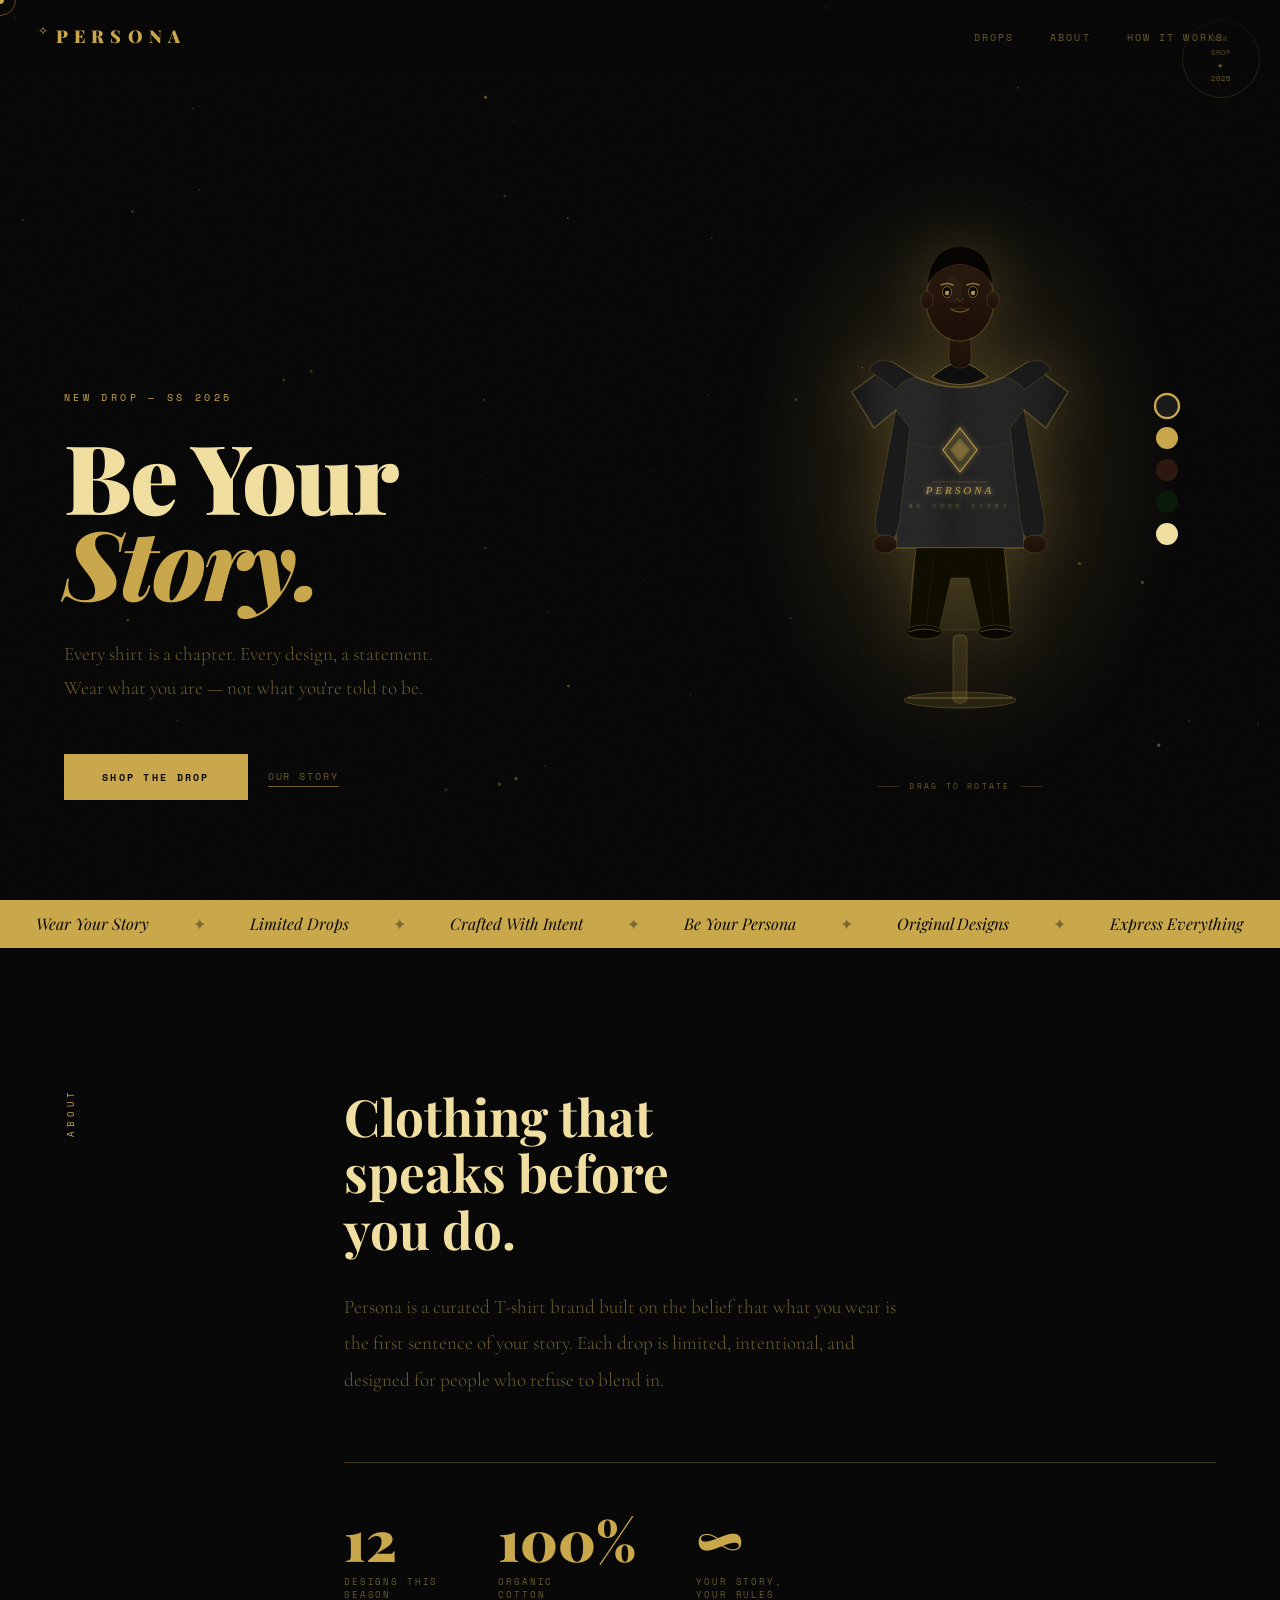
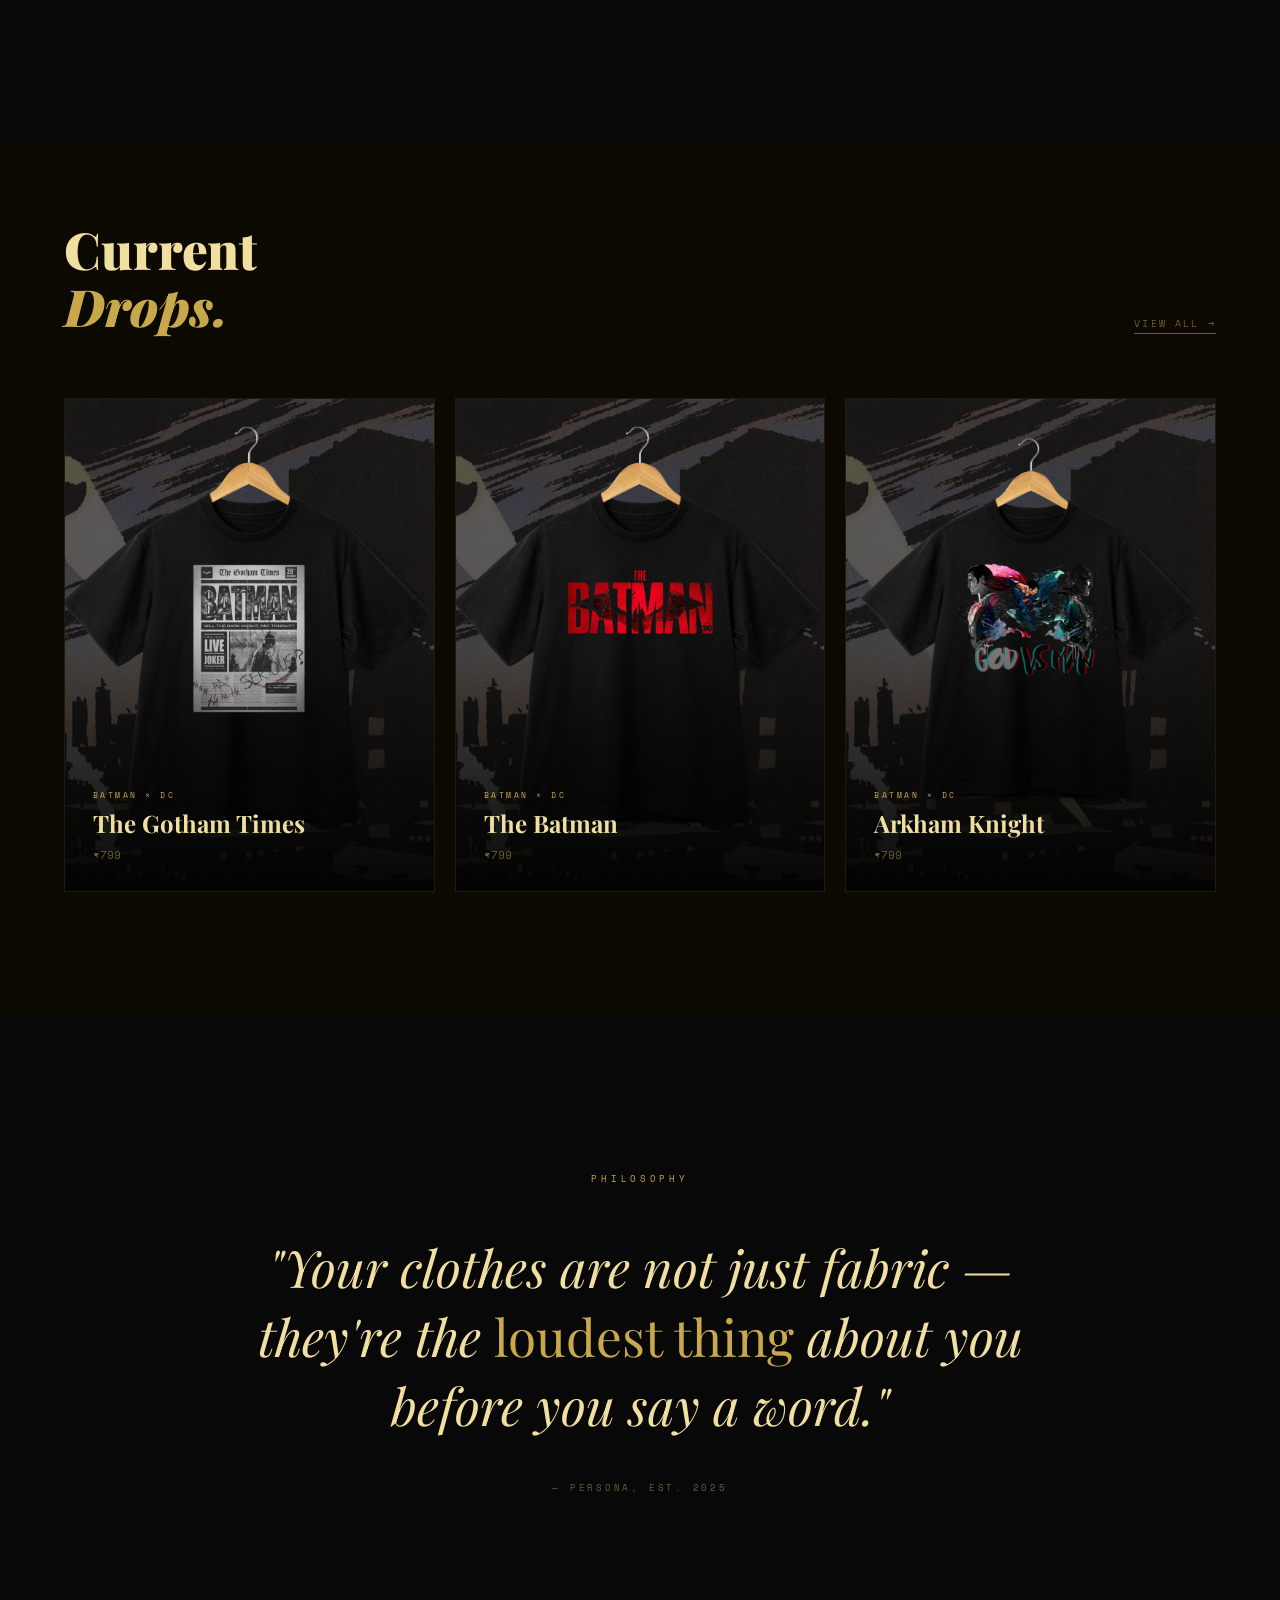
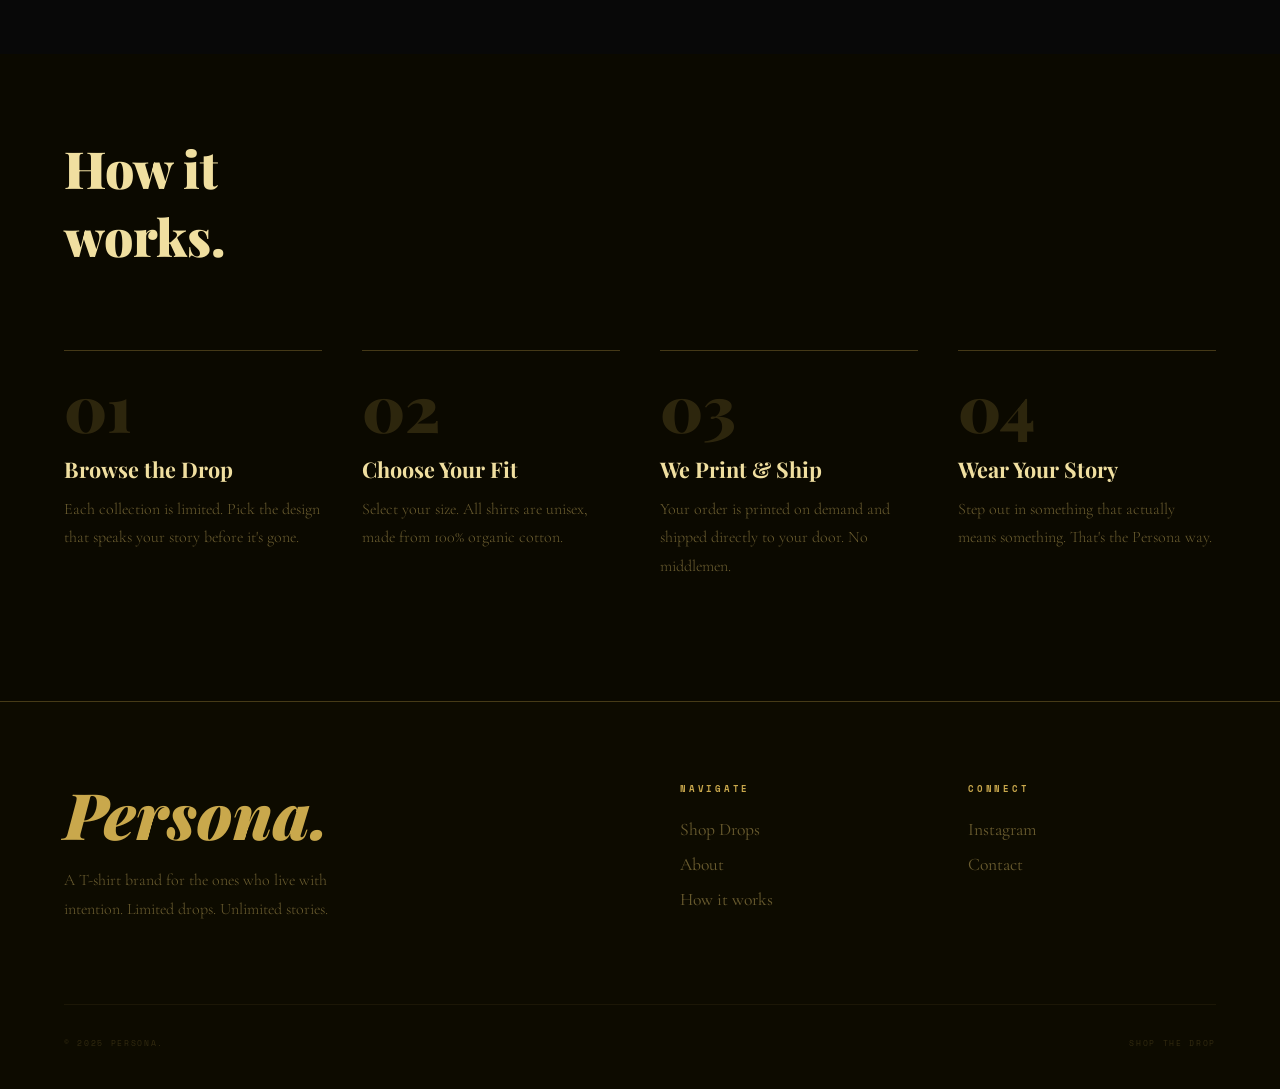
<file: index (1).html>
<!DOCTYPE html>
<html lang="en">
<head>
  <meta charset="UTF-8" />
  <meta name="viewport" content="width=device-width, initial-scale=1.0"/>
  <title>PERSONA — Wear Your Story</title>
  <link href="https://fonts.googleapis.com/css2?family=Playfair+Display:ital,wght@0,400;0,700;0,900;1,400&family=Cormorant+Garamond:wght@300;400;600&family=Space+Mono:wght@400;700&display=swap" rel="stylesheet"/>
  <style>
    *, *::before, *::after { margin: 0; padding: 0; box-sizing: border-box; }
    :root {
      --black: #080808;
      --deep: #0d0b00;
      --gold: #c9a84c;
      --gold-light: #e8c96a;
      --gold-dim: rgba(201,168,76,0.3);
      --gold-faint: rgba(201,168,76,0.08);
      --muted: #6b5d2f;
      --cream: #f0dfa0;
    }
    html { scroll-behavior: smooth; }
    body {
      background: var(--black);
      color: var(--cream);
      font-family: 'Cormorant Garamond', serif;
      overflow-x: hidden;
      cursor: none;
    }
    #cursor-dot {
      width: 8px; height: 8px;
      background: var(--gold);
      border-radius: 50%;
      position: fixed;
      pointer-events: none;
      z-index: 9999;
      transform: translate(-50%,-50%);
      transition: width .2s, height .2s;
    }
    #cursor-ring {
      width: 32px; height: 32px;
      border: 1.5px solid var(--gold);
      border-radius: 50%;
      position: fixed;
      pointer-events: none;
      z-index: 9998;
      transform: translate(-50%,-50%);
      opacity: 0.45;
      transition: width .3s, height .3s, opacity .3s;
    }
    body.hovering #cursor-dot { width: 14px; height: 14px; background: var(--gold-light); }
    body.hovering #cursor-ring { width: 52px; height: 52px; opacity: 0.2; }

    .trail-particle {
      position: fixed;
      pointer-events: none;
      z-index: 9990;
      transform: translate(-50%,-50%);
      animation: trailFade 0.7s ease forwards;
      line-height: 1;
    }
    @keyframes trailFade {
      0%   { opacity:.8; transform:translate(-50%,-50%) scale(1); }
      100% { opacity:0;  transform:translate(-50%,-50%) scale(0.2) translateY(-18px); }
    }
    .cursor-follower {
      position: fixed;
      pointer-events: none;
      z-index: 9985;
      transform: translate(-50%,-50%);
      animation: floatEmoji 3s ease-in-out infinite;
      color: var(--gold);
      line-height: 1;
    }
    @keyframes floatEmoji {
      0%,100% { transform:translate(-50%,-50%) rotate(-12deg) scale(1); }
      50%      { transform:translate(-50%,-50%) rotate(12deg) scale(1.2); }
    }
    body::after {
      content:'';
      position:fixed; inset:0;
      background-image:url("data:image/svg+xml,%3Csvg viewBox='0 0 256 256' xmlns='http://www.w3.org/2000/svg'%3E%3Cfilter id='n'%3E%3CfeTurbulence type='fractalNoise' baseFrequency='0.85' numOctaves='4' stitchTiles='stitch'/%3E%3C/filter%3E%3Crect width='100%25' height='100%25' filter='url(%23n)' opacity='0.04'/%3E%3C/svg%3E");
      pointer-events:none; z-index:200; opacity:.35;
    }
    nav {
      position:fixed; top:0; left:0; right:0; z-index:500;
      padding:24px 56px;
      display:flex; justify-content:space-between; align-items:center;
      background:linear-gradient(to bottom,rgba(8,8,8,.95),transparent);
    }
    .nav-logo {
      font-family:'Playfair Display',serif;
      font-size:1.1rem; font-weight:900;
      letter-spacing:.35em; text-transform:uppercase;
      color:var(--gold); text-decoration:none;
    }
    .nav-links { display:flex; gap:36px; list-style:none; }
    .nav-links a {
      font-family:'Space Mono',monospace;
      font-size:.6rem; letter-spacing:.22em; text-transform:uppercase;
      color:var(--muted); text-decoration:none; transition:color .2s;
    }
    .nav-links a:hover { color:var(--gold); }

    .hero {
      min-height:100vh;
      display:grid; grid-template-columns:1fr 1fr;
      position:relative; overflow:hidden;
    }
    .hero-bg { position:absolute; inset:0; z-index:0; overflow:hidden; }
    .hero-bg canvas { position:absolute; inset:0; }
    .hero-left {
      display:flex; flex-direction:column; justify-content:flex-end;
      padding:140px 64px 100px; position:relative; z-index:2;
    }
    .hero-eyebrow {
      font-family:'Space Mono',monospace;
      font-size:.6rem; letter-spacing:.35em; text-transform:uppercase;
      color:var(--gold); margin-bottom:28px;
      opacity:0; animation:fadeUp .8s .3s forwards;
    }
    .hero-title {
      font-family:'Playfair Display',serif;
      font-size:clamp(3.5rem,7.5vw,9rem); font-weight:900;
      line-height:.9; letter-spacing:-.02em; color:var(--cream);
      opacity:0; animation:fadeUp .9s .5s forwards;
    }
    .hero-title em { font-style:italic; color:var(--gold); display:block; }
    .hero-sub {
      font-size:1.2rem; font-weight:300; color:var(--muted);
      margin-top:32px; max-width:380px; line-height:1.8;
      opacity:0; animation:fadeUp .9s .7s forwards;
    }
    .hero-cta {
      margin-top:48px; display:flex; gap:20px; align-items:center;
      opacity:0; animation:fadeUp .9s .9s forwards;
    }
    .btn-primary {
      background:var(--gold); color:var(--black);
      padding:15px 38px;
      font-family:'Space Mono',monospace;
      font-size:.65rem; letter-spacing:.22em; text-transform:uppercase;
      text-decoration:none; font-weight:700;
      transition:background .3s, transform .2s, box-shadow .3s;
    }
    .btn-primary:hover { background:var(--gold-light); transform:translateY(-3px); box-shadow:0 12px 40px rgba(201,168,76,.35); }
    .btn-ghost {
      font-family:'Space Mono',monospace;
      font-size:.65rem; letter-spacing:.18em; text-transform:uppercase;
      color:var(--muted); text-decoration:none;
      border-bottom:1px solid var(--muted); padding-bottom:2px;
      transition:color .2s, border-color .2s;
    }
    .btn-ghost:hover { color:var(--gold); border-color:var(--gold); }

    .hero-right {
      position:relative; display:flex; align-items:center; justify-content:center;
      z-index:2; padding:100px 40px 60px;
    }
    .mannequin-wrapper {
      position:relative; width:340px; height:540px;
      display:flex; align-items:center; justify-content:center;
    }
    .mannequin-glow {
      position:absolute; inset:-60px;
      background:radial-gradient(ellipse at center,rgba(201,168,76,.18) 0%,transparent 70%);
      pointer-events:none;
    }
    .mannequin-hint {
      position:absolute; bottom:-52px; left:50%;
      transform:translateX(-50%);
      font-family:'Space Mono',monospace;
      font-size:.5rem; letter-spacing:.28em; text-transform:uppercase;
      color:var(--muted); white-space:nowrap;
      display:flex; align-items:center; gap:10px;
    }
    .mannequin-hint::before,.mannequin-hint::after {
      content:''; width:22px; height:1px; background:var(--muted); opacity:.4;
    }
    #mannequin-3d {
      width:100%; height:100%;
      display:flex; align-items:center; justify-content:center;
      cursor:grab; user-select:none;
    }
    #mannequin-3d:active { cursor:grabbing; }
    #mannequin-svg {
      width:280px; height:480px;
      filter:drop-shadow(0 0 30px rgba(201,168,76,.22));
      transition:filter .3s;
    }
    #mannequin-3d:hover #mannequin-svg { filter:drop-shadow(0 0 55px rgba(201,168,76,.5)); }
    .shirt-colors {
      position:absolute; right:-48px; top:50%;
      transform:translateY(-50%);
      display:flex; flex-direction:column; gap:10px;
    }
    .shirt-swatch {
      width:22px; height:22px; border-radius:50%;
      border:2px solid transparent;
      cursor:none; transition:border-color .2s, transform .2s;
    }
    .shirt-swatch.active { border-color:var(--gold); transform:scale(1.2); }
    .shirt-swatch:hover { transform:scale(1.15); }
    .design-badge {
      position:absolute; top:20px; right:20px;
      width:78px; height:78px;
      border:1px solid var(--gold-dim); border-radius:50%;
      display:flex; align-items:center; justify-content:center;
      flex-direction:column; text-align:center;
      animation:spin 22s linear infinite; opacity:.55;
    }
    .design-badge span {
      font-family:'Space Mono',monospace;
      font-size:.42rem; letter-spacing:.15em; text-transform:uppercase;
      color:var(--gold); line-height:2;
    }
    @keyframes spin { from{transform:rotate(0)} to{transform:rotate(360deg)} }

    .marquee-wrap { background:var(--gold); padding:13px 0; overflow:hidden; white-space:nowrap; }
    .marquee-track { display:inline-flex; animation:marquee 20s linear infinite; }
    .marquee-track span { font-family:'Playfair Display',serif; font-size:1rem; font-style:italic; color:var(--black); padding:0 36px; }
    .marquee-track .dot { font-style:normal; opacity:.4; padding:0 8px; }
    @keyframes marquee { from{transform:translateX(0)} to{transform:translateX(-50%)} }

    .about {
      padding:140px 64px; max-width:1400px; margin:0 auto;
      display:grid; grid-template-columns:200px 1fr; gap:80px; align-items:start;
    }
    .section-label {
      font-family:'Space Mono',monospace; font-size:.58rem;
      letter-spacing:.4em; text-transform:uppercase; color:var(--gold);
      writing-mode:vertical-rl; transform:rotate(180deg);
    }
    .about-content h2 {
      font-family:'Playfair Display',serif;
      font-size:clamp(2.5rem,4vw,4.5rem); font-weight:700;
      line-height:1.1; margin-bottom:32px; color:var(--cream);
    }
    .about-content p { font-size:1.2rem; font-weight:300; line-height:1.9; color:var(--muted); max-width:580px; }
    .about-stats {
      display:flex; gap:60px; margin-top:64px; padding-top:48px;
      border-top:1px solid var(--gold-dim);
    }
    .stat-num { font-family:'Playfair Display',serif; font-size:3.5rem; font-weight:900; color:var(--gold); line-height:1; }
    .stat-label { font-family:'Space Mono',monospace; font-size:.58rem; letter-spacing:.2em; text-transform:uppercase; color:var(--muted); margin-top:8px; }

    .drops { padding:80px 64px 120px; background:#0b0900; }
    .drops-header {
      display:flex; justify-content:space-between; align-items:flex-end;
      margin-bottom:64px; max-width:1400px; margin-left:auto; margin-right:auto;
    }
    .drops-header h2 { font-family:'Playfair Display',serif; font-size:clamp(2rem,4vw,4rem); font-weight:900; color:var(--cream); line-height:1.1; }
    .drops-header h2 em { font-style:italic; color:var(--gold); }
    .drops-header a {
      font-family:'Space Mono',monospace; font-size:.62rem; letter-spacing:.22em; text-transform:uppercase;
      color:var(--muted); text-decoration:none; border-bottom:1px solid var(--muted);
      padding-bottom:2px; white-space:nowrap; transition:color .2s, border-color .2s;
    }
    .drops-header a:hover { color:var(--gold); border-color:var(--gold); }
    .drops-grid { display:grid; grid-template-columns:repeat(3,1fr); gap:20px; max-width:1400px; margin:0 auto; }
    .drop-card {
      position:relative; aspect-ratio:3/4; overflow:hidden;
      background:#0d0a00; border:1px solid rgba(201,168,76,.1); transition:border-color .3s;
    }
    .drop-card:hover { border-color:rgba(201,168,76,.4); }
    .drop-card-bg { position:absolute; inset:0; display:flex; align-items:center; justify-content:center; transition:transform .6s cubic-bezier(.25,.46,.45,.94); }
    .drop-card:hover .drop-card-bg { transform:scale(1.06); }
    .drop-overlay { position:absolute; inset:0; background:linear-gradient(to top,rgba(0,0,0,.9) 0%,transparent 55%); }
    .drop-info { position:absolute; bottom:0; left:0; right:0; padding:28px; }
    .drop-tag { font-family:'Space Mono',monospace; font-size:.52rem; letter-spacing:.3em; text-transform:uppercase; color:var(--gold); margin-bottom:8px; }
    .drop-name { font-family:'Playfair Display',serif; font-size:1.5rem; font-weight:700; color:var(--cream); line-height:1.2; }
    .drop-price { font-family:'Space Mono',monospace; font-size:.7rem; color:var(--muted); margin-top:8px; }

    .philosophy { padding:160px 64px; text-align:center; max-width:900px; margin:0 auto; }
    .philosophy .section-label { writing-mode:horizontal-tb; transform:none; display:block; margin:0 auto 48px; }
    .philosophy blockquote { font-family:'Playfair Display',serif; font-size:clamp(2rem,4vw,3.5rem); font-weight:400; font-style:italic; line-height:1.35; color:var(--cream); }
    .philosophy blockquote em { font-style:normal; color:var(--gold); }
    .philosophy cite { display:block; margin-top:40px; font-family:'Space Mono',monospace; font-size:.58rem; letter-spacing:.3em; text-transform:uppercase; color:var(--muted); font-style:normal; }

    .how { padding:80px 64px 120px; background:#0b0900; }
    .how-header { max-width:1400px; margin:0 auto 80px; }
    .how-header h2 { font-family:'Playfair Display',serif; font-size:clamp(2rem,4vw,4rem); font-weight:900; color:var(--cream); }
    .how-steps { display:grid; grid-template-columns:repeat(4,1fr); gap:40px; max-width:1400px; margin:0 auto; }
    .step { padding-top:24px; border-top:1px solid var(--gold-dim); }
    .step-num { font-family:'Playfair Display',serif; font-size:4rem; font-weight:900; color:var(--gold); opacity:.18; line-height:1; margin-bottom:16px; }
    .step-title { font-family:'Playfair Display',serif; font-size:1.35rem; font-weight:700; margin-bottom:12px; color:var(--cream); }
    .step-desc { font-size:1rem; font-weight:300; color:var(--muted); line-height:1.8; }

    footer { background:var(--deep); padding:80px 64px 40px; border-top:1px solid var(--gold-dim); }
    .footer-top { display:grid; grid-template-columns:1fr 1fr; gap:80px; max-width:1400px; margin:0 auto; padding-bottom:80px; border-bottom:1px solid rgba(201,168,76,.08); }
    .footer-brand h3 { font-family:'Playfair Display',serif; font-size:clamp(2.5rem,5vw,5rem); font-weight:900; font-style:italic; color:var(--gold); line-height:1; }
    .footer-brand p { font-size:1rem; font-weight:300; color:var(--muted); margin-top:20px; max-width:320px; line-height:1.8; }
    .footer-links h4 { font-family:'Space Mono',monospace; font-size:.58rem; letter-spacing:.3em; text-transform:uppercase; color:var(--gold); margin-bottom:24px; }
    .footer-links ul { list-style:none; }
    .footer-links li { margin-bottom:14px; }
    .footer-links a { font-family:'Cormorant Garamond',serif; font-size:1.1rem; color:var(--muted); text-decoration:none; transition:color .2s; }
    .footer-links a:hover { color:var(--gold); }
    .footer-bottom { max-width:1400px; margin:0 auto; padding-top:32px; display:flex; justify-content:space-between; align-items:center; }
    .footer-bottom p { font-family:'Space Mono',monospace; font-size:.52rem; letter-spacing:.2em; color:rgba(201,168,76,.2); text-transform:uppercase; }
    .footer-bottom a { color:rgba(201,168,76,.2); text-decoration:none; transition:color .2s; }
    .footer-bottom a:hover { color:var(--gold); }

    @keyframes fadeUp { from{opacity:0;transform:translateY(30px)} to{opacity:1;transform:translateY(0)} }

    @media(max-width:900px){
      .hero{grid-template-columns:1fr;min-height:auto}
      .hero-left{padding:120px 32px 40px}
      .hero-right{padding:40px 32px 80px}
      nav{padding:20px 32px}
      .nav-links{display:none}
      .about{grid-template-columns:1fr;padding:80px 32px;gap:24px}
      .section-label{writing-mode:horizontal-tb;transform:none;margin-bottom:12px}
      .drops{padding:60px 32px 80px}
      .drops-header{flex-direction:column;align-items:flex-start;gap:20px}
      .drops-grid{grid-template-columns:1fr 1fr}
      .how{padding:60px 32px 80px}
      .how-steps{grid-template-columns:1fr 1fr}
      .philosophy{padding:80px 32px}
      footer{padding:60px 32px 32px}
      .footer-top{grid-template-columns:1fr;gap:48px}
      .about-stats{gap:32px}
      .shirt-colors{right:-35px}
    }
    @media(max-width:600px){
      .drops-grid{grid-template-columns:1fr}
      .how-steps{grid-template-columns:1fr}
    }
  </style>
</head>
<body>

<div id="cursor-dot"></div>
<div id="cursor-ring"></div>
<div class="cursor-follower" id="f1" style="font-size:1rem">✦</div>
<div class="cursor-follower" id="f2" style="font-size:.85rem">★</div>
<div class="cursor-follower" id="f3" style="font-size:1.1rem">◆</div>
<div class="cursor-follower" id="f4" style="font-size:.75rem">✧</div>

<nav>
  <a href="#" class="nav-logo">Persona</a>
  <ul class="nav-links">
    <li><a href="shop.html">Drops</a></li>
    <li><a href="#about">About</a></li>
    <li><a href="#how">How it works</a></li>
  </ul>
</nav>

<section class="hero" id="home">
  <div class="hero-bg"><canvas id="particleCanvas"></canvas></div>
  <div class="hero-left">
    <p class="hero-eyebrow">New Drop — SS 2025</p>
    <h1 class="hero-title">Be Your<br/><em>Story.</em></h1>
    <p class="hero-sub">Every shirt is a chapter. Every design, a statement. Wear what you are — not what you're told to be.</p>
    <div class="hero-cta">
      <a href="shop.html" class="btn-primary">Shop the Drop</a>
      <a href="#about" class="btn-ghost">Our story</a>
    </div>
  </div>

  <div class="hero-right">
    <div class="design-badge"><span>NEW<br/>DROP<br/>★<br/>2025</span></div>
    <div class="mannequin-wrapper">
      <div class="mannequin-glow"></div>
      <div class="shirt-colors" id="shirtColors">
        <div class="shirt-swatch active" style="background:#1a1a1a" data-color="#1a1a1a"></div>
        <div class="shirt-swatch" style="background:#c9a84c" data-color="#c9a84c"></div>
        <div class="shirt-swatch" style="background:#2c1810" data-color="#2c1810"></div>
        <div class="shirt-swatch" style="background:#0a1a0a" data-color="#0a1a0a"></div>
        <div class="shirt-swatch" style="background:#f0dfa0" data-color="#f0dfa0"></div>
      </div>
      <div id="mannequin-3d">
        <svg id="mannequin-svg" viewBox="0 0 280 480" fill="none" xmlns="http://www.w3.org/2000/svg">
          <defs>
            <linearGradient id="bodyShade" x1="0" y1="0" x2="1" y2="0">
              <stop offset="0%" stop-color="rgba(0,0,0,0.35)"/>
              <stop offset="45%" stop-color="rgba(255,255,255,0.04)"/>
              <stop offset="100%" stop-color="rgba(0,0,0,0.28)"/>
            </linearGradient>
            <linearGradient id="skinGrad" x1="0" y1="0" x2="0" y2="1">
              <stop offset="0%" stop-color="#2a1a0e"/>
              <stop offset="100%" stop-color="#1a0e06"/>
            </linearGradient>
            <filter id="glow2">
              <feGaussianBlur stdDeviation="2.5" result="b"/>
              <feMerge><feMergeNode in="b"/><feMergeNode in="SourceGraphic"/></feMerge>
            </filter>
          </defs>

          <!-- Stand -->
          <ellipse cx="140" cy="470" rx="56" ry="8" fill="rgba(201,168,76,.12)" stroke="rgba(201,168,76,.25)" stroke-width="1"/>
          <rect x="133" y="405" width="14" height="68" rx="5" fill="rgba(201,168,76,.15)" stroke="rgba(201,168,76,.25)" stroke-width="1"/>
          <line x1="88" y1="468" x2="192" y2="468" stroke="rgba(201,168,76,.25)" stroke-width="2"/>

          <!-- Hips -->
          <path d="M96 320 Q89 360 91 400 L189 400 Q191 360 184 320 Z" fill="rgba(201,168,76,.05)" stroke="rgba(201,168,76,.18)" stroke-width="1"/>

          <!-- SHIRT body -->
          <path id="shirt-body"
            d="M72 132 L32 162 L54 198 L76 180 L76 318 L204 318 L204 180 L226 198 L248 162 L208 132 L184 147 Q140 168 96 147 Z"
            fill="#1a1a1a" stroke="rgba(201,168,76,.32)" stroke-width="1.5"/>
          <!-- Shade overlay -->
          <path d="M72 132 L32 162 L54 198 L76 180 L76 318 L204 318 L204 180 L226 198 L248 162 L208 132 L184 147 Q140 168 96 147 Z"
            fill="url(#bodyShade)" opacity=".65"/>

          <!-- Shirt seam -->
          <line x1="140" y1="168" x2="140" y2="316" stroke="rgba(201,168,76,.1)" stroke-width="1" stroke-dasharray="4,7"/>
          <path d="M76 210 Q140 228 204 210" stroke="rgba(201,168,76,.08)" stroke-width="1" fill="none"/>

          <!-- PERSONA print design -->
          <g id="shirt-design" filter="url(#glow2)">
            <polygon points="140,198 157,220 140,242 123,220" stroke="rgba(201,168,76,.85)" stroke-width="1.2" fill="rgba(201,168,76,.07)"/>
            <polygon points="140,208 150,220 140,232 130,220" fill="rgba(201,168,76,.28)"/>
            <line x1="112" y1="252" x2="168" y2="252" stroke="rgba(201,168,76,.28)" stroke-width=".8"/>
            <text x="140" y="264" text-anchor="middle" font-family="serif" font-size="11" font-style="italic" fill="rgba(201,168,76,.9)" letter-spacing="3">PERSONA</text>
            <text x="140" y="278" text-anchor="middle" font-family="monospace" font-size="5.5" fill="rgba(201,168,76,.38)" letter-spacing="4.5">BE YOUR STORY</text>
          </g>

          <!-- Collar -->
          <path d="M112 147 Q140 162 168 147 Q155 135 140 132 Q125 135 112 147 Z"
            fill="#0d0d0d" stroke="rgba(201,168,76,.4)" stroke-width="1.2"/>
          <!-- Shoulder seams -->
          <path d="M72 132 Q56 126 49 140 L76 160 Q81 150 96 147 Z" fill="#1a1a1a" stroke="rgba(201,168,76,.18)" stroke-width="1"/>
          <path d="M208 132 Q224 126 231 140 L204 160 Q199 150 184 147 Z" fill="#1a1a1a" stroke="rgba(201,168,76,.18)" stroke-width="1"/>

          <!-- Neck -->
          <rect x="129" y="92" width="22" height="46" rx="9" fill="url(#skinGrad)" stroke="rgba(201,168,76,.18)" stroke-width="1"/>

          <!-- Head -->
          <ellipse cx="140" cy="70" rx="34" ry="41" fill="url(#skinGrad)" stroke="rgba(201,168,76,.22)" stroke-width="1.5"/>
          <ellipse cx="133" cy="60" rx="9" ry="13" fill="rgba(255,255,255,0.035)"/>
          <!-- Eyes -->
          <ellipse cx="127" cy="62" rx="4.5" ry="5.5" fill="#060402" stroke="rgba(201,168,76,.5)" stroke-width="1"/>
          <ellipse cx="153" cy="62" rx="4.5" ry="5.5" fill="#060402" stroke="rgba(201,168,76,.5)" stroke-width="1"/>
          <circle cx="127" cy="63" r="2.2" fill="rgba(201,168,76,.85)"/>
          <circle cx="153" cy="63" r="2.2" fill="rgba(201,168,76,.85)"/>
          <circle cx="128.2" cy="61.8" r=".7" fill="rgba(255,255,255,.5)"/>
          <circle cx="154.2" cy="61.8" r=".7" fill="rgba(255,255,255,.5)"/>
          <!-- Eyebrows -->
          <path d="M121 55 Q127 52 133 55" stroke="rgba(201,168,76,.65)" stroke-width="1.5" fill="none" stroke-linecap="round"/>
          <path d="M147 55 Q153 52 159 55" stroke="rgba(201,168,76,.65)" stroke-width="1.5" fill="none" stroke-linecap="round"/>
          <!-- Nose -->
          <path d="M137 68 Q140 75 143 68" stroke="rgba(201,168,76,.28)" stroke-width="1" fill="none"/>
          <!-- Lips -->
          <path d="M131 79 Q140 85 149 79" stroke="rgba(201,168,76,.45)" stroke-width="1.3" fill="none" stroke-linecap="round"/>
          <path d="M133 79 Q140 77 147 79" stroke="rgba(201,168,76,.2)" stroke-width=".8" fill="none"/>
          <!-- Hair -->
          <path d="M107 56 Q110 18 140 16 Q170 18 173 56 Q163 36 140 34 Q117 36 107 56 Z"
            fill="#060402" stroke="rgba(201,168,76,.12)" stroke-width="1"/>
          <!-- Ears -->
          <ellipse cx="107" cy="70" rx="6" ry="9" fill="url(#skinGrad)" stroke="rgba(201,168,76,.18)" stroke-width="1"/>
          <ellipse cx="173" cy="70" rx="6" ry="9" fill="url(#skinGrad)" stroke="rgba(201,168,76,.18)" stroke-width="1"/>

          <!-- Arms -->
          <path d="M76 180 L56 285 Q53 300 60 306 L74 308 Q78 302 80 288 L90 198 Z"
            fill="#1a1a1a" stroke="rgba(201,168,76,.18)" stroke-width="1"/>
          <ellipse cx="65" cy="314" rx="12" ry="9" fill="url(#skinGrad)" stroke="rgba(201,168,76,.18)" stroke-width="1"/>
          <path d="M204 180 L224 285 Q227 300 220 306 L206 308 Q202 302 200 288 L190 198 Z"
            fill="#1a1a1a" stroke="rgba(201,168,76,.18)" stroke-width="1"/>
          <ellipse cx="215" cy="314" rx="12" ry="9" fill="url(#skinGrad)" stroke="rgba(201,168,76,.18)" stroke-width="1"/>

          <!-- Legs -->
          <path d="M96 318 L89 400 L119 400 L131 348 L149 348 L161 400 L191 400 L184 318 Z"
            fill="#100d00" stroke="rgba(201,168,76,.16)" stroke-width="1"/>
          <line x1="114" y1="328" x2="106" y2="396" stroke="rgba(201,168,76,.08)" stroke-width="1"/>
          <line x1="166" y1="328" x2="174" y2="396" stroke="rgba(201,168,76,.08)" stroke-width="1"/>

          <!-- Shoes -->
          <ellipse cx="104" cy="402" rx="18" ry="7" fill="#080600" stroke="rgba(201,168,76,.22)" stroke-width="1"/>
          <ellipse cx="176" cy="402" rx="18" ry="7" fill="#080600" stroke="rgba(201,168,76,.22)" stroke-width="1"/>
          <path d="M88 402 Q104 396 120 402" stroke="rgba(201,168,76,.38)" stroke-width="1" fill="none"/>
          <path d="M160 402 Q176 396 192 402" stroke="rgba(201,168,76,.38)" stroke-width="1" fill="none"/>
        </svg>
      </div>
      <div class="mannequin-hint">drag to rotate</div>
    </div>
  </div>
</section>

<div class="marquee-wrap">
  <div class="marquee-track">
    <span>Wear Your Story</span><span class="dot">✦</span>
    <span>Limited Drops</span><span class="dot">✦</span>
    <span>Crafted With Intent</span><span class="dot">✦</span>
    <span>Be Your Persona</span><span class="dot">✦</span>
    <span>Original Designs</span><span class="dot">✦</span>
    <span>Express Everything</span><span class="dot">✦</span>
    <span>Wear Your Story</span><span class="dot">✦</span>
    <span>Limited Drops</span><span class="dot">✦</span>
    <span>Crafted With Intent</span><span class="dot">✦</span>
    <span>Be Your Persona</span><span class="dot">✦</span>
    <span>Original Designs</span><span class="dot">✦</span>
    <span>Express Everything</span><span class="dot">✦</span>
  </div>
</div>

<section class="about" id="about">
  <div><div class="section-label">About</div></div>
  <div class="about-content">
    <h2>Clothing that<br/>speaks before<br/>you do.</h2>
    <p>Persona is a curated T-shirt brand built on the belief that what you wear is the first sentence of your story. Each drop is limited, intentional, and designed for people who refuse to blend in.</p>
    <div class="about-stats">
      <div><div class="stat-num">12</div><div class="stat-label">Designs this<br/>season</div></div>
      <div><div class="stat-num">100%</div><div class="stat-label">Organic<br/>cotton</div></div>
      <div><div class="stat-num">∞</div><div class="stat-label">Your story,<br/>your rules</div></div>
    </div>
  </div>
</section>

<section class="drops" id="drops">
  <div class="drops-header">
    <h2>Current<br/><em>Drops.</em></h2>
    <a href="shop.html">View All →</a>
  </div>
  <div class="drops-grid">
    <a class="drop-card" href="shop.html" style="text-decoration:none;display:block;">
      <div class="drop-card-bg">
        <img src="images/img_01.png" alt="The Gotham Times" style="width:100%;height:100%;object-fit:cover;"/>
      </div>
      <div class="drop-overlay"></div>
      <div class="drop-info"><p class="drop-tag">Batman × DC</p><h3 class="drop-name">The Gotham Times</h3><p class="drop-price">₹799</p></div>
    </a>
    <a class="drop-card" href="shop.html" style="text-decoration:none;display:block;">
      <div class="drop-card-bg">
        <img src="images/img_02.png" alt="The Batman" style="width:100%;height:100%;object-fit:cover;"/>
      </div>
      <div class="drop-overlay"></div>
      <div class="drop-info"><p class="drop-tag">Batman × DC</p><h3 class="drop-name">The Batman</h3><p class="drop-price">₹799</p></div>
    </a>
    <a class="drop-card" href="shop.html" style="text-decoration:none;display:block;">
      <div class="drop-card-bg">
        <img src="images/img_03.png" alt="Arkham Knight" style="width:100%;height:100%;object-fit:cover;"/>
      </div>
      <div class="drop-overlay"></div>
      <div class="drop-info"><p class="drop-tag">Batman × DC</p><h3 class="drop-name">Arkham Knight</h3><p class="drop-price">₹799</p></div>
    </a>
  </div>
</section>

<section class="philosophy">
  <span class="section-label">Philosophy</span>
  <blockquote>"Your clothes are not just fabric —<br/>they're the <em>loudest thing</em> about you<br/>before you say a word."</blockquote>
  <cite>— Persona, est. 2025</cite>
</section>

<section class="how" id="how">
  <div class="how-header"><h2>How it<br/>works.</h2></div>
  <div class="how-steps">
    <div class="step"><div class="step-num">01</div><h3 class="step-title">Browse the Drop</h3><p class="step-desc">Each collection is limited. Pick the design that speaks your story before it's gone.</p></div>
    <div class="step"><div class="step-num">02</div><h3 class="step-title">Choose Your Fit</h3><p class="step-desc">Select your size. All shirts are unisex, made from 100% organic cotton.</p></div>
    <div class="step"><div class="step-num">03</div><h3 class="step-title">We Print & Ship</h3><p class="step-desc">Your order is printed on demand and shipped directly to your door. No middlemen.</p></div>
    <div class="step"><div class="step-num">04</div><h3 class="step-title">Wear Your Story</h3><p class="step-desc">Step out in something that actually means something. That's the Persona way.</p></div>
  </div>
</section>

<footer>
  <div class="footer-top">
    <div class="footer-brand">
      <h3>Persona.</h3>
      <p>A T-shirt brand for the ones who live with intention. Limited drops. Unlimited stories.</p>
    </div>
    <div style="display:grid;grid-template-columns:1fr 1fr;gap:40px">
      <div class="footer-links">
        <h4>Navigate</h4>
        <ul>
          <li><a href="shop.html">Shop Drops</a></li>
          <li><a href="#about">About</a></li>
          <li><a href="#how">How it works</a></li>
        </ul>
      </div>
      <div class="footer-links">
        <h4>Connect</h4>
        <ul>
          <li><a href="#">Instagram</a></li>
          <li><a href="#">Contact</a></li>
        </ul>
      </div>
    </div>
  </div>
  <div class="footer-bottom">
    <p>© 2025 Persona.</p>
    <p><a href="shop.html">Shop the Drop</a></p>
  </div>
</footer>

<script>
/* CURSOR */
const dot = document.getElementById('cursor-dot');
const ring = document.getElementById('cursor-ring');
let mx=0,my=0,rx=0,ry=0;

document.addEventListener('mousemove',e=>{ mx=e.clientX; my=e.clientY; dot.style.left=mx+'px'; dot.style.top=my+'px'; spawnTrail(mx,my); });
(function ar(){ rx+=(mx-rx)*.1; ry+=(my-ry)*.1; ring.style.left=rx+'px'; ring.style.top=ry+'px'; requestAnimationFrame(ar); })();
document.querySelectorAll('a,button,.drop-card,.shirt-swatch').forEach(el=>{
  el.addEventListener('mouseenter',()=>document.body.classList.add('hovering'));
  el.addEventListener('mouseleave',()=>document.body.classList.remove('hovering'));
});

/* TRAIL */
const SHAPES=['✦','★','◆','✧','◈','⬡'];
let lastTrail=0;
function spawnTrail(x,y){
  const now=Date.now(); if(now-lastTrail<65) return; lastTrail=now;
  const p=document.createElement('div');
  p.className='trail-particle';
  const s=7+Math.random()*9;
  p.style.cssText=`left:${x}px;top:${y}px;font-size:${s}px;color:rgba(201,168,76,${.35+Math.random()*.45})`;
  p.textContent=SHAPES[Math.floor(Math.random()*SHAPES.length)];
  document.body.appendChild(p);
  setTimeout(()=>p.remove(),750);
}

/* FOLLOWERS */
const fData=[
  {el:document.getElementById('f1'),x:0,y:0,lag:.052,ox:-42,oy:-36},
  {el:document.getElementById('f2'),x:0,y:0,lag:.038,ox: 38,oy:-28},
  {el:document.getElementById('f3'),x:0,y:0,lag:.028,ox:-30,oy: 40},
  {el:document.getElementById('f4'),x:0,y:0,lag:.065,ox: 45,oy: 32},
];
(function af(){
  fData.forEach(f=>{
    f.x+=(mx+f.ox-f.x)*f.lag;
    f.y+=(my+f.oy-f.y)*f.lag;
    f.el.style.left=f.x+'px';
    f.el.style.top=f.y+'px';
  });
  requestAnimationFrame(af);
})();

/* PARTICLE CANVAS */
const canvas=document.getElementById('particleCanvas');
const ctx=canvas.getContext('2d');
function rz(){ canvas.width=canvas.parentElement.offsetWidth; canvas.height=canvas.parentElement.offsetHeight; }
rz(); window.addEventListener('resize',rz);
const pts=Array.from({length:55},()=>({
  x:Math.random()*1400,y:Math.random()*800,
  r:.4+Math.random()*1.4,vx:(Math.random()-.5)*.28,vy:(Math.random()-.5)*.28,
  a:Math.random(),da:.002+Math.random()*.005
}));
(function dp(){
  ctx.clearRect(0,0,canvas.width,canvas.height);
  pts.forEach(p=>{
    p.x+=p.vx; p.y+=p.vy; p.a+=p.da;
    if(p.a>1||p.a<0) p.da*=-1;
    if(p.x<0||p.x>canvas.width) p.vx*=-1;
    if(p.y<0||p.y>canvas.height) p.vy*=-1;
    ctx.beginPath(); ctx.arc(p.x,p.y,p.r,0,Math.PI*2);
    ctx.fillStyle=`rgba(201,168,76,${p.a*.48})`; ctx.fill();
  });
  requestAnimationFrame(dp);
})();

/* MANNEQUIN ROTATE */
const m3d=document.getElementById('mannequin-3d');
const mSvg=document.getElementById('mannequin-svg');
const shirtBody=document.getElementById('shirt-body');
const shirtDesign=document.getElementById('shirt-design');
let drag=false,sx=0,angle=0,tAngle=0,vel=0;

m3d.addEventListener('mousedown',e=>{ drag=true; sx=e.clientX; m3d.style.cursor='grabbing'; });
window.addEventListener('mouseup',()=>{ drag=false; m3d.style.cursor='grab'; });
window.addEventListener('mousemove',e=>{
  if(!drag) return;
  const dx=e.clientX-sx; sx=e.clientX; vel=dx; tAngle+=dx*.65;
});
m3d.addEventListener('touchstart',e=>{ drag=true; sx=e.touches[0].clientX; },{passive:true});
window.addEventListener('touchend',()=>{ drag=false; });
window.addEventListener('touchmove',e=>{
  if(!drag) return;
  const dx=e.touches[0].clientX-sx; sx=e.touches[0].clientX; vel=dx; tAngle+=dx*.65;
},{passive:true});

(function am(){
  if(!drag){ vel*=.92; tAngle+=vel; }
  angle+=(tAngle-angle)*.12;
  const rad=angle*Math.PI/180;
  const cosA=Math.cos(rad);
  const scaleX=Math.max(.12,Math.abs(cosA));
  const flip=cosA<0 ? -scaleX : scaleX;
  mSvg.style.transform=`scaleX(${flip})`;
  if(shirtDesign) shirtDesign.style.opacity=scaleX>.38 ? '1':'0';
  requestAnimationFrame(am);
})();

/* SHIRT COLOR */
document.querySelectorAll('.shirt-swatch').forEach(sw=>{
  sw.addEventListener('click',()=>{
    document.querySelectorAll('.shirt-swatch').forEach(s=>s.classList.remove('active'));
    sw.classList.add('active');
    const c=sw.getAttribute('data-color');
    shirtBody.setAttribute('fill',c);
    const lightColors=['#f0dfa0','#c9a84c'];
    const isLight=lightColors.includes(c);
    if(shirtDesign){
      const fill=isLight?'rgba(10,8,0,0.75)':'';
      const stroke=isLight?'rgba(10,8,0,0.5)':'';
      shirtDesign.querySelectorAll('text,polygon,line').forEach(el=>{
        el.style.fill=fill; el.style.stroke=stroke;
      });
    }
  });
});

/* SCROLL REVEAL */
const obs=new IntersectionObserver(es=>es.forEach(e=>{
  if(e.isIntersecting){ e.target.style.opacity='1'; e.target.style.transform='translateY(0)'; }
}),{threshold:.1});
document.querySelectorAll('.step,.drop-card,.about-content,.philosophy blockquote').forEach(el=>{
  el.style.opacity='0'; el.style.transform='translateY(38px)';
  el.style.transition='opacity .7s ease,transform .7s ease';
  obs.observe(el);
});
</script>
</body>
</html>
</file>
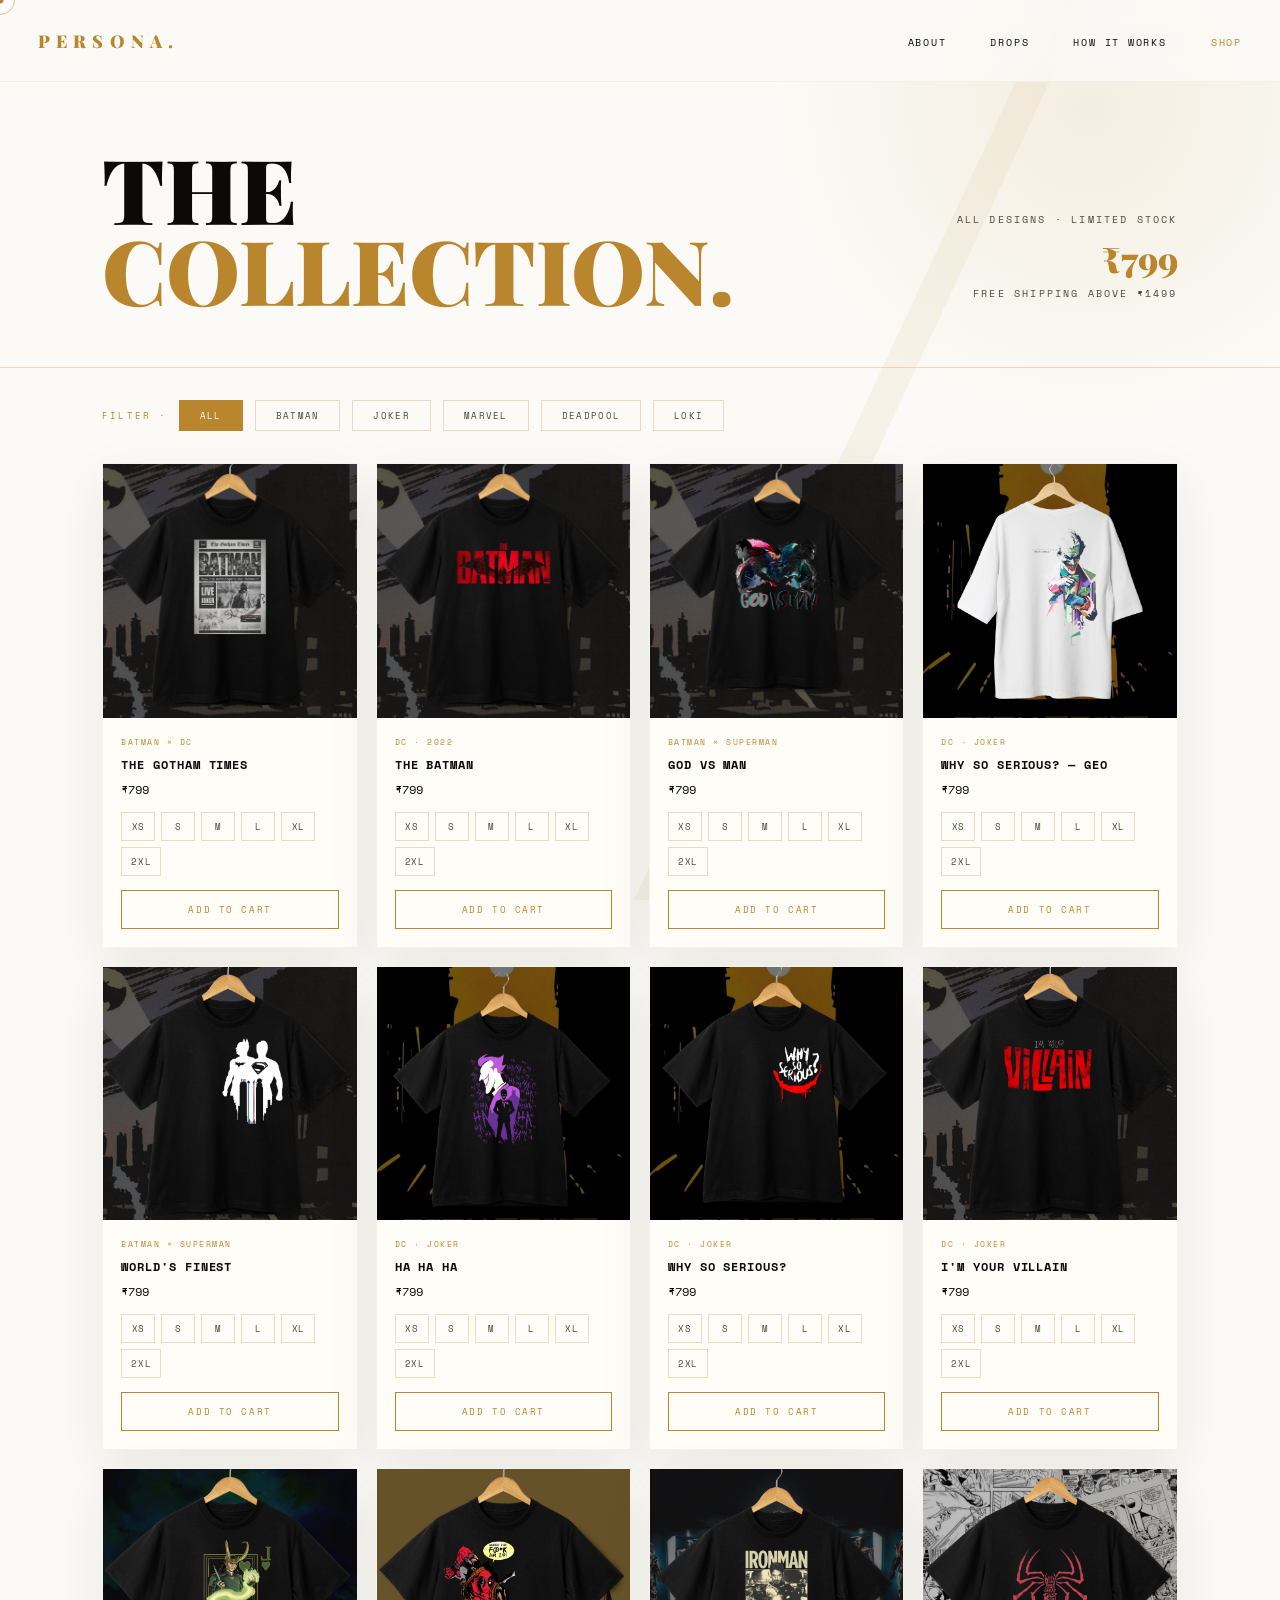
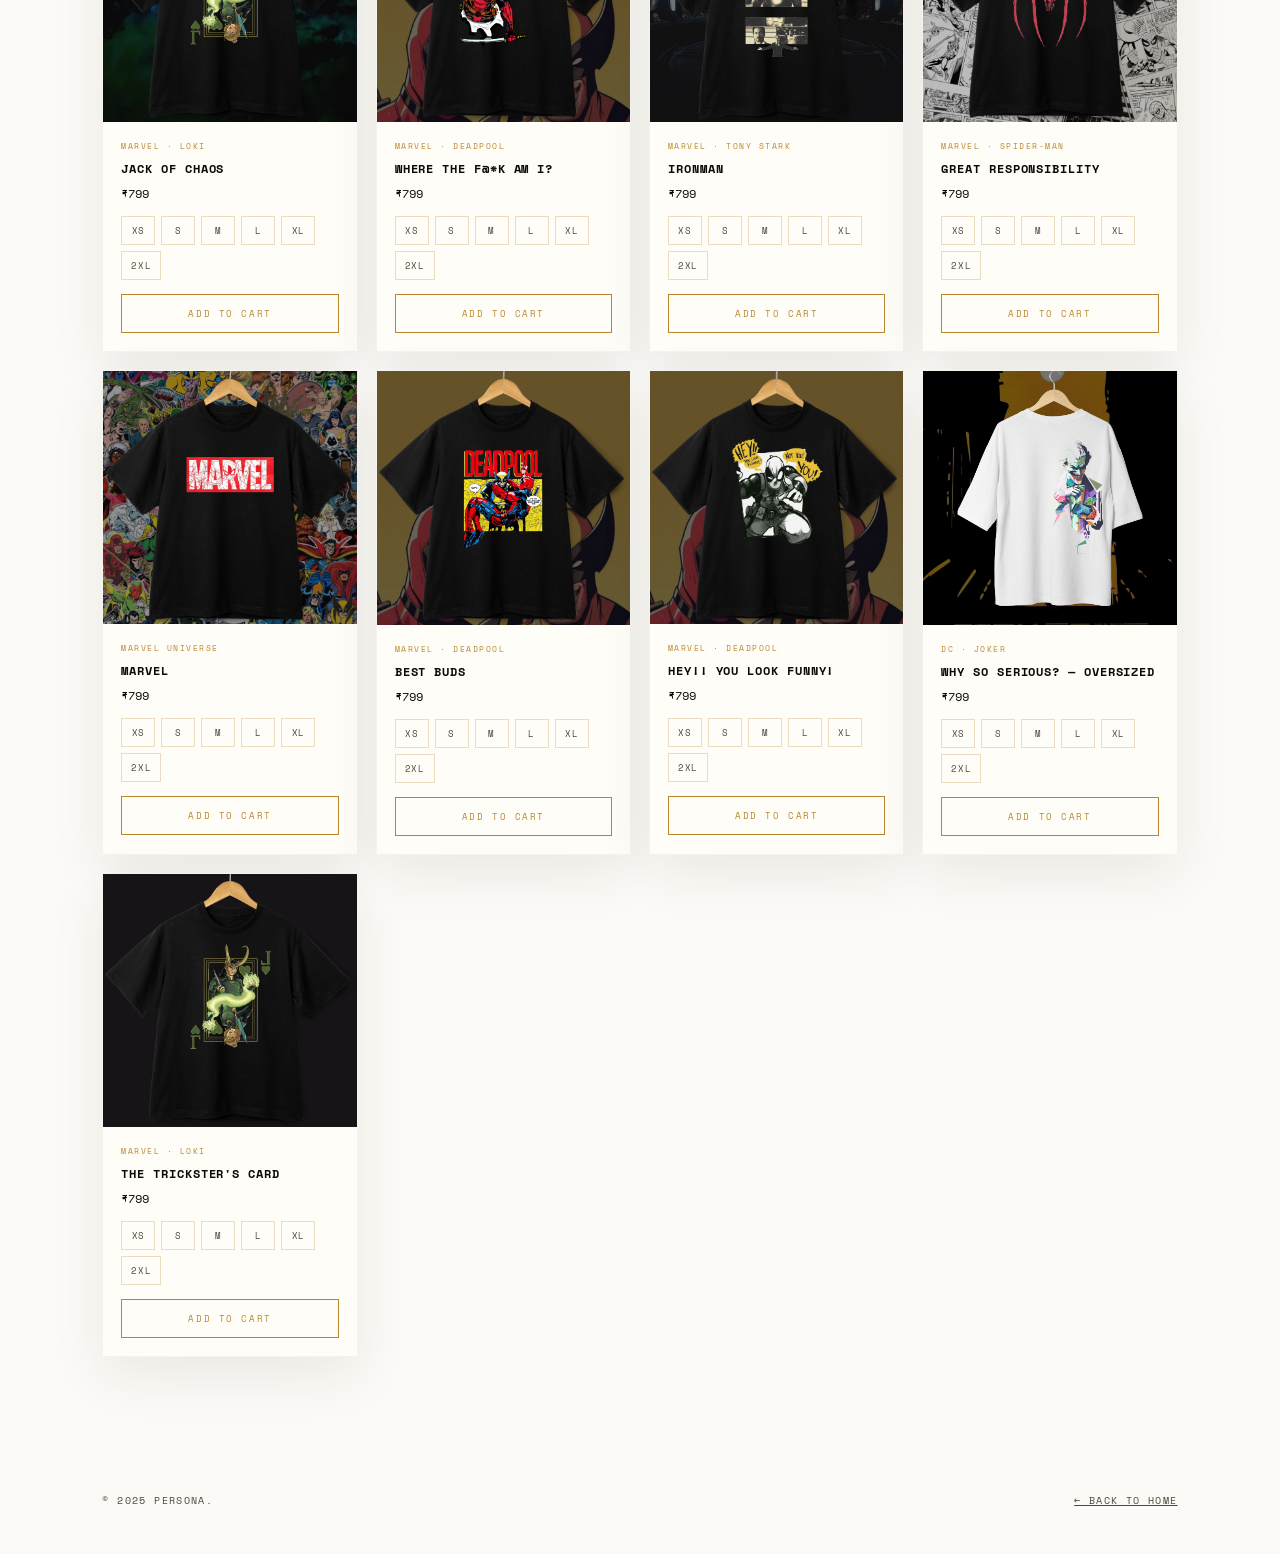
<file: shop (1).html>
<!DOCTYPE html>
<html lang="en">
<head>
  <meta charset="UTF-8" />
  <meta name="viewport" content="width=device-width, initial-scale=1.0"/>
  <title>PERSONA — Shop the Drop</title>
  <link href="https://fonts.googleapis.com/css2?family=Playfair+Display:ital,wght@0,400;0,700;0,900;1,400&family=Cormorant+Garamond:wght@300;400;600&family=Space+Mono:wght@400;700&display=swap" rel="stylesheet"/>
  <link rel="stylesheet" href="shop.css"/>
</head>
<body>
<div id="cursor-dot"></div>
<div id="cursor-ring"></div>

<nav>
  <a class="nav-logo" href="index.html">Persona.</a>
  <ul class="nav-links">
    <li><a href="index.html#about">About</a></li>
    <li><a href="index.html#drops">Drops</a></li>
    <li><a href="index.html#how">How it works</a></li>
    <li><a href="#" style="color:var(--gold)">Shop</a></li>
  </ul>
</nav>

<div class="page-header">
  <h1>The <em>Collection.</em></h1>
  <div class="page-header-meta">
    <p>All designs · Limited stock</p>
    <span>₹799</span>
    <p style="margin-top:4px">Free shipping above ₹1499</p>
  </div>
</div>

<div class="filter-bar">
  <span class="filter-label">Filter ·</span>
  <button class="filter-btn active" data-filter="all">All</button>
  <button class="filter-btn" data-filter="batman">Batman</button>
  <button class="filter-btn" data-filter="joker">Joker</button>
  <button class="filter-btn" data-filter="marvel">Marvel</button>
  <button class="filter-btn" data-filter="deadpool">Deadpool</button>
  <button class="filter-btn" data-filter="loki">Loki</button>
</div>

<div class="shop-grid" id="shopGrid">

<div class="product-card" data-filter="batman" data-index="0" onclick="openModal(0)">
    <div class="product-card-img">
      <img src="images/img_01.png" alt="The Gotham Times" loading="lazy"/>
      <div class="mannequin-preview">
        <div style="position:relative;width:160px;height:280px;display:flex;align-items:center;justify-content:center">
          <svg viewBox="0 0 280 480" xmlns="http://www.w3.org/2000/svg">
  <defs>
    <linearGradient id="skinG111111" x1="0" y1="0" x2="0" y2="1">
      <stop offset="0%" stop-color="#c8a882"/><stop offset="100%" stop-color="#a07050"/>
    </linearGradient>
  </defs>
  <path d="M60 175 L28 145 L52 130 L80 165 Q98 178 140 182 Q182 178 200 165 L228 130 L252 145 L220 175 L220 370 L60 370 Z" fill="#111111" stroke="rgba(201,168,76,.3)" stroke-width="1.5"/>
  <path d="M108 168 Q140 185 172 168 Q158 152 140 148 Q122 152 108 168 Z" fill="#0d0d0d" stroke="rgba(201,168,76,.4)" stroke-width="1.2"/>
  <path d="M80 168 L52 145 L28 145 L55 210 L90 210 Z" fill="#111111" stroke="rgba(201,168,76,.18)" stroke-width="1"/>
  <path d="M200 168 L228 145 L252 145 L225 210 L190 210 Z" fill="#111111" stroke="rgba(201,168,76,.18)" stroke-width="1"/>
  <rect x="126" y="112" width="28" height="44" rx="10" fill="url(#skinG111111)" stroke="rgba(201,168,76,.18)" stroke-width="1"/>
  <ellipse cx="140" cy="82" rx="38" ry="44" fill="url(#skinG111111)" stroke="rgba(201,168,76,.22)" stroke-width="1.5"/>
  <ellipse cx="125" cy="73" rx="5" ry="6" fill="#060402" stroke="rgba(201,168,76,.5)" stroke-width="1"/>
  <ellipse cx="155" cy="73" rx="5" ry="6" fill="#060402" stroke="rgba(201,168,76,.5)" stroke-width="1"/>
  <circle cx="125" cy="74" r="2.5" fill="rgba(201,168,76,.85)"/>
  <circle cx="155" cy="74" r="2.5" fill="rgba(201,168,76,.85)"/>
  <path d="M117 64 Q125 61 133 64" stroke="rgba(201,168,76,.65)" stroke-width="1.5" fill="none" stroke-linecap="round"/>
  <path d="M147 64 Q155 61 163 64" stroke="rgba(201,168,76,.65)" stroke-width="1.5" fill="none" stroke-linecap="round"/>
  <path d="M136 80 Q140 87 144 80" stroke="rgba(201,168,76,.28)" stroke-width="1" fill="none"/>
  <path d="M129 93 Q140 100 151 93" stroke="rgba(201,168,76,.45)" stroke-width="1.3" fill="none" stroke-linecap="round"/>
  <path d="M103 68 Q107 28 140 25 Q173 28 177 68 Q165 44 140 42 Q115 44 103 68 Z" fill="#060402" stroke="rgba(201,168,76,.12)" stroke-width="1"/>
  <path d="M55 215 L38 320 Q35 336 42 342 L56 344 Q60 338 62 324 L78 225 Z" fill="url(#skinG111111)" stroke="rgba(201,168,76,.18)" stroke-width="1"/>
  <path d="M225 215 L242 320 Q245 336 238 342 L224 344 Q220 338 218 324 L202 225 Z" fill="url(#skinG111111)" stroke="rgba(201,168,76,.18)" stroke-width="1"/>
  <path d="M60 370 L52 470 L110 470 L140 400 L170 470 L228 470 L220 370 Z" fill="#1a1600" stroke="rgba(201,168,76,.16)" stroke-width="1"/>
  <ellipse cx="80" cy="472" rx="30" ry="8" fill="#080600" stroke="rgba(201,168,76,.22)" stroke-width="1"/>
  <ellipse cx="200" cy="472" rx="30" ry="8" fill="#080600" stroke="rgba(201,168,76,.22)" stroke-width="1"/>
</svg>
          <img src="images/img_01.png" alt="" style="position:absolute;top:38%;left:50%;transform:translate(-50%,-50%);width:58px;height:58px;object-fit:contain;pointer-events:none"/>
        </div>
        <p class="preview-hint">click for details</p>
      </div>
    </div>
    <div class="product-info">
      <p class="product-universe">Batman × DC</p>
      <h3 class="product-name">The Gotham Times</h3>
      <p class="product-price">₹799</p>
      <div class="size-row"><button class="size-btn" onclick="selectSize(this,event)">XS</button><button class="size-btn" onclick="selectSize(this,event)">S</button><button class="size-btn" onclick="selectSize(this,event)">M</button><button class="size-btn" onclick="selectSize(this,event)">L</button><button class="size-btn" onclick="selectSize(this,event)">XL</button><button class="size-btn" onclick="selectSize(this,event)">2XL</button></div>
      <button class="add-btn" onclick="addToCart(event,'The Gotham Times')">Add to Cart</button>
    </div>
  </div>
<div class="product-card" data-filter="batman" data-index="1" onclick="openModal(1)">
    <div class="product-card-img">
      <img src="images/img_02.png" alt="The Batman" loading="lazy"/>
      <div class="mannequin-preview">
        <div style="position:relative;width:160px;height:280px;display:flex;align-items:center;justify-content:center">
          <svg viewBox="0 0 280 480" xmlns="http://www.w3.org/2000/svg">
  <defs>
    <linearGradient id="skinG111111" x1="0" y1="0" x2="0" y2="1">
      <stop offset="0%" stop-color="#c8a882"/><stop offset="100%" stop-color="#a07050"/>
    </linearGradient>
  </defs>
  <path d="M60 175 L28 145 L52 130 L80 165 Q98 178 140 182 Q182 178 200 165 L228 130 L252 145 L220 175 L220 370 L60 370 Z" fill="#111111" stroke="rgba(201,168,76,.3)" stroke-width="1.5"/>
  <path d="M108 168 Q140 185 172 168 Q158 152 140 148 Q122 152 108 168 Z" fill="#0d0d0d" stroke="rgba(201,168,76,.4)" stroke-width="1.2"/>
  <path d="M80 168 L52 145 L28 145 L55 210 L90 210 Z" fill="#111111" stroke="rgba(201,168,76,.18)" stroke-width="1"/>
  <path d="M200 168 L228 145 L252 145 L225 210 L190 210 Z" fill="#111111" stroke="rgba(201,168,76,.18)" stroke-width="1"/>
  <rect x="126" y="112" width="28" height="44" rx="10" fill="url(#skinG111111)" stroke="rgba(201,168,76,.18)" stroke-width="1"/>
  <ellipse cx="140" cy="82" rx="38" ry="44" fill="url(#skinG111111)" stroke="rgba(201,168,76,.22)" stroke-width="1.5"/>
  <ellipse cx="125" cy="73" rx="5" ry="6" fill="#060402" stroke="rgba(201,168,76,.5)" stroke-width="1"/>
  <ellipse cx="155" cy="73" rx="5" ry="6" fill="#060402" stroke="rgba(201,168,76,.5)" stroke-width="1"/>
  <circle cx="125" cy="74" r="2.5" fill="rgba(201,168,76,.85)"/>
  <circle cx="155" cy="74" r="2.5" fill="rgba(201,168,76,.85)"/>
  <path d="M117 64 Q125 61 133 64" stroke="rgba(201,168,76,.65)" stroke-width="1.5" fill="none" stroke-linecap="round"/>
  <path d="M147 64 Q155 61 163 64" stroke="rgba(201,168,76,.65)" stroke-width="1.5" fill="none" stroke-linecap="round"/>
  <path d="M136 80 Q140 87 144 80" stroke="rgba(201,168,76,.28)" stroke-width="1" fill="none"/>
  <path d="M129 93 Q140 100 151 93" stroke="rgba(201,168,76,.45)" stroke-width="1.3" fill="none" stroke-linecap="round"/>
  <path d="M103 68 Q107 28 140 25 Q173 28 177 68 Q165 44 140 42 Q115 44 103 68 Z" fill="#060402" stroke="rgba(201,168,76,.12)" stroke-width="1"/>
  <path d="M55 215 L38 320 Q35 336 42 342 L56 344 Q60 338 62 324 L78 225 Z" fill="url(#skinG111111)" stroke="rgba(201,168,76,.18)" stroke-width="1"/>
  <path d="M225 215 L242 320 Q245 336 238 342 L224 344 Q220 338 218 324 L202 225 Z" fill="url(#skinG111111)" stroke="rgba(201,168,76,.18)" stroke-width="1"/>
  <path d="M60 370 L52 470 L110 470 L140 400 L170 470 L228 470 L220 370 Z" fill="#1a1600" stroke="rgba(201,168,76,.16)" stroke-width="1"/>
  <ellipse cx="80" cy="472" rx="30" ry="8" fill="#080600" stroke="rgba(201,168,76,.22)" stroke-width="1"/>
  <ellipse cx="200" cy="472" rx="30" ry="8" fill="#080600" stroke="rgba(201,168,76,.22)" stroke-width="1"/>
</svg>
          <img src="images/img_02.png" alt="" style="position:absolute;top:38%;left:50%;transform:translate(-50%,-50%);width:58px;height:58px;object-fit:contain;pointer-events:none"/>
        </div>
        <p class="preview-hint">click for details</p>
      </div>
    </div>
    <div class="product-info">
      <p class="product-universe">DC · 2022</p>
      <h3 class="product-name">The Batman</h3>
      <p class="product-price">₹799</p>
      <div class="size-row"><button class="size-btn" onclick="selectSize(this,event)">XS</button><button class="size-btn" onclick="selectSize(this,event)">S</button><button class="size-btn" onclick="selectSize(this,event)">M</button><button class="size-btn" onclick="selectSize(this,event)">L</button><button class="size-btn" onclick="selectSize(this,event)">XL</button><button class="size-btn" onclick="selectSize(this,event)">2XL</button></div>
      <button class="add-btn" onclick="addToCart(event,'The Batman')">Add to Cart</button>
    </div>
  </div>
<div class="product-card" data-filter="batman" data-index="2" onclick="openModal(2)">
    <div class="product-card-img">
      <img src="images/img_03.png" alt="God vs Man" loading="lazy"/>
      <div class="mannequin-preview">
        <div style="position:relative;width:160px;height:280px;display:flex;align-items:center;justify-content:center">
          <svg viewBox="0 0 280 480" xmlns="http://www.w3.org/2000/svg">
  <defs>
    <linearGradient id="skinG111111" x1="0" y1="0" x2="0" y2="1">
      <stop offset="0%" stop-color="#c8a882"/><stop offset="100%" stop-color="#a07050"/>
    </linearGradient>
  </defs>
  <path d="M60 175 L28 145 L52 130 L80 165 Q98 178 140 182 Q182 178 200 165 L228 130 L252 145 L220 175 L220 370 L60 370 Z" fill="#111111" stroke="rgba(201,168,76,.3)" stroke-width="1.5"/>
  <path d="M108 168 Q140 185 172 168 Q158 152 140 148 Q122 152 108 168 Z" fill="#0d0d0d" stroke="rgba(201,168,76,.4)" stroke-width="1.2"/>
  <path d="M80 168 L52 145 L28 145 L55 210 L90 210 Z" fill="#111111" stroke="rgba(201,168,76,.18)" stroke-width="1"/>
  <path d="M200 168 L228 145 L252 145 L225 210 L190 210 Z" fill="#111111" stroke="rgba(201,168,76,.18)" stroke-width="1"/>
  <rect x="126" y="112" width="28" height="44" rx="10" fill="url(#skinG111111)" stroke="rgba(201,168,76,.18)" stroke-width="1"/>
  <ellipse cx="140" cy="82" rx="38" ry="44" fill="url(#skinG111111)" stroke="rgba(201,168,76,.22)" stroke-width="1.5"/>
  <ellipse cx="125" cy="73" rx="5" ry="6" fill="#060402" stroke="rgba(201,168,76,.5)" stroke-width="1"/>
  <ellipse cx="155" cy="73" rx="5" ry="6" fill="#060402" stroke="rgba(201,168,76,.5)" stroke-width="1"/>
  <circle cx="125" cy="74" r="2.5" fill="rgba(201,168,76,.85)"/>
  <circle cx="155" cy="74" r="2.5" fill="rgba(201,168,76,.85)"/>
  <path d="M117 64 Q125 61 133 64" stroke="rgba(201,168,76,.65)" stroke-width="1.5" fill="none" stroke-linecap="round"/>
  <path d="M147 64 Q155 61 163 64" stroke="rgba(201,168,76,.65)" stroke-width="1.5" fill="none" stroke-linecap="round"/>
  <path d="M136 80 Q140 87 144 80" stroke="rgba(201,168,76,.28)" stroke-width="1" fill="none"/>
  <path d="M129 93 Q140 100 151 93" stroke="rgba(201,168,76,.45)" stroke-width="1.3" fill="none" stroke-linecap="round"/>
  <path d="M103 68 Q107 28 140 25 Q173 28 177 68 Q165 44 140 42 Q115 44 103 68 Z" fill="#060402" stroke="rgba(201,168,76,.12)" stroke-width="1"/>
  <path d="M55 215 L38 320 Q35 336 42 342 L56 344 Q60 338 62 324 L78 225 Z" fill="url(#skinG111111)" stroke="rgba(201,168,76,.18)" stroke-width="1"/>
  <path d="M225 215 L242 320 Q245 336 238 342 L224 344 Q220 338 218 324 L202 225 Z" fill="url(#skinG111111)" stroke="rgba(201,168,76,.18)" stroke-width="1"/>
  <path d="M60 370 L52 470 L110 470 L140 400 L170 470 L228 470 L220 370 Z" fill="#1a1600" stroke="rgba(201,168,76,.16)" stroke-width="1"/>
  <ellipse cx="80" cy="472" rx="30" ry="8" fill="#080600" stroke="rgba(201,168,76,.22)" stroke-width="1"/>
  <ellipse cx="200" cy="472" rx="30" ry="8" fill="#080600" stroke="rgba(201,168,76,.22)" stroke-width="1"/>
</svg>
          <img src="images/img_03.png" alt="" style="position:absolute;top:38%;left:50%;transform:translate(-50%,-50%);width:58px;height:58px;object-fit:contain;pointer-events:none"/>
        </div>
        <p class="preview-hint">click for details</p>
      </div>
    </div>
    <div class="product-info">
      <p class="product-universe">Batman × Superman</p>
      <h3 class="product-name">God vs Man</h3>
      <p class="product-price">₹799</p>
      <div class="size-row"><button class="size-btn" onclick="selectSize(this,event)">XS</button><button class="size-btn" onclick="selectSize(this,event)">S</button><button class="size-btn" onclick="selectSize(this,event)">M</button><button class="size-btn" onclick="selectSize(this,event)">L</button><button class="size-btn" onclick="selectSize(this,event)">XL</button><button class="size-btn" onclick="selectSize(this,event)">2XL</button></div>
      <button class="add-btn" onclick="addToCart(event,'God vs Man')">Add to Cart</button>
    </div>
  </div>
<div class="product-card" data-filter="joker" data-index="3" onclick="openModal(3)">
    <div class="product-card-img">
      <img src="images/img_04.png" alt="Why So Serious? — Geo" loading="lazy"/>
      <div class="mannequin-preview">
        <div style="position:relative;width:160px;height:280px;display:flex;align-items:center;justify-content:center">
          <svg viewBox="0 0 280 480" xmlns="http://www.w3.org/2000/svg">
  <defs>
    <linearGradient id="skinGf5f0e8" x1="0" y1="0" x2="0" y2="1">
      <stop offset="0%" stop-color="#c8a882"/><stop offset="100%" stop-color="#a07050"/>
    </linearGradient>
  </defs>
  <path d="M60 175 L28 145 L52 130 L80 165 Q98 178 140 182 Q182 178 200 165 L228 130 L252 145 L220 175 L220 370 L60 370 Z" fill="#f5f0e8" stroke="rgba(201,168,76,.3)" stroke-width="1.5"/>
  <path d="M108 168 Q140 185 172 168 Q158 152 140 148 Q122 152 108 168 Z" fill="#0d0d0d" stroke="rgba(201,168,76,.4)" stroke-width="1.2"/>
  <path d="M80 168 L52 145 L28 145 L55 210 L90 210 Z" fill="#f5f0e8" stroke="rgba(201,168,76,.18)" stroke-width="1"/>
  <path d="M200 168 L228 145 L252 145 L225 210 L190 210 Z" fill="#f5f0e8" stroke="rgba(201,168,76,.18)" stroke-width="1"/>
  <rect x="126" y="112" width="28" height="44" rx="10" fill="url(#skinGf5f0e8)" stroke="rgba(201,168,76,.18)" stroke-width="1"/>
  <ellipse cx="140" cy="82" rx="38" ry="44" fill="url(#skinGf5f0e8)" stroke="rgba(201,168,76,.22)" stroke-width="1.5"/>
  <ellipse cx="125" cy="73" rx="5" ry="6" fill="#060402" stroke="rgba(201,168,76,.5)" stroke-width="1"/>
  <ellipse cx="155" cy="73" rx="5" ry="6" fill="#060402" stroke="rgba(201,168,76,.5)" stroke-width="1"/>
  <circle cx="125" cy="74" r="2.5" fill="rgba(201,168,76,.85)"/>
  <circle cx="155" cy="74" r="2.5" fill="rgba(201,168,76,.85)"/>
  <path d="M117 64 Q125 61 133 64" stroke="rgba(201,168,76,.65)" stroke-width="1.5" fill="none" stroke-linecap="round"/>
  <path d="M147 64 Q155 61 163 64" stroke="rgba(201,168,76,.65)" stroke-width="1.5" fill="none" stroke-linecap="round"/>
  <path d="M136 80 Q140 87 144 80" stroke="rgba(201,168,76,.28)" stroke-width="1" fill="none"/>
  <path d="M129 93 Q140 100 151 93" stroke="rgba(201,168,76,.45)" stroke-width="1.3" fill="none" stroke-linecap="round"/>
  <path d="M103 68 Q107 28 140 25 Q173 28 177 68 Q165 44 140 42 Q115 44 103 68 Z" fill="#060402" stroke="rgba(201,168,76,.12)" stroke-width="1"/>
  <path d="M55 215 L38 320 Q35 336 42 342 L56 344 Q60 338 62 324 L78 225 Z" fill="url(#skinGf5f0e8)" stroke="rgba(201,168,76,.18)" stroke-width="1"/>
  <path d="M225 215 L242 320 Q245 336 238 342 L224 344 Q220 338 218 324 L202 225 Z" fill="url(#skinGf5f0e8)" stroke="rgba(201,168,76,.18)" stroke-width="1"/>
  <path d="M60 370 L52 470 L110 470 L140 400 L170 470 L228 470 L220 370 Z" fill="#1a1600" stroke="rgba(201,168,76,.16)" stroke-width="1"/>
  <ellipse cx="80" cy="472" rx="30" ry="8" fill="#080600" stroke="rgba(201,168,76,.22)" stroke-width="1"/>
  <ellipse cx="200" cy="472" rx="30" ry="8" fill="#080600" stroke="rgba(201,168,76,.22)" stroke-width="1"/>
</svg>
          <img src="images/img_04.png" alt="" style="position:absolute;top:38%;left:50%;transform:translate(-50%,-50%);width:58px;height:58px;object-fit:contain;pointer-events:none"/>
        </div>
        <p class="preview-hint">click for details</p>
      </div>
    </div>
    <div class="product-info">
      <p class="product-universe">DC · Joker</p>
      <h3 class="product-name">Why So Serious? — Geo</h3>
      <p class="product-price">₹799</p>
      <div class="size-row"><button class="size-btn" onclick="selectSize(this,event)">XS</button><button class="size-btn" onclick="selectSize(this,event)">S</button><button class="size-btn" onclick="selectSize(this,event)">M</button><button class="size-btn" onclick="selectSize(this,event)">L</button><button class="size-btn" onclick="selectSize(this,event)">XL</button><button class="size-btn" onclick="selectSize(this,event)">2XL</button></div>
      <button class="add-btn" onclick="addToCart(event,'Why So Serious? — Geo')">Add to Cart</button>
    </div>
  </div>
<div class="product-card" data-filter="batman" data-index="4" onclick="openModal(4)">
    <div class="product-card-img">
      <img src="images/img_05.png" alt="World's Finest" loading="lazy"/>
      <div class="mannequin-preview">
        <div style="position:relative;width:160px;height:280px;display:flex;align-items:center;justify-content:center">
          <svg viewBox="0 0 280 480" xmlns="http://www.w3.org/2000/svg">
  <defs>
    <linearGradient id="skinG111111" x1="0" y1="0" x2="0" y2="1">
      <stop offset="0%" stop-color="#c8a882"/><stop offset="100%" stop-color="#a07050"/>
    </linearGradient>
  </defs>
  <path d="M60 175 L28 145 L52 130 L80 165 Q98 178 140 182 Q182 178 200 165 L228 130 L252 145 L220 175 L220 370 L60 370 Z" fill="#111111" stroke="rgba(201,168,76,.3)" stroke-width="1.5"/>
  <path d="M108 168 Q140 185 172 168 Q158 152 140 148 Q122 152 108 168 Z" fill="#0d0d0d" stroke="rgba(201,168,76,.4)" stroke-width="1.2"/>
  <path d="M80 168 L52 145 L28 145 L55 210 L90 210 Z" fill="#111111" stroke="rgba(201,168,76,.18)" stroke-width="1"/>
  <path d="M200 168 L228 145 L252 145 L225 210 L190 210 Z" fill="#111111" stroke="rgba(201,168,76,.18)" stroke-width="1"/>
  <rect x="126" y="112" width="28" height="44" rx="10" fill="url(#skinG111111)" stroke="rgba(201,168,76,.18)" stroke-width="1"/>
  <ellipse cx="140" cy="82" rx="38" ry="44" fill="url(#skinG111111)" stroke="rgba(201,168,76,.22)" stroke-width="1.5"/>
  <ellipse cx="125" cy="73" rx="5" ry="6" fill="#060402" stroke="rgba(201,168,76,.5)" stroke-width="1"/>
  <ellipse cx="155" cy="73" rx="5" ry="6" fill="#060402" stroke="rgba(201,168,76,.5)" stroke-width="1"/>
  <circle cx="125" cy="74" r="2.5" fill="rgba(201,168,76,.85)"/>
  <circle cx="155" cy="74" r="2.5" fill="rgba(201,168,76,.85)"/>
  <path d="M117 64 Q125 61 133 64" stroke="rgba(201,168,76,.65)" stroke-width="1.5" fill="none" stroke-linecap="round"/>
  <path d="M147 64 Q155 61 163 64" stroke="rgba(201,168,76,.65)" stroke-width="1.5" fill="none" stroke-linecap="round"/>
  <path d="M136 80 Q140 87 144 80" stroke="rgba(201,168,76,.28)" stroke-width="1" fill="none"/>
  <path d="M129 93 Q140 100 151 93" stroke="rgba(201,168,76,.45)" stroke-width="1.3" fill="none" stroke-linecap="round"/>
  <path d="M103 68 Q107 28 140 25 Q173 28 177 68 Q165 44 140 42 Q115 44 103 68 Z" fill="#060402" stroke="rgba(201,168,76,.12)" stroke-width="1"/>
  <path d="M55 215 L38 320 Q35 336 42 342 L56 344 Q60 338 62 324 L78 225 Z" fill="url(#skinG111111)" stroke="rgba(201,168,76,.18)" stroke-width="1"/>
  <path d="M225 215 L242 320 Q245 336 238 342 L224 344 Q220 338 218 324 L202 225 Z" fill="url(#skinG111111)" stroke="rgba(201,168,76,.18)" stroke-width="1"/>
  <path d="M60 370 L52 470 L110 470 L140 400 L170 470 L228 470 L220 370 Z" fill="#1a1600" stroke="rgba(201,168,76,.16)" stroke-width="1"/>
  <ellipse cx="80" cy="472" rx="30" ry="8" fill="#080600" stroke="rgba(201,168,76,.22)" stroke-width="1"/>
  <ellipse cx="200" cy="472" rx="30" ry="8" fill="#080600" stroke="rgba(201,168,76,.22)" stroke-width="1"/>
</svg>
          <img src="images/img_05.png" alt="" style="position:absolute;top:38%;left:50%;transform:translate(-50%,-50%);width:58px;height:58px;object-fit:contain;pointer-events:none"/>
        </div>
        <p class="preview-hint">click for details</p>
      </div>
    </div>
    <div class="product-info">
      <p class="product-universe">Batman × Superman</p>
      <h3 class="product-name">World's Finest</h3>
      <p class="product-price">₹799</p>
      <div class="size-row"><button class="size-btn" onclick="selectSize(this,event)">XS</button><button class="size-btn" onclick="selectSize(this,event)">S</button><button class="size-btn" onclick="selectSize(this,event)">M</button><button class="size-btn" onclick="selectSize(this,event)">L</button><button class="size-btn" onclick="selectSize(this,event)">XL</button><button class="size-btn" onclick="selectSize(this,event)">2XL</button></div>
      <button class="add-btn" onclick="addToCart(event,'World's Finest')">Add to Cart</button>
    </div>
  </div>
<div class="product-card" data-filter="joker" data-index="5" onclick="openModal(5)">
    <div class="product-card-img">
      <img src="images/img_06.png" alt="HA HA HA" loading="lazy"/>
      <div class="mannequin-preview">
        <div style="position:relative;width:160px;height:280px;display:flex;align-items:center;justify-content:center">
          <svg viewBox="0 0 280 480" xmlns="http://www.w3.org/2000/svg">
  <defs>
    <linearGradient id="skinG111111" x1="0" y1="0" x2="0" y2="1">
      <stop offset="0%" stop-color="#c8a882"/><stop offset="100%" stop-color="#a07050"/>
    </linearGradient>
  </defs>
  <path d="M60 175 L28 145 L52 130 L80 165 Q98 178 140 182 Q182 178 200 165 L228 130 L252 145 L220 175 L220 370 L60 370 Z" fill="#111111" stroke="rgba(201,168,76,.3)" stroke-width="1.5"/>
  <path d="M108 168 Q140 185 172 168 Q158 152 140 148 Q122 152 108 168 Z" fill="#0d0d0d" stroke="rgba(201,168,76,.4)" stroke-width="1.2"/>
  <path d="M80 168 L52 145 L28 145 L55 210 L90 210 Z" fill="#111111" stroke="rgba(201,168,76,.18)" stroke-width="1"/>
  <path d="M200 168 L228 145 L252 145 L225 210 L190 210 Z" fill="#111111" stroke="rgba(201,168,76,.18)" stroke-width="1"/>
  <rect x="126" y="112" width="28" height="44" rx="10" fill="url(#skinG111111)" stroke="rgba(201,168,76,.18)" stroke-width="1"/>
  <ellipse cx="140" cy="82" rx="38" ry="44" fill="url(#skinG111111)" stroke="rgba(201,168,76,.22)" stroke-width="1.5"/>
  <ellipse cx="125" cy="73" rx="5" ry="6" fill="#060402" stroke="rgba(201,168,76,.5)" stroke-width="1"/>
  <ellipse cx="155" cy="73" rx="5" ry="6" fill="#060402" stroke="rgba(201,168,76,.5)" stroke-width="1"/>
  <circle cx="125" cy="74" r="2.5" fill="rgba(201,168,76,.85)"/>
  <circle cx="155" cy="74" r="2.5" fill="rgba(201,168,76,.85)"/>
  <path d="M117 64 Q125 61 133 64" stroke="rgba(201,168,76,.65)" stroke-width="1.5" fill="none" stroke-linecap="round"/>
  <path d="M147 64 Q155 61 163 64" stroke="rgba(201,168,76,.65)" stroke-width="1.5" fill="none" stroke-linecap="round"/>
  <path d="M136 80 Q140 87 144 80" stroke="rgba(201,168,76,.28)" stroke-width="1" fill="none"/>
  <path d="M129 93 Q140 100 151 93" stroke="rgba(201,168,76,.45)" stroke-width="1.3" fill="none" stroke-linecap="round"/>
  <path d="M103 68 Q107 28 140 25 Q173 28 177 68 Q165 44 140 42 Q115 44 103 68 Z" fill="#060402" stroke="rgba(201,168,76,.12)" stroke-width="1"/>
  <path d="M55 215 L38 320 Q35 336 42 342 L56 344 Q60 338 62 324 L78 225 Z" fill="url(#skinG111111)" stroke="rgba(201,168,76,.18)" stroke-width="1"/>
  <path d="M225 215 L242 320 Q245 336 238 342 L224 344 Q220 338 218 324 L202 225 Z" fill="url(#skinG111111)" stroke="rgba(201,168,76,.18)" stroke-width="1"/>
  <path d="M60 370 L52 470 L110 470 L140 400 L170 470 L228 470 L220 370 Z" fill="#1a1600" stroke="rgba(201,168,76,.16)" stroke-width="1"/>
  <ellipse cx="80" cy="472" rx="30" ry="8" fill="#080600" stroke="rgba(201,168,76,.22)" stroke-width="1"/>
  <ellipse cx="200" cy="472" rx="30" ry="8" fill="#080600" stroke="rgba(201,168,76,.22)" stroke-width="1"/>
</svg>
          <img src="images/img_06.png" alt="" style="position:absolute;top:38%;left:50%;transform:translate(-50%,-50%);width:58px;height:58px;object-fit:contain;pointer-events:none"/>
        </div>
        <p class="preview-hint">click for details</p>
      </div>
    </div>
    <div class="product-info">
      <p class="product-universe">DC · Joker</p>
      <h3 class="product-name">HA HA HA</h3>
      <p class="product-price">₹799</p>
      <div class="size-row"><button class="size-btn" onclick="selectSize(this,event)">XS</button><button class="size-btn" onclick="selectSize(this,event)">S</button><button class="size-btn" onclick="selectSize(this,event)">M</button><button class="size-btn" onclick="selectSize(this,event)">L</button><button class="size-btn" onclick="selectSize(this,event)">XL</button><button class="size-btn" onclick="selectSize(this,event)">2XL</button></div>
      <button class="add-btn" onclick="addToCart(event,'HA HA HA')">Add to Cart</button>
    </div>
  </div>
<div class="product-card" data-filter="joker" data-index="6" onclick="openModal(6)">
    <div class="product-card-img">
      <img src="images/img_07.png" alt="Why So Serious?" loading="lazy"/>
      <div class="mannequin-preview">
        <div style="position:relative;width:160px;height:280px;display:flex;align-items:center;justify-content:center">
          <svg viewBox="0 0 280 480" xmlns="http://www.w3.org/2000/svg">
  <defs>
    <linearGradient id="skinG111111" x1="0" y1="0" x2="0" y2="1">
      <stop offset="0%" stop-color="#c8a882"/><stop offset="100%" stop-color="#a07050"/>
    </linearGradient>
  </defs>
  <path d="M60 175 L28 145 L52 130 L80 165 Q98 178 140 182 Q182 178 200 165 L228 130 L252 145 L220 175 L220 370 L60 370 Z" fill="#111111" stroke="rgba(201,168,76,.3)" stroke-width="1.5"/>
  <path d="M108 168 Q140 185 172 168 Q158 152 140 148 Q122 152 108 168 Z" fill="#0d0d0d" stroke="rgba(201,168,76,.4)" stroke-width="1.2"/>
  <path d="M80 168 L52 145 L28 145 L55 210 L90 210 Z" fill="#111111" stroke="rgba(201,168,76,.18)" stroke-width="1"/>
  <path d="M200 168 L228 145 L252 145 L225 210 L190 210 Z" fill="#111111" stroke="rgba(201,168,76,.18)" stroke-width="1"/>
  <rect x="126" y="112" width="28" height="44" rx="10" fill="url(#skinG111111)" stroke="rgba(201,168,76,.18)" stroke-width="1"/>
  <ellipse cx="140" cy="82" rx="38" ry="44" fill="url(#skinG111111)" stroke="rgba(201,168,76,.22)" stroke-width="1.5"/>
  <ellipse cx="125" cy="73" rx="5" ry="6" fill="#060402" stroke="rgba(201,168,76,.5)" stroke-width="1"/>
  <ellipse cx="155" cy="73" rx="5" ry="6" fill="#060402" stroke="rgba(201,168,76,.5)" stroke-width="1"/>
  <circle cx="125" cy="74" r="2.5" fill="rgba(201,168,76,.85)"/>
  <circle cx="155" cy="74" r="2.5" fill="rgba(201,168,76,.85)"/>
  <path d="M117 64 Q125 61 133 64" stroke="rgba(201,168,76,.65)" stroke-width="1.5" fill="none" stroke-linecap="round"/>
  <path d="M147 64 Q155 61 163 64" stroke="rgba(201,168,76,.65)" stroke-width="1.5" fill="none" stroke-linecap="round"/>
  <path d="M136 80 Q140 87 144 80" stroke="rgba(201,168,76,.28)" stroke-width="1" fill="none"/>
  <path d="M129 93 Q140 100 151 93" stroke="rgba(201,168,76,.45)" stroke-width="1.3" fill="none" stroke-linecap="round"/>
  <path d="M103 68 Q107 28 140 25 Q173 28 177 68 Q165 44 140 42 Q115 44 103 68 Z" fill="#060402" stroke="rgba(201,168,76,.12)" stroke-width="1"/>
  <path d="M55 215 L38 320 Q35 336 42 342 L56 344 Q60 338 62 324 L78 225 Z" fill="url(#skinG111111)" stroke="rgba(201,168,76,.18)" stroke-width="1"/>
  <path d="M225 215 L242 320 Q245 336 238 342 L224 344 Q220 338 218 324 L202 225 Z" fill="url(#skinG111111)" stroke="rgba(201,168,76,.18)" stroke-width="1"/>
  <path d="M60 370 L52 470 L110 470 L140 400 L170 470 L228 470 L220 370 Z" fill="#1a1600" stroke="rgba(201,168,76,.16)" stroke-width="1"/>
  <ellipse cx="80" cy="472" rx="30" ry="8" fill="#080600" stroke="rgba(201,168,76,.22)" stroke-width="1"/>
  <ellipse cx="200" cy="472" rx="30" ry="8" fill="#080600" stroke="rgba(201,168,76,.22)" stroke-width="1"/>
</svg>
          <img src="images/img_07.png" alt="" style="position:absolute;top:38%;left:50%;transform:translate(-50%,-50%);width:58px;height:58px;object-fit:contain;pointer-events:none"/>
        </div>
        <p class="preview-hint">click for details</p>
      </div>
    </div>
    <div class="product-info">
      <p class="product-universe">DC · Joker</p>
      <h3 class="product-name">Why So Serious?</h3>
      <p class="product-price">₹799</p>
      <div class="size-row"><button class="size-btn" onclick="selectSize(this,event)">XS</button><button class="size-btn" onclick="selectSize(this,event)">S</button><button class="size-btn" onclick="selectSize(this,event)">M</button><button class="size-btn" onclick="selectSize(this,event)">L</button><button class="size-btn" onclick="selectSize(this,event)">XL</button><button class="size-btn" onclick="selectSize(this,event)">2XL</button></div>
      <button class="add-btn" onclick="addToCart(event,'Why So Serious?')">Add to Cart</button>
    </div>
  </div>
<div class="product-card" data-filter="joker" data-index="7" onclick="openModal(7)">
    <div class="product-card-img">
      <img src="images/img_08.png" alt="I'm Your Villain" loading="lazy"/>
      <div class="mannequin-preview">
        <div style="position:relative;width:160px;height:280px;display:flex;align-items:center;justify-content:center">
          <svg viewBox="0 0 280 480" xmlns="http://www.w3.org/2000/svg">
  <defs>
    <linearGradient id="skinG111111" x1="0" y1="0" x2="0" y2="1">
      <stop offset="0%" stop-color="#c8a882"/><stop offset="100%" stop-color="#a07050"/>
    </linearGradient>
  </defs>
  <path d="M60 175 L28 145 L52 130 L80 165 Q98 178 140 182 Q182 178 200 165 L228 130 L252 145 L220 175 L220 370 L60 370 Z" fill="#111111" stroke="rgba(201,168,76,.3)" stroke-width="1.5"/>
  <path d="M108 168 Q140 185 172 168 Q158 152 140 148 Q122 152 108 168 Z" fill="#0d0d0d" stroke="rgba(201,168,76,.4)" stroke-width="1.2"/>
  <path d="M80 168 L52 145 L28 145 L55 210 L90 210 Z" fill="#111111" stroke="rgba(201,168,76,.18)" stroke-width="1"/>
  <path d="M200 168 L228 145 L252 145 L225 210 L190 210 Z" fill="#111111" stroke="rgba(201,168,76,.18)" stroke-width="1"/>
  <rect x="126" y="112" width="28" height="44" rx="10" fill="url(#skinG111111)" stroke="rgba(201,168,76,.18)" stroke-width="1"/>
  <ellipse cx="140" cy="82" rx="38" ry="44" fill="url(#skinG111111)" stroke="rgba(201,168,76,.22)" stroke-width="1.5"/>
  <ellipse cx="125" cy="73" rx="5" ry="6" fill="#060402" stroke="rgba(201,168,76,.5)" stroke-width="1"/>
  <ellipse cx="155" cy="73" rx="5" ry="6" fill="#060402" stroke="rgba(201,168,76,.5)" stroke-width="1"/>
  <circle cx="125" cy="74" r="2.5" fill="rgba(201,168,76,.85)"/>
  <circle cx="155" cy="74" r="2.5" fill="rgba(201,168,76,.85)"/>
  <path d="M117 64 Q125 61 133 64" stroke="rgba(201,168,76,.65)" stroke-width="1.5" fill="none" stroke-linecap="round"/>
  <path d="M147 64 Q155 61 163 64" stroke="rgba(201,168,76,.65)" stroke-width="1.5" fill="none" stroke-linecap="round"/>
  <path d="M136 80 Q140 87 144 80" stroke="rgba(201,168,76,.28)" stroke-width="1" fill="none"/>
  <path d="M129 93 Q140 100 151 93" stroke="rgba(201,168,76,.45)" stroke-width="1.3" fill="none" stroke-linecap="round"/>
  <path d="M103 68 Q107 28 140 25 Q173 28 177 68 Q165 44 140 42 Q115 44 103 68 Z" fill="#060402" stroke="rgba(201,168,76,.12)" stroke-width="1"/>
  <path d="M55 215 L38 320 Q35 336 42 342 L56 344 Q60 338 62 324 L78 225 Z" fill="url(#skinG111111)" stroke="rgba(201,168,76,.18)" stroke-width="1"/>
  <path d="M225 215 L242 320 Q245 336 238 342 L224 344 Q220 338 218 324 L202 225 Z" fill="url(#skinG111111)" stroke="rgba(201,168,76,.18)" stroke-width="1"/>
  <path d="M60 370 L52 470 L110 470 L140 400 L170 470 L228 470 L220 370 Z" fill="#1a1600" stroke="rgba(201,168,76,.16)" stroke-width="1"/>
  <ellipse cx="80" cy="472" rx="30" ry="8" fill="#080600" stroke="rgba(201,168,76,.22)" stroke-width="1"/>
  <ellipse cx="200" cy="472" rx="30" ry="8" fill="#080600" stroke="rgba(201,168,76,.22)" stroke-width="1"/>
</svg>
          <img src="images/img_08.png" alt="" style="position:absolute;top:38%;left:50%;transform:translate(-50%,-50%);width:58px;height:58px;object-fit:contain;pointer-events:none"/>
        </div>
        <p class="preview-hint">click for details</p>
      </div>
    </div>
    <div class="product-info">
      <p class="product-universe">DC · Joker</p>
      <h3 class="product-name">I'm Your Villain</h3>
      <p class="product-price">₹799</p>
      <div class="size-row"><button class="size-btn" onclick="selectSize(this,event)">XS</button><button class="size-btn" onclick="selectSize(this,event)">S</button><button class="size-btn" onclick="selectSize(this,event)">M</button><button class="size-btn" onclick="selectSize(this,event)">L</button><button class="size-btn" onclick="selectSize(this,event)">XL</button><button class="size-btn" onclick="selectSize(this,event)">2XL</button></div>
      <button class="add-btn" onclick="addToCart(event,'I'm Your Villain')">Add to Cart</button>
    </div>
  </div>
<div class="product-card" data-filter="loki" data-index="8" onclick="openModal(8)">
    <div class="product-card-img">
      <img src="images/img_09.png" alt="Jack of Chaos" loading="lazy"/>
      <div class="mannequin-preview">
        <div style="position:relative;width:160px;height:280px;display:flex;align-items:center;justify-content:center">
          <svg viewBox="0 0 280 480" xmlns="http://www.w3.org/2000/svg">
  <defs>
    <linearGradient id="skinG111111" x1="0" y1="0" x2="0" y2="1">
      <stop offset="0%" stop-color="#c8a882"/><stop offset="100%" stop-color="#a07050"/>
    </linearGradient>
  </defs>
  <path d="M60 175 L28 145 L52 130 L80 165 Q98 178 140 182 Q182 178 200 165 L228 130 L252 145 L220 175 L220 370 L60 370 Z" fill="#111111" stroke="rgba(201,168,76,.3)" stroke-width="1.5"/>
  <path d="M108 168 Q140 185 172 168 Q158 152 140 148 Q122 152 108 168 Z" fill="#0d0d0d" stroke="rgba(201,168,76,.4)" stroke-width="1.2"/>
  <path d="M80 168 L52 145 L28 145 L55 210 L90 210 Z" fill="#111111" stroke="rgba(201,168,76,.18)" stroke-width="1"/>
  <path d="M200 168 L228 145 L252 145 L225 210 L190 210 Z" fill="#111111" stroke="rgba(201,168,76,.18)" stroke-width="1"/>
  <rect x="126" y="112" width="28" height="44" rx="10" fill="url(#skinG111111)" stroke="rgba(201,168,76,.18)" stroke-width="1"/>
  <ellipse cx="140" cy="82" rx="38" ry="44" fill="url(#skinG111111)" stroke="rgba(201,168,76,.22)" stroke-width="1.5"/>
  <ellipse cx="125" cy="73" rx="5" ry="6" fill="#060402" stroke="rgba(201,168,76,.5)" stroke-width="1"/>
  <ellipse cx="155" cy="73" rx="5" ry="6" fill="#060402" stroke="rgba(201,168,76,.5)" stroke-width="1"/>
  <circle cx="125" cy="74" r="2.5" fill="rgba(201,168,76,.85)"/>
  <circle cx="155" cy="74" r="2.5" fill="rgba(201,168,76,.85)"/>
  <path d="M117 64 Q125 61 133 64" stroke="rgba(201,168,76,.65)" stroke-width="1.5" fill="none" stroke-linecap="round"/>
  <path d="M147 64 Q155 61 163 64" stroke="rgba(201,168,76,.65)" stroke-width="1.5" fill="none" stroke-linecap="round"/>
  <path d="M136 80 Q140 87 144 80" stroke="rgba(201,168,76,.28)" stroke-width="1" fill="none"/>
  <path d="M129 93 Q140 100 151 93" stroke="rgba(201,168,76,.45)" stroke-width="1.3" fill="none" stroke-linecap="round"/>
  <path d="M103 68 Q107 28 140 25 Q173 28 177 68 Q165 44 140 42 Q115 44 103 68 Z" fill="#060402" stroke="rgba(201,168,76,.12)" stroke-width="1"/>
  <path d="M55 215 L38 320 Q35 336 42 342 L56 344 Q60 338 62 324 L78 225 Z" fill="url(#skinG111111)" stroke="rgba(201,168,76,.18)" stroke-width="1"/>
  <path d="M225 215 L242 320 Q245 336 238 342 L224 344 Q220 338 218 324 L202 225 Z" fill="url(#skinG111111)" stroke="rgba(201,168,76,.18)" stroke-width="1"/>
  <path d="M60 370 L52 470 L110 470 L140 400 L170 470 L228 470 L220 370 Z" fill="#1a1600" stroke="rgba(201,168,76,.16)" stroke-width="1"/>
  <ellipse cx="80" cy="472" rx="30" ry="8" fill="#080600" stroke="rgba(201,168,76,.22)" stroke-width="1"/>
  <ellipse cx="200" cy="472" rx="30" ry="8" fill="#080600" stroke="rgba(201,168,76,.22)" stroke-width="1"/>
</svg>
          <img src="images/img_09.png" alt="" style="position:absolute;top:38%;left:50%;transform:translate(-50%,-50%);width:58px;height:58px;object-fit:contain;pointer-events:none"/>
        </div>
        <p class="preview-hint">click for details</p>
      </div>
    </div>
    <div class="product-info">
      <p class="product-universe">Marvel · Loki</p>
      <h3 class="product-name">Jack of Chaos</h3>
      <p class="product-price">₹799</p>
      <div class="size-row"><button class="size-btn" onclick="selectSize(this,event)">XS</button><button class="size-btn" onclick="selectSize(this,event)">S</button><button class="size-btn" onclick="selectSize(this,event)">M</button><button class="size-btn" onclick="selectSize(this,event)">L</button><button class="size-btn" onclick="selectSize(this,event)">XL</button><button class="size-btn" onclick="selectSize(this,event)">2XL</button></div>
      <button class="add-btn" onclick="addToCart(event,'Jack of Chaos')">Add to Cart</button>
    </div>
  </div>
<div class="product-card" data-filter="deadpool" data-index="9" onclick="openModal(9)">
    <div class="product-card-img">
      <img src="images/img_10.png" alt="Where The F@*K Am I?" loading="lazy"/>
      <div class="mannequin-preview">
        <div style="position:relative;width:160px;height:280px;display:flex;align-items:center;justify-content:center">
          <svg viewBox="0 0 280 480" xmlns="http://www.w3.org/2000/svg">
  <defs>
    <linearGradient id="skinG111111" x1="0" y1="0" x2="0" y2="1">
      <stop offset="0%" stop-color="#c8a882"/><stop offset="100%" stop-color="#a07050"/>
    </linearGradient>
  </defs>
  <path d="M60 175 L28 145 L52 130 L80 165 Q98 178 140 182 Q182 178 200 165 L228 130 L252 145 L220 175 L220 370 L60 370 Z" fill="#111111" stroke="rgba(201,168,76,.3)" stroke-width="1.5"/>
  <path d="M108 168 Q140 185 172 168 Q158 152 140 148 Q122 152 108 168 Z" fill="#0d0d0d" stroke="rgba(201,168,76,.4)" stroke-width="1.2"/>
  <path d="M80 168 L52 145 L28 145 L55 210 L90 210 Z" fill="#111111" stroke="rgba(201,168,76,.18)" stroke-width="1"/>
  <path d="M200 168 L228 145 L252 145 L225 210 L190 210 Z" fill="#111111" stroke="rgba(201,168,76,.18)" stroke-width="1"/>
  <rect x="126" y="112" width="28" height="44" rx="10" fill="url(#skinG111111)" stroke="rgba(201,168,76,.18)" stroke-width="1"/>
  <ellipse cx="140" cy="82" rx="38" ry="44" fill="url(#skinG111111)" stroke="rgba(201,168,76,.22)" stroke-width="1.5"/>
  <ellipse cx="125" cy="73" rx="5" ry="6" fill="#060402" stroke="rgba(201,168,76,.5)" stroke-width="1"/>
  <ellipse cx="155" cy="73" rx="5" ry="6" fill="#060402" stroke="rgba(201,168,76,.5)" stroke-width="1"/>
  <circle cx="125" cy="74" r="2.5" fill="rgba(201,168,76,.85)"/>
  <circle cx="155" cy="74" r="2.5" fill="rgba(201,168,76,.85)"/>
  <path d="M117 64 Q125 61 133 64" stroke="rgba(201,168,76,.65)" stroke-width="1.5" fill="none" stroke-linecap="round"/>
  <path d="M147 64 Q155 61 163 64" stroke="rgba(201,168,76,.65)" stroke-width="1.5" fill="none" stroke-linecap="round"/>
  <path d="M136 80 Q140 87 144 80" stroke="rgba(201,168,76,.28)" stroke-width="1" fill="none"/>
  <path d="M129 93 Q140 100 151 93" stroke="rgba(201,168,76,.45)" stroke-width="1.3" fill="none" stroke-linecap="round"/>
  <path d="M103 68 Q107 28 140 25 Q173 28 177 68 Q165 44 140 42 Q115 44 103 68 Z" fill="#060402" stroke="rgba(201,168,76,.12)" stroke-width="1"/>
  <path d="M55 215 L38 320 Q35 336 42 342 L56 344 Q60 338 62 324 L78 225 Z" fill="url(#skinG111111)" stroke="rgba(201,168,76,.18)" stroke-width="1"/>
  <path d="M225 215 L242 320 Q245 336 238 342 L224 344 Q220 338 218 324 L202 225 Z" fill="url(#skinG111111)" stroke="rgba(201,168,76,.18)" stroke-width="1"/>
  <path d="M60 370 L52 470 L110 470 L140 400 L170 470 L228 470 L220 370 Z" fill="#1a1600" stroke="rgba(201,168,76,.16)" stroke-width="1"/>
  <ellipse cx="80" cy="472" rx="30" ry="8" fill="#080600" stroke="rgba(201,168,76,.22)" stroke-width="1"/>
  <ellipse cx="200" cy="472" rx="30" ry="8" fill="#080600" stroke="rgba(201,168,76,.22)" stroke-width="1"/>
</svg>
          <img src="images/img_10.png" alt="" style="position:absolute;top:38%;left:50%;transform:translate(-50%,-50%);width:58px;height:58px;object-fit:contain;pointer-events:none"/>
        </div>
        <p class="preview-hint">click for details</p>
      </div>
    </div>
    <div class="product-info">
      <p class="product-universe">Marvel · Deadpool</p>
      <h3 class="product-name">Where The F@*K Am I?</h3>
      <p class="product-price">₹799</p>
      <div class="size-row"><button class="size-btn" onclick="selectSize(this,event)">XS</button><button class="size-btn" onclick="selectSize(this,event)">S</button><button class="size-btn" onclick="selectSize(this,event)">M</button><button class="size-btn" onclick="selectSize(this,event)">L</button><button class="size-btn" onclick="selectSize(this,event)">XL</button><button class="size-btn" onclick="selectSize(this,event)">2XL</button></div>
      <button class="add-btn" onclick="addToCart(event,'Where The F@*K Am I?')">Add to Cart</button>
    </div>
  </div>
<div class="product-card" data-filter="marvel" data-index="10" onclick="openModal(10)">
    <div class="product-card-img">
      <img src="images/img_11.png" alt="IRONMAN" loading="lazy"/>
      <div class="mannequin-preview">
        <div style="position:relative;width:160px;height:280px;display:flex;align-items:center;justify-content:center">
          <svg viewBox="0 0 280 480" xmlns="http://www.w3.org/2000/svg">
  <defs>
    <linearGradient id="skinG111111" x1="0" y1="0" x2="0" y2="1">
      <stop offset="0%" stop-color="#c8a882"/><stop offset="100%" stop-color="#a07050"/>
    </linearGradient>
  </defs>
  <path d="M60 175 L28 145 L52 130 L80 165 Q98 178 140 182 Q182 178 200 165 L228 130 L252 145 L220 175 L220 370 L60 370 Z" fill="#111111" stroke="rgba(201,168,76,.3)" stroke-width="1.5"/>
  <path d="M108 168 Q140 185 172 168 Q158 152 140 148 Q122 152 108 168 Z" fill="#0d0d0d" stroke="rgba(201,168,76,.4)" stroke-width="1.2"/>
  <path d="M80 168 L52 145 L28 145 L55 210 L90 210 Z" fill="#111111" stroke="rgba(201,168,76,.18)" stroke-width="1"/>
  <path d="M200 168 L228 145 L252 145 L225 210 L190 210 Z" fill="#111111" stroke="rgba(201,168,76,.18)" stroke-width="1"/>
  <rect x="126" y="112" width="28" height="44" rx="10" fill="url(#skinG111111)" stroke="rgba(201,168,76,.18)" stroke-width="1"/>
  <ellipse cx="140" cy="82" rx="38" ry="44" fill="url(#skinG111111)" stroke="rgba(201,168,76,.22)" stroke-width="1.5"/>
  <ellipse cx="125" cy="73" rx="5" ry="6" fill="#060402" stroke="rgba(201,168,76,.5)" stroke-width="1"/>
  <ellipse cx="155" cy="73" rx="5" ry="6" fill="#060402" stroke="rgba(201,168,76,.5)" stroke-width="1"/>
  <circle cx="125" cy="74" r="2.5" fill="rgba(201,168,76,.85)"/>
  <circle cx="155" cy="74" r="2.5" fill="rgba(201,168,76,.85)"/>
  <path d="M117 64 Q125 61 133 64" stroke="rgba(201,168,76,.65)" stroke-width="1.5" fill="none" stroke-linecap="round"/>
  <path d="M147 64 Q155 61 163 64" stroke="rgba(201,168,76,.65)" stroke-width="1.5" fill="none" stroke-linecap="round"/>
  <path d="M136 80 Q140 87 144 80" stroke="rgba(201,168,76,.28)" stroke-width="1" fill="none"/>
  <path d="M129 93 Q140 100 151 93" stroke="rgba(201,168,76,.45)" stroke-width="1.3" fill="none" stroke-linecap="round"/>
  <path d="M103 68 Q107 28 140 25 Q173 28 177 68 Q165 44 140 42 Q115 44 103 68 Z" fill="#060402" stroke="rgba(201,168,76,.12)" stroke-width="1"/>
  <path d="M55 215 L38 320 Q35 336 42 342 L56 344 Q60 338 62 324 L78 225 Z" fill="url(#skinG111111)" stroke="rgba(201,168,76,.18)" stroke-width="1"/>
  <path d="M225 215 L242 320 Q245 336 238 342 L224 344 Q220 338 218 324 L202 225 Z" fill="url(#skinG111111)" stroke="rgba(201,168,76,.18)" stroke-width="1"/>
  <path d="M60 370 L52 470 L110 470 L140 400 L170 470 L228 470 L220 370 Z" fill="#1a1600" stroke="rgba(201,168,76,.16)" stroke-width="1"/>
  <ellipse cx="80" cy="472" rx="30" ry="8" fill="#080600" stroke="rgba(201,168,76,.22)" stroke-width="1"/>
  <ellipse cx="200" cy="472" rx="30" ry="8" fill="#080600" stroke="rgba(201,168,76,.22)" stroke-width="1"/>
</svg>
          <img src="images/img_11.png" alt="" style="position:absolute;top:38%;left:50%;transform:translate(-50%,-50%);width:58px;height:58px;object-fit:contain;pointer-events:none"/>
        </div>
        <p class="preview-hint">click for details</p>
      </div>
    </div>
    <div class="product-info">
      <p class="product-universe">Marvel · Tony Stark</p>
      <h3 class="product-name">IRONMAN</h3>
      <p class="product-price">₹799</p>
      <div class="size-row"><button class="size-btn" onclick="selectSize(this,event)">XS</button><button class="size-btn" onclick="selectSize(this,event)">S</button><button class="size-btn" onclick="selectSize(this,event)">M</button><button class="size-btn" onclick="selectSize(this,event)">L</button><button class="size-btn" onclick="selectSize(this,event)">XL</button><button class="size-btn" onclick="selectSize(this,event)">2XL</button></div>
      <button class="add-btn" onclick="addToCart(event,'IRONMAN')">Add to Cart</button>
    </div>
  </div>
<div class="product-card" data-filter="marvel" data-index="11" onclick="openModal(11)">
    <div class="product-card-img">
      <img src="images/img_12.png" alt="Great Responsibility" loading="lazy"/>
      <div class="mannequin-preview">
        <div style="position:relative;width:160px;height:280px;display:flex;align-items:center;justify-content:center">
          <svg viewBox="0 0 280 480" xmlns="http://www.w3.org/2000/svg">
  <defs>
    <linearGradient id="skinG111111" x1="0" y1="0" x2="0" y2="1">
      <stop offset="0%" stop-color="#c8a882"/><stop offset="100%" stop-color="#a07050"/>
    </linearGradient>
  </defs>
  <path d="M60 175 L28 145 L52 130 L80 165 Q98 178 140 182 Q182 178 200 165 L228 130 L252 145 L220 175 L220 370 L60 370 Z" fill="#111111" stroke="rgba(201,168,76,.3)" stroke-width="1.5"/>
  <path d="M108 168 Q140 185 172 168 Q158 152 140 148 Q122 152 108 168 Z" fill="#0d0d0d" stroke="rgba(201,168,76,.4)" stroke-width="1.2"/>
  <path d="M80 168 L52 145 L28 145 L55 210 L90 210 Z" fill="#111111" stroke="rgba(201,168,76,.18)" stroke-width="1"/>
  <path d="M200 168 L228 145 L252 145 L225 210 L190 210 Z" fill="#111111" stroke="rgba(201,168,76,.18)" stroke-width="1"/>
  <rect x="126" y="112" width="28" height="44" rx="10" fill="url(#skinG111111)" stroke="rgba(201,168,76,.18)" stroke-width="1"/>
  <ellipse cx="140" cy="82" rx="38" ry="44" fill="url(#skinG111111)" stroke="rgba(201,168,76,.22)" stroke-width="1.5"/>
  <ellipse cx="125" cy="73" rx="5" ry="6" fill="#060402" stroke="rgba(201,168,76,.5)" stroke-width="1"/>
  <ellipse cx="155" cy="73" rx="5" ry="6" fill="#060402" stroke="rgba(201,168,76,.5)" stroke-width="1"/>
  <circle cx="125" cy="74" r="2.5" fill="rgba(201,168,76,.85)"/>
  <circle cx="155" cy="74" r="2.5" fill="rgba(201,168,76,.85)"/>
  <path d="M117 64 Q125 61 133 64" stroke="rgba(201,168,76,.65)" stroke-width="1.5" fill="none" stroke-linecap="round"/>
  <path d="M147 64 Q155 61 163 64" stroke="rgba(201,168,76,.65)" stroke-width="1.5" fill="none" stroke-linecap="round"/>
  <path d="M136 80 Q140 87 144 80" stroke="rgba(201,168,76,.28)" stroke-width="1" fill="none"/>
  <path d="M129 93 Q140 100 151 93" stroke="rgba(201,168,76,.45)" stroke-width="1.3" fill="none" stroke-linecap="round"/>
  <path d="M103 68 Q107 28 140 25 Q173 28 177 68 Q165 44 140 42 Q115 44 103 68 Z" fill="#060402" stroke="rgba(201,168,76,.12)" stroke-width="1"/>
  <path d="M55 215 L38 320 Q35 336 42 342 L56 344 Q60 338 62 324 L78 225 Z" fill="url(#skinG111111)" stroke="rgba(201,168,76,.18)" stroke-width="1"/>
  <path d="M225 215 L242 320 Q245 336 238 342 L224 344 Q220 338 218 324 L202 225 Z" fill="url(#skinG111111)" stroke="rgba(201,168,76,.18)" stroke-width="1"/>
  <path d="M60 370 L52 470 L110 470 L140 400 L170 470 L228 470 L220 370 Z" fill="#1a1600" stroke="rgba(201,168,76,.16)" stroke-width="1"/>
  <ellipse cx="80" cy="472" rx="30" ry="8" fill="#080600" stroke="rgba(201,168,76,.22)" stroke-width="1"/>
  <ellipse cx="200" cy="472" rx="30" ry="8" fill="#080600" stroke="rgba(201,168,76,.22)" stroke-width="1"/>
</svg>
          <img src="images/img_12.png" alt="" style="position:absolute;top:38%;left:50%;transform:translate(-50%,-50%);width:58px;height:58px;object-fit:contain;pointer-events:none"/>
        </div>
        <p class="preview-hint">click for details</p>
      </div>
    </div>
    <div class="product-info">
      <p class="product-universe">Marvel · Spider-Man</p>
      <h3 class="product-name">Great Responsibility</h3>
      <p class="product-price">₹799</p>
      <div class="size-row"><button class="size-btn" onclick="selectSize(this,event)">XS</button><button class="size-btn" onclick="selectSize(this,event)">S</button><button class="size-btn" onclick="selectSize(this,event)">M</button><button class="size-btn" onclick="selectSize(this,event)">L</button><button class="size-btn" onclick="selectSize(this,event)">XL</button><button class="size-btn" onclick="selectSize(this,event)">2XL</button></div>
      <button class="add-btn" onclick="addToCart(event,'Great Responsibility')">Add to Cart</button>
    </div>
  </div>
<div class="product-card" data-filter="marvel" data-index="12" onclick="openModal(12)">
    <div class="product-card-img">
      <img src="images/img_13.png" alt="MARVEL" loading="lazy"/>
      <div class="mannequin-preview">
        <div style="position:relative;width:160px;height:280px;display:flex;align-items:center;justify-content:center">
          <svg viewBox="0 0 280 480" xmlns="http://www.w3.org/2000/svg">
  <defs>
    <linearGradient id="skinG111111" x1="0" y1="0" x2="0" y2="1">
      <stop offset="0%" stop-color="#c8a882"/><stop offset="100%" stop-color="#a07050"/>
    </linearGradient>
  </defs>
  <path d="M60 175 L28 145 L52 130 L80 165 Q98 178 140 182 Q182 178 200 165 L228 130 L252 145 L220 175 L220 370 L60 370 Z" fill="#111111" stroke="rgba(201,168,76,.3)" stroke-width="1.5"/>
  <path d="M108 168 Q140 185 172 168 Q158 152 140 148 Q122 152 108 168 Z" fill="#0d0d0d" stroke="rgba(201,168,76,.4)" stroke-width="1.2"/>
  <path d="M80 168 L52 145 L28 145 L55 210 L90 210 Z" fill="#111111" stroke="rgba(201,168,76,.18)" stroke-width="1"/>
  <path d="M200 168 L228 145 L252 145 L225 210 L190 210 Z" fill="#111111" stroke="rgba(201,168,76,.18)" stroke-width="1"/>
  <rect x="126" y="112" width="28" height="44" rx="10" fill="url(#skinG111111)" stroke="rgba(201,168,76,.18)" stroke-width="1"/>
  <ellipse cx="140" cy="82" rx="38" ry="44" fill="url(#skinG111111)" stroke="rgba(201,168,76,.22)" stroke-width="1.5"/>
  <ellipse cx="125" cy="73" rx="5" ry="6" fill="#060402" stroke="rgba(201,168,76,.5)" stroke-width="1"/>
  <ellipse cx="155" cy="73" rx="5" ry="6" fill="#060402" stroke="rgba(201,168,76,.5)" stroke-width="1"/>
  <circle cx="125" cy="74" r="2.5" fill="rgba(201,168,76,.85)"/>
  <circle cx="155" cy="74" r="2.5" fill="rgba(201,168,76,.85)"/>
  <path d="M117 64 Q125 61 133 64" stroke="rgba(201,168,76,.65)" stroke-width="1.5" fill="none" stroke-linecap="round"/>
  <path d="M147 64 Q155 61 163 64" stroke="rgba(201,168,76,.65)" stroke-width="1.5" fill="none" stroke-linecap="round"/>
  <path d="M136 80 Q140 87 144 80" stroke="rgba(201,168,76,.28)" stroke-width="1" fill="none"/>
  <path d="M129 93 Q140 100 151 93" stroke="rgba(201,168,76,.45)" stroke-width="1.3" fill="none" stroke-linecap="round"/>
  <path d="M103 68 Q107 28 140 25 Q173 28 177 68 Q165 44 140 42 Q115 44 103 68 Z" fill="#060402" stroke="rgba(201,168,76,.12)" stroke-width="1"/>
  <path d="M55 215 L38 320 Q35 336 42 342 L56 344 Q60 338 62 324 L78 225 Z" fill="url(#skinG111111)" stroke="rgba(201,168,76,.18)" stroke-width="1"/>
  <path d="M225 215 L242 320 Q245 336 238 342 L224 344 Q220 338 218 324 L202 225 Z" fill="url(#skinG111111)" stroke="rgba(201,168,76,.18)" stroke-width="1"/>
  <path d="M60 370 L52 470 L110 470 L140 400 L170 470 L228 470 L220 370 Z" fill="#1a1600" stroke="rgba(201,168,76,.16)" stroke-width="1"/>
  <ellipse cx="80" cy="472" rx="30" ry="8" fill="#080600" stroke="rgba(201,168,76,.22)" stroke-width="1"/>
  <ellipse cx="200" cy="472" rx="30" ry="8" fill="#080600" stroke="rgba(201,168,76,.22)" stroke-width="1"/>
</svg>
          <img src="images/img_13.png" alt="" style="position:absolute;top:38%;left:50%;transform:translate(-50%,-50%);width:58px;height:58px;object-fit:contain;pointer-events:none"/>
        </div>
        <p class="preview-hint">click for details</p>
      </div>
    </div>
    <div class="product-info">
      <p class="product-universe">Marvel Universe</p>
      <h3 class="product-name">MARVEL</h3>
      <p class="product-price">₹799</p>
      <div class="size-row"><button class="size-btn" onclick="selectSize(this,event)">XS</button><button class="size-btn" onclick="selectSize(this,event)">S</button><button class="size-btn" onclick="selectSize(this,event)">M</button><button class="size-btn" onclick="selectSize(this,event)">L</button><button class="size-btn" onclick="selectSize(this,event)">XL</button><button class="size-btn" onclick="selectSize(this,event)">2XL</button></div>
      <button class="add-btn" onclick="addToCart(event,'MARVEL')">Add to Cart</button>
    </div>
  </div>
<div class="product-card" data-filter="deadpool" data-index="13" onclick="openModal(13)">
    <div class="product-card-img">
      <img src="images/img_14.png" alt="Best Buds" loading="lazy"/>
      <div class="mannequin-preview">
        <div style="position:relative;width:160px;height:280px;display:flex;align-items:center;justify-content:center">
          <svg viewBox="0 0 280 480" xmlns="http://www.w3.org/2000/svg">
  <defs>
    <linearGradient id="skinG111111" x1="0" y1="0" x2="0" y2="1">
      <stop offset="0%" stop-color="#c8a882"/><stop offset="100%" stop-color="#a07050"/>
    </linearGradient>
  </defs>
  <path d="M60 175 L28 145 L52 130 L80 165 Q98 178 140 182 Q182 178 200 165 L228 130 L252 145 L220 175 L220 370 L60 370 Z" fill="#111111" stroke="rgba(201,168,76,.3)" stroke-width="1.5"/>
  <path d="M108 168 Q140 185 172 168 Q158 152 140 148 Q122 152 108 168 Z" fill="#0d0d0d" stroke="rgba(201,168,76,.4)" stroke-width="1.2"/>
  <path d="M80 168 L52 145 L28 145 L55 210 L90 210 Z" fill="#111111" stroke="rgba(201,168,76,.18)" stroke-width="1"/>
  <path d="M200 168 L228 145 L252 145 L225 210 L190 210 Z" fill="#111111" stroke="rgba(201,168,76,.18)" stroke-width="1"/>
  <rect x="126" y="112" width="28" height="44" rx="10" fill="url(#skinG111111)" stroke="rgba(201,168,76,.18)" stroke-width="1"/>
  <ellipse cx="140" cy="82" rx="38" ry="44" fill="url(#skinG111111)" stroke="rgba(201,168,76,.22)" stroke-width="1.5"/>
  <ellipse cx="125" cy="73" rx="5" ry="6" fill="#060402" stroke="rgba(201,168,76,.5)" stroke-width="1"/>
  <ellipse cx="155" cy="73" rx="5" ry="6" fill="#060402" stroke="rgba(201,168,76,.5)" stroke-width="1"/>
  <circle cx="125" cy="74" r="2.5" fill="rgba(201,168,76,.85)"/>
  <circle cx="155" cy="74" r="2.5" fill="rgba(201,168,76,.85)"/>
  <path d="M117 64 Q125 61 133 64" stroke="rgba(201,168,76,.65)" stroke-width="1.5" fill="none" stroke-linecap="round"/>
  <path d="M147 64 Q155 61 163 64" stroke="rgba(201,168,76,.65)" stroke-width="1.5" fill="none" stroke-linecap="round"/>
  <path d="M136 80 Q140 87 144 80" stroke="rgba(201,168,76,.28)" stroke-width="1" fill="none"/>
  <path d="M129 93 Q140 100 151 93" stroke="rgba(201,168,76,.45)" stroke-width="1.3" fill="none" stroke-linecap="round"/>
  <path d="M103 68 Q107 28 140 25 Q173 28 177 68 Q165 44 140 42 Q115 44 103 68 Z" fill="#060402" stroke="rgba(201,168,76,.12)" stroke-width="1"/>
  <path d="M55 215 L38 320 Q35 336 42 342 L56 344 Q60 338 62 324 L78 225 Z" fill="url(#skinG111111)" stroke="rgba(201,168,76,.18)" stroke-width="1"/>
  <path d="M225 215 L242 320 Q245 336 238 342 L224 344 Q220 338 218 324 L202 225 Z" fill="url(#skinG111111)" stroke="rgba(201,168,76,.18)" stroke-width="1"/>
  <path d="M60 370 L52 470 L110 470 L140 400 L170 470 L228 470 L220 370 Z" fill="#1a1600" stroke="rgba(201,168,76,.16)" stroke-width="1"/>
  <ellipse cx="80" cy="472" rx="30" ry="8" fill="#080600" stroke="rgba(201,168,76,.22)" stroke-width="1"/>
  <ellipse cx="200" cy="472" rx="30" ry="8" fill="#080600" stroke="rgba(201,168,76,.22)" stroke-width="1"/>
</svg>
          <img src="images/img_14.png" alt="" style="position:absolute;top:38%;left:50%;transform:translate(-50%,-50%);width:58px;height:58px;object-fit:contain;pointer-events:none"/>
        </div>
        <p class="preview-hint">click for details</p>
      </div>
    </div>
    <div class="product-info">
      <p class="product-universe">Marvel · Deadpool</p>
      <h3 class="product-name">Best Buds</h3>
      <p class="product-price">₹799</p>
      <div class="size-row"><button class="size-btn" onclick="selectSize(this,event)">XS</button><button class="size-btn" onclick="selectSize(this,event)">S</button><button class="size-btn" onclick="selectSize(this,event)">M</button><button class="size-btn" onclick="selectSize(this,event)">L</button><button class="size-btn" onclick="selectSize(this,event)">XL</button><button class="size-btn" onclick="selectSize(this,event)">2XL</button></div>
      <button class="add-btn" onclick="addToCart(event,'Best Buds')">Add to Cart</button>
    </div>
  </div>
<div class="product-card" data-filter="deadpool" data-index="14" onclick="openModal(14)">
    <div class="product-card-img">
      <img src="images/img_15.png" alt="Hey!! You Look Funny!" loading="lazy"/>
      <div class="mannequin-preview">
        <div style="position:relative;width:160px;height:280px;display:flex;align-items:center;justify-content:center">
          <svg viewBox="0 0 280 480" xmlns="http://www.w3.org/2000/svg">
  <defs>
    <linearGradient id="skinG111111" x1="0" y1="0" x2="0" y2="1">
      <stop offset="0%" stop-color="#c8a882"/><stop offset="100%" stop-color="#a07050"/>
    </linearGradient>
  </defs>
  <path d="M60 175 L28 145 L52 130 L80 165 Q98 178 140 182 Q182 178 200 165 L228 130 L252 145 L220 175 L220 370 L60 370 Z" fill="#111111" stroke="rgba(201,168,76,.3)" stroke-width="1.5"/>
  <path d="M108 168 Q140 185 172 168 Q158 152 140 148 Q122 152 108 168 Z" fill="#0d0d0d" stroke="rgba(201,168,76,.4)" stroke-width="1.2"/>
  <path d="M80 168 L52 145 L28 145 L55 210 L90 210 Z" fill="#111111" stroke="rgba(201,168,76,.18)" stroke-width="1"/>
  <path d="M200 168 L228 145 L252 145 L225 210 L190 210 Z" fill="#111111" stroke="rgba(201,168,76,.18)" stroke-width="1"/>
  <rect x="126" y="112" width="28" height="44" rx="10" fill="url(#skinG111111)" stroke="rgba(201,168,76,.18)" stroke-width="1"/>
  <ellipse cx="140" cy="82" rx="38" ry="44" fill="url(#skinG111111)" stroke="rgba(201,168,76,.22)" stroke-width="1.5"/>
  <ellipse cx="125" cy="73" rx="5" ry="6" fill="#060402" stroke="rgba(201,168,76,.5)" stroke-width="1"/>
  <ellipse cx="155" cy="73" rx="5" ry="6" fill="#060402" stroke="rgba(201,168,76,.5)" stroke-width="1"/>
  <circle cx="125" cy="74" r="2.5" fill="rgba(201,168,76,.85)"/>
  <circle cx="155" cy="74" r="2.5" fill="rgba(201,168,76,.85)"/>
  <path d="M117 64 Q125 61 133 64" stroke="rgba(201,168,76,.65)" stroke-width="1.5" fill="none" stroke-linecap="round"/>
  <path d="M147 64 Q155 61 163 64" stroke="rgba(201,168,76,.65)" stroke-width="1.5" fill="none" stroke-linecap="round"/>
  <path d="M136 80 Q140 87 144 80" stroke="rgba(201,168,76,.28)" stroke-width="1" fill="none"/>
  <path d="M129 93 Q140 100 151 93" stroke="rgba(201,168,76,.45)" stroke-width="1.3" fill="none" stroke-linecap="round"/>
  <path d="M103 68 Q107 28 140 25 Q173 28 177 68 Q165 44 140 42 Q115 44 103 68 Z" fill="#060402" stroke="rgba(201,168,76,.12)" stroke-width="1"/>
  <path d="M55 215 L38 320 Q35 336 42 342 L56 344 Q60 338 62 324 L78 225 Z" fill="url(#skinG111111)" stroke="rgba(201,168,76,.18)" stroke-width="1"/>
  <path d="M225 215 L242 320 Q245 336 238 342 L224 344 Q220 338 218 324 L202 225 Z" fill="url(#skinG111111)" stroke="rgba(201,168,76,.18)" stroke-width="1"/>
  <path d="M60 370 L52 470 L110 470 L140 400 L170 470 L228 470 L220 370 Z" fill="#1a1600" stroke="rgba(201,168,76,.16)" stroke-width="1"/>
  <ellipse cx="80" cy="472" rx="30" ry="8" fill="#080600" stroke="rgba(201,168,76,.22)" stroke-width="1"/>
  <ellipse cx="200" cy="472" rx="30" ry="8" fill="#080600" stroke="rgba(201,168,76,.22)" stroke-width="1"/>
</svg>
          <img src="images/img_15.png" alt="" style="position:absolute;top:38%;left:50%;transform:translate(-50%,-50%);width:58px;height:58px;object-fit:contain;pointer-events:none"/>
        </div>
        <p class="preview-hint">click for details</p>
      </div>
    </div>
    <div class="product-info">
      <p class="product-universe">Marvel · Deadpool</p>
      <h3 class="product-name">Hey!! You Look Funny!</h3>
      <p class="product-price">₹799</p>
      <div class="size-row"><button class="size-btn" onclick="selectSize(this,event)">XS</button><button class="size-btn" onclick="selectSize(this,event)">S</button><button class="size-btn" onclick="selectSize(this,event)">M</button><button class="size-btn" onclick="selectSize(this,event)">L</button><button class="size-btn" onclick="selectSize(this,event)">XL</button><button class="size-btn" onclick="selectSize(this,event)">2XL</button></div>
      <button class="add-btn" onclick="addToCart(event,'Hey!! You Look Funny!')">Add to Cart</button>
    </div>
  </div>
<div class="product-card" data-filter="joker" data-index="15" onclick="openModal(15)">
    <div class="product-card-img">
      <img src="images/img_16.png" alt="Why So Serious? — Oversized" loading="lazy"/>
      <div class="mannequin-preview">
        <div style="position:relative;width:160px;height:280px;display:flex;align-items:center;justify-content:center">
          <svg viewBox="0 0 280 480" xmlns="http://www.w3.org/2000/svg">
  <defs>
    <linearGradient id="skinGf5f0e8" x1="0" y1="0" x2="0" y2="1">
      <stop offset="0%" stop-color="#c8a882"/><stop offset="100%" stop-color="#a07050"/>
    </linearGradient>
  </defs>
  <path d="M60 175 L28 145 L52 130 L80 165 Q98 178 140 182 Q182 178 200 165 L228 130 L252 145 L220 175 L220 370 L60 370 Z" fill="#f5f0e8" stroke="rgba(201,168,76,.3)" stroke-width="1.5"/>
  <path d="M108 168 Q140 185 172 168 Q158 152 140 148 Q122 152 108 168 Z" fill="#0d0d0d" stroke="rgba(201,168,76,.4)" stroke-width="1.2"/>
  <path d="M80 168 L52 145 L28 145 L55 210 L90 210 Z" fill="#f5f0e8" stroke="rgba(201,168,76,.18)" stroke-width="1"/>
  <path d="M200 168 L228 145 L252 145 L225 210 L190 210 Z" fill="#f5f0e8" stroke="rgba(201,168,76,.18)" stroke-width="1"/>
  <rect x="126" y="112" width="28" height="44" rx="10" fill="url(#skinGf5f0e8)" stroke="rgba(201,168,76,.18)" stroke-width="1"/>
  <ellipse cx="140" cy="82" rx="38" ry="44" fill="url(#skinGf5f0e8)" stroke="rgba(201,168,76,.22)" stroke-width="1.5"/>
  <ellipse cx="125" cy="73" rx="5" ry="6" fill="#060402" stroke="rgba(201,168,76,.5)" stroke-width="1"/>
  <ellipse cx="155" cy="73" rx="5" ry="6" fill="#060402" stroke="rgba(201,168,76,.5)" stroke-width="1"/>
  <circle cx="125" cy="74" r="2.5" fill="rgba(201,168,76,.85)"/>
  <circle cx="155" cy="74" r="2.5" fill="rgba(201,168,76,.85)"/>
  <path d="M117 64 Q125 61 133 64" stroke="rgba(201,168,76,.65)" stroke-width="1.5" fill="none" stroke-linecap="round"/>
  <path d="M147 64 Q155 61 163 64" stroke="rgba(201,168,76,.65)" stroke-width="1.5" fill="none" stroke-linecap="round"/>
  <path d="M136 80 Q140 87 144 80" stroke="rgba(201,168,76,.28)" stroke-width="1" fill="none"/>
  <path d="M129 93 Q140 100 151 93" stroke="rgba(201,168,76,.45)" stroke-width="1.3" fill="none" stroke-linecap="round"/>
  <path d="M103 68 Q107 28 140 25 Q173 28 177 68 Q165 44 140 42 Q115 44 103 68 Z" fill="#060402" stroke="rgba(201,168,76,.12)" stroke-width="1"/>
  <path d="M55 215 L38 320 Q35 336 42 342 L56 344 Q60 338 62 324 L78 225 Z" fill="url(#skinGf5f0e8)" stroke="rgba(201,168,76,.18)" stroke-width="1"/>
  <path d="M225 215 L242 320 Q245 336 238 342 L224 344 Q220 338 218 324 L202 225 Z" fill="url(#skinGf5f0e8)" stroke="rgba(201,168,76,.18)" stroke-width="1"/>
  <path d="M60 370 L52 470 L110 470 L140 400 L170 470 L228 470 L220 370 Z" fill="#1a1600" stroke="rgba(201,168,76,.16)" stroke-width="1"/>
  <ellipse cx="80" cy="472" rx="30" ry="8" fill="#080600" stroke="rgba(201,168,76,.22)" stroke-width="1"/>
  <ellipse cx="200" cy="472" rx="30" ry="8" fill="#080600" stroke="rgba(201,168,76,.22)" stroke-width="1"/>
</svg>
          <img src="images/img_16.png" alt="" style="position:absolute;top:38%;left:50%;transform:translate(-50%,-50%);width:58px;height:58px;object-fit:contain;pointer-events:none"/>
        </div>
        <p class="preview-hint">click for details</p>
      </div>
    </div>
    <div class="product-info">
      <p class="product-universe">DC · Joker</p>
      <h3 class="product-name">Why So Serious? — Oversized</h3>
      <p class="product-price">₹799</p>
      <div class="size-row"><button class="size-btn" onclick="selectSize(this,event)">XS</button><button class="size-btn" onclick="selectSize(this,event)">S</button><button class="size-btn" onclick="selectSize(this,event)">M</button><button class="size-btn" onclick="selectSize(this,event)">L</button><button class="size-btn" onclick="selectSize(this,event)">XL</button><button class="size-btn" onclick="selectSize(this,event)">2XL</button></div>
      <button class="add-btn" onclick="addToCart(event,'Why So Serious? — Oversized')">Add to Cart</button>
    </div>
  </div>
<div class="product-card" data-filter="loki" data-index="16" onclick="openModal(16)">
    <div class="product-card-img">
      <img src="images/img_17.png" alt="The Trickster's Card" loading="lazy"/>
      <div class="mannequin-preview">
        <div style="position:relative;width:160px;height:280px;display:flex;align-items:center;justify-content:center">
          <svg viewBox="0 0 280 480" xmlns="http://www.w3.org/2000/svg">
  <defs>
    <linearGradient id="skinG111111" x1="0" y1="0" x2="0" y2="1">
      <stop offset="0%" stop-color="#c8a882"/><stop offset="100%" stop-color="#a07050"/>
    </linearGradient>
  </defs>
  <path d="M60 175 L28 145 L52 130 L80 165 Q98 178 140 182 Q182 178 200 165 L228 130 L252 145 L220 175 L220 370 L60 370 Z" fill="#111111" stroke="rgba(201,168,76,.3)" stroke-width="1.5"/>
  <path d="M108 168 Q140 185 172 168 Q158 152 140 148 Q122 152 108 168 Z" fill="#0d0d0d" stroke="rgba(201,168,76,.4)" stroke-width="1.2"/>
  <path d="M80 168 L52 145 L28 145 L55 210 L90 210 Z" fill="#111111" stroke="rgba(201,168,76,.18)" stroke-width="1"/>
  <path d="M200 168 L228 145 L252 145 L225 210 L190 210 Z" fill="#111111" stroke="rgba(201,168,76,.18)" stroke-width="1"/>
  <rect x="126" y="112" width="28" height="44" rx="10" fill="url(#skinG111111)" stroke="rgba(201,168,76,.18)" stroke-width="1"/>
  <ellipse cx="140" cy="82" rx="38" ry="44" fill="url(#skinG111111)" stroke="rgba(201,168,76,.22)" stroke-width="1.5"/>
  <ellipse cx="125" cy="73" rx="5" ry="6" fill="#060402" stroke="rgba(201,168,76,.5)" stroke-width="1"/>
  <ellipse cx="155" cy="73" rx="5" ry="6" fill="#060402" stroke="rgba(201,168,76,.5)" stroke-width="1"/>
  <circle cx="125" cy="74" r="2.5" fill="rgba(201,168,76,.85)"/>
  <circle cx="155" cy="74" r="2.5" fill="rgba(201,168,76,.85)"/>
  <path d="M117 64 Q125 61 133 64" stroke="rgba(201,168,76,.65)" stroke-width="1.5" fill="none" stroke-linecap="round"/>
  <path d="M147 64 Q155 61 163 64" stroke="rgba(201,168,76,.65)" stroke-width="1.5" fill="none" stroke-linecap="round"/>
  <path d="M136 80 Q140 87 144 80" stroke="rgba(201,168,76,.28)" stroke-width="1" fill="none"/>
  <path d="M129 93 Q140 100 151 93" stroke="rgba(201,168,76,.45)" stroke-width="1.3" fill="none" stroke-linecap="round"/>
  <path d="M103 68 Q107 28 140 25 Q173 28 177 68 Q165 44 140 42 Q115 44 103 68 Z" fill="#060402" stroke="rgba(201,168,76,.12)" stroke-width="1"/>
  <path d="M55 215 L38 320 Q35 336 42 342 L56 344 Q60 338 62 324 L78 225 Z" fill="url(#skinG111111)" stroke="rgba(201,168,76,.18)" stroke-width="1"/>
  <path d="M225 215 L242 320 Q245 336 238 342 L224 344 Q220 338 218 324 L202 225 Z" fill="url(#skinG111111)" stroke="rgba(201,168,76,.18)" stroke-width="1"/>
  <path d="M60 370 L52 470 L110 470 L140 400 L170 470 L228 470 L220 370 Z" fill="#1a1600" stroke="rgba(201,168,76,.16)" stroke-width="1"/>
  <ellipse cx="80" cy="472" rx="30" ry="8" fill="#080600" stroke="rgba(201,168,76,.22)" stroke-width="1"/>
  <ellipse cx="200" cy="472" rx="30" ry="8" fill="#080600" stroke="rgba(201,168,76,.22)" stroke-width="1"/>
</svg>
          <img src="images/img_17.png" alt="" style="position:absolute;top:38%;left:50%;transform:translate(-50%,-50%);width:58px;height:58px;object-fit:contain;pointer-events:none"/>
        </div>
        <p class="preview-hint">click for details</p>
      </div>
    </div>
    <div class="product-info">
      <p class="product-universe">Marvel · Loki</p>
      <h3 class="product-name">The Trickster's Card</h3>
      <p class="product-price">₹799</p>
      <div class="size-row"><button class="size-btn" onclick="selectSize(this,event)">XS</button><button class="size-btn" onclick="selectSize(this,event)">S</button><button class="size-btn" onclick="selectSize(this,event)">M</button><button class="size-btn" onclick="selectSize(this,event)">L</button><button class="size-btn" onclick="selectSize(this,event)">XL</button><button class="size-btn" onclick="selectSize(this,event)">2XL</button></div>
      <button class="add-btn" onclick="addToCart(event,'The Trickster's Card')">Add to Cart</button>
    </div>
  </div>
</div><!-- end shop-grid -->

<!-- MODAL OVERLAY -->
<div class="modal-overlay" id="modalOverlay" onclick="closeModal(event)">
  <button class="modal-close" onclick="closeModalBtn()" style="position:fixed;top:24px;right:28px">✕</button>
  <div id="modalContainer">
    <div class="modal" id="modal-0" style="display:none">
    <div class="modal-visual">
      <div class="modal-visual-bg"></div>
      <div class="modal-mannequin" id="mannequin-wrap-0">
        <div style="position:relative;width:220px;height:360px;display:flex;align-items:center;justify-content:center">
          <div id="msvg-0" style="width:220px;height:360px;transition:transform .1s">
            <svg viewBox="0 0 280 480" xmlns="http://www.w3.org/2000/svg">
  <defs>
    <linearGradient id="skinG111111" x1="0" y1="0" x2="0" y2="1">
      <stop offset="0%" stop-color="#c8a882"/><stop offset="100%" stop-color="#a07050"/>
    </linearGradient>
  </defs>
  <path d="M60 175 L28 145 L52 130 L80 165 Q98 178 140 182 Q182 178 200 165 L228 130 L252 145 L220 175 L220 370 L60 370 Z" fill="#111111" stroke="rgba(201,168,76,.3)" stroke-width="1.5"/>
  <path d="M108 168 Q140 185 172 168 Q158 152 140 148 Q122 152 108 168 Z" fill="#0d0d0d" stroke="rgba(201,168,76,.4)" stroke-width="1.2"/>
  <path d="M80 168 L52 145 L28 145 L55 210 L90 210 Z" fill="#111111" stroke="rgba(201,168,76,.18)" stroke-width="1"/>
  <path d="M200 168 L228 145 L252 145 L225 210 L190 210 Z" fill="#111111" stroke="rgba(201,168,76,.18)" stroke-width="1"/>
  <rect x="126" y="112" width="28" height="44" rx="10" fill="url(#skinG111111)" stroke="rgba(201,168,76,.18)" stroke-width="1"/>
  <ellipse cx="140" cy="82" rx="38" ry="44" fill="url(#skinG111111)" stroke="rgba(201,168,76,.22)" stroke-width="1.5"/>
  <ellipse cx="125" cy="73" rx="5" ry="6" fill="#060402" stroke="rgba(201,168,76,.5)" stroke-width="1"/>
  <ellipse cx="155" cy="73" rx="5" ry="6" fill="#060402" stroke="rgba(201,168,76,.5)" stroke-width="1"/>
  <circle cx="125" cy="74" r="2.5" fill="rgba(201,168,76,.85)"/>
  <circle cx="155" cy="74" r="2.5" fill="rgba(201,168,76,.85)"/>
  <path d="M117 64 Q125 61 133 64" stroke="rgba(201,168,76,.65)" stroke-width="1.5" fill="none" stroke-linecap="round"/>
  <path d="M147 64 Q155 61 163 64" stroke="rgba(201,168,76,.65)" stroke-width="1.5" fill="none" stroke-linecap="round"/>
  <path d="M136 80 Q140 87 144 80" stroke="rgba(201,168,76,.28)" stroke-width="1" fill="none"/>
  <path d="M129 93 Q140 100 151 93" stroke="rgba(201,168,76,.45)" stroke-width="1.3" fill="none" stroke-linecap="round"/>
  <path d="M103 68 Q107 28 140 25 Q173 28 177 68 Q165 44 140 42 Q115 44 103 68 Z" fill="#060402" stroke="rgba(201,168,76,.12)" stroke-width="1"/>
  <path d="M55 215 L38 320 Q35 336 42 342 L56 344 Q60 338 62 324 L78 225 Z" fill="url(#skinG111111)" stroke="rgba(201,168,76,.18)" stroke-width="1"/>
  <path d="M225 215 L242 320 Q245 336 238 342 L224 344 Q220 338 218 324 L202 225 Z" fill="url(#skinG111111)" stroke="rgba(201,168,76,.18)" stroke-width="1"/>
  <path d="M60 370 L52 470 L110 470 L140 400 L170 470 L228 470 L220 370 Z" fill="#1a1600" stroke="rgba(201,168,76,.16)" stroke-width="1"/>
  <ellipse cx="80" cy="472" rx="30" ry="8" fill="#080600" stroke="rgba(201,168,76,.22)" stroke-width="1"/>
  <ellipse cx="200" cy="472" rx="30" ry="8" fill="#080600" stroke="rgba(201,168,76,.22)" stroke-width="1"/>
</svg>
          </div>
          <img src="images/img_01.png" alt="" id="mdesign-0" style="position:absolute;top:38%;left:50%;transform:translate(-50%,-50%);width:76px;height:76px;object-fit:contain;pointer-events:none"/>
        </div>
        <div class="modal-drag-hint">drag to rotate</div>
        <div class="modal-colors">
          <div class="modal-swatch active" style="background:#111111" onclick="changeShirtColor(this,0,'#111111')" title="Black"></div>
          <div class="modal-swatch" style="background:#f5f0e8;border-color:rgba(201,168,76,.3)" onclick="changeShirtColor(this,0,'#f5f0e8')" title="White"></div>
          <div class="modal-swatch" style="background:#2a2a2a" onclick="changeShirtColor(this,0,'#2a2a2a')" title="Charcoal"></div>
        </div>
      </div>
    </div>
    <div class="modal-info">
      <p class="modal-universe">Batman × DC</p>
      <h2 class="modal-title">The Gotham Times</h2>
      <p class="modal-price">₹799</p>
      <p class="modal-desc">A newspaper front page from Gotham City. "Will the Dark Knight Rise Tonight?" — chaos scripted in newsprint.</p>
      <p class="modal-label">Select Size</p>
      <div class="modal-sizes"><button class="modal-size-btn" onclick="selectModalSize(this)">XS</button><button class="modal-size-btn" onclick="selectModalSize(this)">S</button><button class="modal-size-btn" onclick="selectModalSize(this)">M</button><button class="modal-size-btn" onclick="selectModalSize(this)">L</button><button class="modal-size-btn" onclick="selectModalSize(this)">XL</button><button class="modal-size-btn" onclick="selectModalSize(this)">2XL</button></div>
      <button class="modal-add-btn" onclick="addToCart(event,'The Gotham Times')">Add to Cart — ₹799</button>
      <div class="modal-tags"><span class="modal-tag">Batman</span><span class="modal-tag">Joker</span><span class="modal-tag">Gotham</span><span class="modal-tag">Newspaper</span></div>
    </div>
  </div>
<div class="modal" id="modal-1" style="display:none">
    <div class="modal-visual">
      <div class="modal-visual-bg"></div>
      <div class="modal-mannequin" id="mannequin-wrap-1">
        <div style="position:relative;width:220px;height:360px;display:flex;align-items:center;justify-content:center">
          <div id="msvg-1" style="width:220px;height:360px;transition:transform .1s">
            <svg viewBox="0 0 280 480" xmlns="http://www.w3.org/2000/svg">
  <defs>
    <linearGradient id="skinG111111" x1="0" y1="0" x2="0" y2="1">
      <stop offset="0%" stop-color="#c8a882"/><stop offset="100%" stop-color="#a07050"/>
    </linearGradient>
  </defs>
  <path d="M60 175 L28 145 L52 130 L80 165 Q98 178 140 182 Q182 178 200 165 L228 130 L252 145 L220 175 L220 370 L60 370 Z" fill="#111111" stroke="rgba(201,168,76,.3)" stroke-width="1.5"/>
  <path d="M108 168 Q140 185 172 168 Q158 152 140 148 Q122 152 108 168 Z" fill="#0d0d0d" stroke="rgba(201,168,76,.4)" stroke-width="1.2"/>
  <path d="M80 168 L52 145 L28 145 L55 210 L90 210 Z" fill="#111111" stroke="rgba(201,168,76,.18)" stroke-width="1"/>
  <path d="M200 168 L228 145 L252 145 L225 210 L190 210 Z" fill="#111111" stroke="rgba(201,168,76,.18)" stroke-width="1"/>
  <rect x="126" y="112" width="28" height="44" rx="10" fill="url(#skinG111111)" stroke="rgba(201,168,76,.18)" stroke-width="1"/>
  <ellipse cx="140" cy="82" rx="38" ry="44" fill="url(#skinG111111)" stroke="rgba(201,168,76,.22)" stroke-width="1.5"/>
  <ellipse cx="125" cy="73" rx="5" ry="6" fill="#060402" stroke="rgba(201,168,76,.5)" stroke-width="1"/>
  <ellipse cx="155" cy="73" rx="5" ry="6" fill="#060402" stroke="rgba(201,168,76,.5)" stroke-width="1"/>
  <circle cx="125" cy="74" r="2.5" fill="rgba(201,168,76,.85)"/>
  <circle cx="155" cy="74" r="2.5" fill="rgba(201,168,76,.85)"/>
  <path d="M117 64 Q125 61 133 64" stroke="rgba(201,168,76,.65)" stroke-width="1.5" fill="none" stroke-linecap="round"/>
  <path d="M147 64 Q155 61 163 64" stroke="rgba(201,168,76,.65)" stroke-width="1.5" fill="none" stroke-linecap="round"/>
  <path d="M136 80 Q140 87 144 80" stroke="rgba(201,168,76,.28)" stroke-width="1" fill="none"/>
  <path d="M129 93 Q140 100 151 93" stroke="rgba(201,168,76,.45)" stroke-width="1.3" fill="none" stroke-linecap="round"/>
  <path d="M103 68 Q107 28 140 25 Q173 28 177 68 Q165 44 140 42 Q115 44 103 68 Z" fill="#060402" stroke="rgba(201,168,76,.12)" stroke-width="1"/>
  <path d="M55 215 L38 320 Q35 336 42 342 L56 344 Q60 338 62 324 L78 225 Z" fill="url(#skinG111111)" stroke="rgba(201,168,76,.18)" stroke-width="1"/>
  <path d="M225 215 L242 320 Q245 336 238 342 L224 344 Q220 338 218 324 L202 225 Z" fill="url(#skinG111111)" stroke="rgba(201,168,76,.18)" stroke-width="1"/>
  <path d="M60 370 L52 470 L110 470 L140 400 L170 470 L228 470 L220 370 Z" fill="#1a1600" stroke="rgba(201,168,76,.16)" stroke-width="1"/>
  <ellipse cx="80" cy="472" rx="30" ry="8" fill="#080600" stroke="rgba(201,168,76,.22)" stroke-width="1"/>
  <ellipse cx="200" cy="472" rx="30" ry="8" fill="#080600" stroke="rgba(201,168,76,.22)" stroke-width="1"/>
</svg>
          </div>
          <img src="images/img_02.png" alt="" id="mdesign-1" style="position:absolute;top:38%;left:50%;transform:translate(-50%,-50%);width:76px;height:76px;object-fit:contain;pointer-events:none"/>
        </div>
        <div class="modal-drag-hint">drag to rotate</div>
        <div class="modal-colors">
          <div class="modal-swatch active" style="background:#111111" onclick="changeShirtColor(this,1,'#111111')" title="Black"></div>
          <div class="modal-swatch" style="background:#f5f0e8;border-color:rgba(201,168,76,.3)" onclick="changeShirtColor(this,1,'#f5f0e8')" title="White"></div>
          <div class="modal-swatch" style="background:#2a2a2a" onclick="changeShirtColor(this,1,'#2a2a2a')" title="Charcoal"></div>
        </div>
      </div>
    </div>
    <div class="modal-info">
      <p class="modal-universe">DC · 2022</p>
      <h2 class="modal-title">The Batman</h2>
      <p class="modal-price">₹799</p>
      <p class="modal-desc">The bold crimson logo from the 2022 film. Bat wings carved into the letterform. Vengeance is a statement you wear.</p>
      <p class="modal-label">Select Size</p>
      <div class="modal-sizes"><button class="modal-size-btn" onclick="selectModalSize(this)">XS</button><button class="modal-size-btn" onclick="selectModalSize(this)">S</button><button class="modal-size-btn" onclick="selectModalSize(this)">M</button><button class="modal-size-btn" onclick="selectModalSize(this)">L</button><button class="modal-size-btn" onclick="selectModalSize(this)">XL</button><button class="modal-size-btn" onclick="selectModalSize(this)">2XL</button></div>
      <button class="modal-add-btn" onclick="addToCart(event,'The Batman')">Add to Cart — ₹799</button>
      <div class="modal-tags"><span class="modal-tag">Batman</span><span class="modal-tag">DC</span><span class="modal-tag">Logo</span><span class="modal-tag">Red</span></div>
    </div>
  </div>
<div class="modal" id="modal-2" style="display:none">
    <div class="modal-visual">
      <div class="modal-visual-bg"></div>
      <div class="modal-mannequin" id="mannequin-wrap-2">
        <div style="position:relative;width:220px;height:360px;display:flex;align-items:center;justify-content:center">
          <div id="msvg-2" style="width:220px;height:360px;transition:transform .1s">
            <svg viewBox="0 0 280 480" xmlns="http://www.w3.org/2000/svg">
  <defs>
    <linearGradient id="skinG111111" x1="0" y1="0" x2="0" y2="1">
      <stop offset="0%" stop-color="#c8a882"/><stop offset="100%" stop-color="#a07050"/>
    </linearGradient>
  </defs>
  <path d="M60 175 L28 145 L52 130 L80 165 Q98 178 140 182 Q182 178 200 165 L228 130 L252 145 L220 175 L220 370 L60 370 Z" fill="#111111" stroke="rgba(201,168,76,.3)" stroke-width="1.5"/>
  <path d="M108 168 Q140 185 172 168 Q158 152 140 148 Q122 152 108 168 Z" fill="#0d0d0d" stroke="rgba(201,168,76,.4)" stroke-width="1.2"/>
  <path d="M80 168 L52 145 L28 145 L55 210 L90 210 Z" fill="#111111" stroke="rgba(201,168,76,.18)" stroke-width="1"/>
  <path d="M200 168 L228 145 L252 145 L225 210 L190 210 Z" fill="#111111" stroke="rgba(201,168,76,.18)" stroke-width="1"/>
  <rect x="126" y="112" width="28" height="44" rx="10" fill="url(#skinG111111)" stroke="rgba(201,168,76,.18)" stroke-width="1"/>
  <ellipse cx="140" cy="82" rx="38" ry="44" fill="url(#skinG111111)" stroke="rgba(201,168,76,.22)" stroke-width="1.5"/>
  <ellipse cx="125" cy="73" rx="5" ry="6" fill="#060402" stroke="rgba(201,168,76,.5)" stroke-width="1"/>
  <ellipse cx="155" cy="73" rx="5" ry="6" fill="#060402" stroke="rgba(201,168,76,.5)" stroke-width="1"/>
  <circle cx="125" cy="74" r="2.5" fill="rgba(201,168,76,.85)"/>
  <circle cx="155" cy="74" r="2.5" fill="rgba(201,168,76,.85)"/>
  <path d="M117 64 Q125 61 133 64" stroke="rgba(201,168,76,.65)" stroke-width="1.5" fill="none" stroke-linecap="round"/>
  <path d="M147 64 Q155 61 163 64" stroke="rgba(201,168,76,.65)" stroke-width="1.5" fill="none" stroke-linecap="round"/>
  <path d="M136 80 Q140 87 144 80" stroke="rgba(201,168,76,.28)" stroke-width="1" fill="none"/>
  <path d="M129 93 Q140 100 151 93" stroke="rgba(201,168,76,.45)" stroke-width="1.3" fill="none" stroke-linecap="round"/>
  <path d="M103 68 Q107 28 140 25 Q173 28 177 68 Q165 44 140 42 Q115 44 103 68 Z" fill="#060402" stroke="rgba(201,168,76,.12)" stroke-width="1"/>
  <path d="M55 215 L38 320 Q35 336 42 342 L56 344 Q60 338 62 324 L78 225 Z" fill="url(#skinG111111)" stroke="rgba(201,168,76,.18)" stroke-width="1"/>
  <path d="M225 215 L242 320 Q245 336 238 342 L224 344 Q220 338 218 324 L202 225 Z" fill="url(#skinG111111)" stroke="rgba(201,168,76,.18)" stroke-width="1"/>
  <path d="M60 370 L52 470 L110 470 L140 400 L170 470 L228 470 L220 370 Z" fill="#1a1600" stroke="rgba(201,168,76,.16)" stroke-width="1"/>
  <ellipse cx="80" cy="472" rx="30" ry="8" fill="#080600" stroke="rgba(201,168,76,.22)" stroke-width="1"/>
  <ellipse cx="200" cy="472" rx="30" ry="8" fill="#080600" stroke="rgba(201,168,76,.22)" stroke-width="1"/>
</svg>
          </div>
          <img src="images/img_03.png" alt="" id="mdesign-2" style="position:absolute;top:38%;left:50%;transform:translate(-50%,-50%);width:76px;height:76px;object-fit:contain;pointer-events:none"/>
        </div>
        <div class="modal-drag-hint">drag to rotate</div>
        <div class="modal-colors">
          <div class="modal-swatch active" style="background:#111111" onclick="changeShirtColor(this,2,'#111111')" title="Black"></div>
          <div class="modal-swatch" style="background:#f5f0e8;border-color:rgba(201,168,76,.3)" onclick="changeShirtColor(this,2,'#f5f0e8')" title="White"></div>
          <div class="modal-swatch" style="background:#2a2a2a" onclick="changeShirtColor(this,2,'#2a2a2a')" title="Charcoal"></div>
        </div>
      </div>
    </div>
    <div class="modal-info">
      <p class="modal-universe">Batman × Superman</p>
      <h2 class="modal-title">God vs Man</h2>
      <p class="modal-price">₹799</p>
      <p class="modal-desc">The ultimate clash — Man of Steel against the Dark Knight. Abstract paint-splash art captures the collision of two legends.</p>
      <p class="modal-label">Select Size</p>
      <div class="modal-sizes"><button class="modal-size-btn" onclick="selectModalSize(this)">XS</button><button class="modal-size-btn" onclick="selectModalSize(this)">S</button><button class="modal-size-btn" onclick="selectModalSize(this)">M</button><button class="modal-size-btn" onclick="selectModalSize(this)">L</button><button class="modal-size-btn" onclick="selectModalSize(this)">XL</button><button class="modal-size-btn" onclick="selectModalSize(this)">2XL</button></div>
      <button class="modal-add-btn" onclick="addToCart(event,'God vs Man')">Add to Cart — ₹799</button>
      <div class="modal-tags"><span class="modal-tag">Batman</span><span class="modal-tag">Superman</span><span class="modal-tag">DC</span><span class="modal-tag">Art</span></div>
    </div>
  </div>
<div class="modal" id="modal-3" style="display:none">
    <div class="modal-visual">
      <div class="modal-visual-bg"></div>
      <div class="modal-mannequin" id="mannequin-wrap-3">
        <div style="position:relative;width:220px;height:360px;display:flex;align-items:center;justify-content:center">
          <div id="msvg-3" style="width:220px;height:360px;transition:transform .1s">
            <svg viewBox="0 0 280 480" xmlns="http://www.w3.org/2000/svg">
  <defs>
    <linearGradient id="skinGf5f0e8" x1="0" y1="0" x2="0" y2="1">
      <stop offset="0%" stop-color="#c8a882"/><stop offset="100%" stop-color="#a07050"/>
    </linearGradient>
  </defs>
  <path d="M60 175 L28 145 L52 130 L80 165 Q98 178 140 182 Q182 178 200 165 L228 130 L252 145 L220 175 L220 370 L60 370 Z" fill="#f5f0e8" stroke="rgba(201,168,76,.3)" stroke-width="1.5"/>
  <path d="M108 168 Q140 185 172 168 Q158 152 140 148 Q122 152 108 168 Z" fill="#0d0d0d" stroke="rgba(201,168,76,.4)" stroke-width="1.2"/>
  <path d="M80 168 L52 145 L28 145 L55 210 L90 210 Z" fill="#f5f0e8" stroke="rgba(201,168,76,.18)" stroke-width="1"/>
  <path d="M200 168 L228 145 L252 145 L225 210 L190 210 Z" fill="#f5f0e8" stroke="rgba(201,168,76,.18)" stroke-width="1"/>
  <rect x="126" y="112" width="28" height="44" rx="10" fill="url(#skinGf5f0e8)" stroke="rgba(201,168,76,.18)" stroke-width="1"/>
  <ellipse cx="140" cy="82" rx="38" ry="44" fill="url(#skinGf5f0e8)" stroke="rgba(201,168,76,.22)" stroke-width="1.5"/>
  <ellipse cx="125" cy="73" rx="5" ry="6" fill="#060402" stroke="rgba(201,168,76,.5)" stroke-width="1"/>
  <ellipse cx="155" cy="73" rx="5" ry="6" fill="#060402" stroke="rgba(201,168,76,.5)" stroke-width="1"/>
  <circle cx="125" cy="74" r="2.5" fill="rgba(201,168,76,.85)"/>
  <circle cx="155" cy="74" r="2.5" fill="rgba(201,168,76,.85)"/>
  <path d="M117 64 Q125 61 133 64" stroke="rgba(201,168,76,.65)" stroke-width="1.5" fill="none" stroke-linecap="round"/>
  <path d="M147 64 Q155 61 163 64" stroke="rgba(201,168,76,.65)" stroke-width="1.5" fill="none" stroke-linecap="round"/>
  <path d="M136 80 Q140 87 144 80" stroke="rgba(201,168,76,.28)" stroke-width="1" fill="none"/>
  <path d="M129 93 Q140 100 151 93" stroke="rgba(201,168,76,.45)" stroke-width="1.3" fill="none" stroke-linecap="round"/>
  <path d="M103 68 Q107 28 140 25 Q173 28 177 68 Q165 44 140 42 Q115 44 103 68 Z" fill="#060402" stroke="rgba(201,168,76,.12)" stroke-width="1"/>
  <path d="M55 215 L38 320 Q35 336 42 342 L56 344 Q60 338 62 324 L78 225 Z" fill="url(#skinGf5f0e8)" stroke="rgba(201,168,76,.18)" stroke-width="1"/>
  <path d="M225 215 L242 320 Q245 336 238 342 L224 344 Q220 338 218 324 L202 225 Z" fill="url(#skinGf5f0e8)" stroke="rgba(201,168,76,.18)" stroke-width="1"/>
  <path d="M60 370 L52 470 L110 470 L140 400 L170 470 L228 470 L220 370 Z" fill="#1a1600" stroke="rgba(201,168,76,.16)" stroke-width="1"/>
  <ellipse cx="80" cy="472" rx="30" ry="8" fill="#080600" stroke="rgba(201,168,76,.22)" stroke-width="1"/>
  <ellipse cx="200" cy="472" rx="30" ry="8" fill="#080600" stroke="rgba(201,168,76,.22)" stroke-width="1"/>
</svg>
          </div>
          <img src="images/img_04.png" alt="" id="mdesign-3" style="position:absolute;top:38%;left:50%;transform:translate(-50%,-50%);width:76px;height:76px;object-fit:contain;pointer-events:none"/>
        </div>
        <div class="modal-drag-hint">drag to rotate</div>
        <div class="modal-colors">
          <div class="modal-swatch active" style="background:#111111" onclick="changeShirtColor(this,3,'#111111')" title="Black"></div>
          <div class="modal-swatch" style="background:#f5f0e8;border-color:rgba(201,168,76,.3)" onclick="changeShirtColor(this,3,'#f5f0e8')" title="White"></div>
          <div class="modal-swatch" style="background:#2a2a2a" onclick="changeShirtColor(this,3,'#2a2a2a')" title="Charcoal"></div>
        </div>
      </div>
    </div>
    <div class="modal-info">
      <p class="modal-universe">DC · Joker</p>
      <h2 class="modal-title">Why So Serious? — Geo</h2>
      <p class="modal-price">₹799</p>
      <p class="modal-desc">A geometric, cubist Joker in bold colour blocks. Fractured. Unhinged. Unforgettable.</p>
      <p class="modal-label">Select Size</p>
      <div class="modal-sizes"><button class="modal-size-btn" onclick="selectModalSize(this)">XS</button><button class="modal-size-btn" onclick="selectModalSize(this)">S</button><button class="modal-size-btn" onclick="selectModalSize(this)">M</button><button class="modal-size-btn" onclick="selectModalSize(this)">L</button><button class="modal-size-btn" onclick="selectModalSize(this)">XL</button><button class="modal-size-btn" onclick="selectModalSize(this)">2XL</button></div>
      <button class="modal-add-btn" onclick="addToCart(event,'Why So Serious? — Geo')">Add to Cart — ₹799</button>
      <div class="modal-tags"><span class="modal-tag">Joker</span><span class="modal-tag">Geometric</span><span class="modal-tag">White</span><span class="modal-tag">Oversized</span></div>
    </div>
  </div>
<div class="modal" id="modal-4" style="display:none">
    <div class="modal-visual">
      <div class="modal-visual-bg"></div>
      <div class="modal-mannequin" id="mannequin-wrap-4">
        <div style="position:relative;width:220px;height:360px;display:flex;align-items:center;justify-content:center">
          <div id="msvg-4" style="width:220px;height:360px;transition:transform .1s">
            <svg viewBox="0 0 280 480" xmlns="http://www.w3.org/2000/svg">
  <defs>
    <linearGradient id="skinG111111" x1="0" y1="0" x2="0" y2="1">
      <stop offset="0%" stop-color="#c8a882"/><stop offset="100%" stop-color="#a07050"/>
    </linearGradient>
  </defs>
  <path d="M60 175 L28 145 L52 130 L80 165 Q98 178 140 182 Q182 178 200 165 L228 130 L252 145 L220 175 L220 370 L60 370 Z" fill="#111111" stroke="rgba(201,168,76,.3)" stroke-width="1.5"/>
  <path d="M108 168 Q140 185 172 168 Q158 152 140 148 Q122 152 108 168 Z" fill="#0d0d0d" stroke="rgba(201,168,76,.4)" stroke-width="1.2"/>
  <path d="M80 168 L52 145 L28 145 L55 210 L90 210 Z" fill="#111111" stroke="rgba(201,168,76,.18)" stroke-width="1"/>
  <path d="M200 168 L228 145 L252 145 L225 210 L190 210 Z" fill="#111111" stroke="rgba(201,168,76,.18)" stroke-width="1"/>
  <rect x="126" y="112" width="28" height="44" rx="10" fill="url(#skinG111111)" stroke="rgba(201,168,76,.18)" stroke-width="1"/>
  <ellipse cx="140" cy="82" rx="38" ry="44" fill="url(#skinG111111)" stroke="rgba(201,168,76,.22)" stroke-width="1.5"/>
  <ellipse cx="125" cy="73" rx="5" ry="6" fill="#060402" stroke="rgba(201,168,76,.5)" stroke-width="1"/>
  <ellipse cx="155" cy="73" rx="5" ry="6" fill="#060402" stroke="rgba(201,168,76,.5)" stroke-width="1"/>
  <circle cx="125" cy="74" r="2.5" fill="rgba(201,168,76,.85)"/>
  <circle cx="155" cy="74" r="2.5" fill="rgba(201,168,76,.85)"/>
  <path d="M117 64 Q125 61 133 64" stroke="rgba(201,168,76,.65)" stroke-width="1.5" fill="none" stroke-linecap="round"/>
  <path d="M147 64 Q155 61 163 64" stroke="rgba(201,168,76,.65)" stroke-width="1.5" fill="none" stroke-linecap="round"/>
  <path d="M136 80 Q140 87 144 80" stroke="rgba(201,168,76,.28)" stroke-width="1" fill="none"/>
  <path d="M129 93 Q140 100 151 93" stroke="rgba(201,168,76,.45)" stroke-width="1.3" fill="none" stroke-linecap="round"/>
  <path d="M103 68 Q107 28 140 25 Q173 28 177 68 Q165 44 140 42 Q115 44 103 68 Z" fill="#060402" stroke="rgba(201,168,76,.12)" stroke-width="1"/>
  <path d="M55 215 L38 320 Q35 336 42 342 L56 344 Q60 338 62 324 L78 225 Z" fill="url(#skinG111111)" stroke="rgba(201,168,76,.18)" stroke-width="1"/>
  <path d="M225 215 L242 320 Q245 336 238 342 L224 344 Q220 338 218 324 L202 225 Z" fill="url(#skinG111111)" stroke="rgba(201,168,76,.18)" stroke-width="1"/>
  <path d="M60 370 L52 470 L110 470 L140 400 L170 470 L228 470 L220 370 Z" fill="#1a1600" stroke="rgba(201,168,76,.16)" stroke-width="1"/>
  <ellipse cx="80" cy="472" rx="30" ry="8" fill="#080600" stroke="rgba(201,168,76,.22)" stroke-width="1"/>
  <ellipse cx="200" cy="472" rx="30" ry="8" fill="#080600" stroke="rgba(201,168,76,.22)" stroke-width="1"/>
</svg>
          </div>
          <img src="images/img_05.png" alt="" id="mdesign-4" style="position:absolute;top:38%;left:50%;transform:translate(-50%,-50%);width:76px;height:76px;object-fit:contain;pointer-events:none"/>
        </div>
        <div class="modal-drag-hint">drag to rotate</div>
        <div class="modal-colors">
          <div class="modal-swatch active" style="background:#111111" onclick="changeShirtColor(this,4,'#111111')" title="Black"></div>
          <div class="modal-swatch" style="background:#f5f0e8;border-color:rgba(201,168,76,.3)" onclick="changeShirtColor(this,4,'#f5f0e8')" title="White"></div>
          <div class="modal-swatch" style="background:#2a2a2a" onclick="changeShirtColor(this,4,'#2a2a2a')" title="Charcoal"></div>
        </div>
      </div>
    </div>
    <div class="modal-info">
      <p class="modal-universe">Batman × Superman</p>
      <h2 class="modal-title">World's Finest</h2>
      <p class="modal-price">₹799</p>
      <p class="modal-desc">Two silhouettes. Two cities. One shared skyline. Heroes stand back to back — emblems speak louder than words.</p>
      <p class="modal-label">Select Size</p>
      <div class="modal-sizes"><button class="modal-size-btn" onclick="selectModalSize(this)">XS</button><button class="modal-size-btn" onclick="selectModalSize(this)">S</button><button class="modal-size-btn" onclick="selectModalSize(this)">M</button><button class="modal-size-btn" onclick="selectModalSize(this)">L</button><button class="modal-size-btn" onclick="selectModalSize(this)">XL</button><button class="modal-size-btn" onclick="selectModalSize(this)">2XL</button></div>
      <button class="modal-add-btn" onclick="addToCart(event,'World's Finest')">Add to Cart — ₹799</button>
      <div class="modal-tags"><span class="modal-tag">Batman</span><span class="modal-tag">Superman</span><span class="modal-tag">Silhouette</span><span class="modal-tag">Minimal</span></div>
    </div>
  </div>
<div class="modal" id="modal-5" style="display:none">
    <div class="modal-visual">
      <div class="modal-visual-bg"></div>
      <div class="modal-mannequin" id="mannequin-wrap-5">
        <div style="position:relative;width:220px;height:360px;display:flex;align-items:center;justify-content:center">
          <div id="msvg-5" style="width:220px;height:360px;transition:transform .1s">
            <svg viewBox="0 0 280 480" xmlns="http://www.w3.org/2000/svg">
  <defs>
    <linearGradient id="skinG111111" x1="0" y1="0" x2="0" y2="1">
      <stop offset="0%" stop-color="#c8a882"/><stop offset="100%" stop-color="#a07050"/>
    </linearGradient>
  </defs>
  <path d="M60 175 L28 145 L52 130 L80 165 Q98 178 140 182 Q182 178 200 165 L228 130 L252 145 L220 175 L220 370 L60 370 Z" fill="#111111" stroke="rgba(201,168,76,.3)" stroke-width="1.5"/>
  <path d="M108 168 Q140 185 172 168 Q158 152 140 148 Q122 152 108 168 Z" fill="#0d0d0d" stroke="rgba(201,168,76,.4)" stroke-width="1.2"/>
  <path d="M80 168 L52 145 L28 145 L55 210 L90 210 Z" fill="#111111" stroke="rgba(201,168,76,.18)" stroke-width="1"/>
  <path d="M200 168 L228 145 L252 145 L225 210 L190 210 Z" fill="#111111" stroke="rgba(201,168,76,.18)" stroke-width="1"/>
  <rect x="126" y="112" width="28" height="44" rx="10" fill="url(#skinG111111)" stroke="rgba(201,168,76,.18)" stroke-width="1"/>
  <ellipse cx="140" cy="82" rx="38" ry="44" fill="url(#skinG111111)" stroke="rgba(201,168,76,.22)" stroke-width="1.5"/>
  <ellipse cx="125" cy="73" rx="5" ry="6" fill="#060402" stroke="rgba(201,168,76,.5)" stroke-width="1"/>
  <ellipse cx="155" cy="73" rx="5" ry="6" fill="#060402" stroke="rgba(201,168,76,.5)" stroke-width="1"/>
  <circle cx="125" cy="74" r="2.5" fill="rgba(201,168,76,.85)"/>
  <circle cx="155" cy="74" r="2.5" fill="rgba(201,168,76,.85)"/>
  <path d="M117 64 Q125 61 133 64" stroke="rgba(201,168,76,.65)" stroke-width="1.5" fill="none" stroke-linecap="round"/>
  <path d="M147 64 Q155 61 163 64" stroke="rgba(201,168,76,.65)" stroke-width="1.5" fill="none" stroke-linecap="round"/>
  <path d="M136 80 Q140 87 144 80" stroke="rgba(201,168,76,.28)" stroke-width="1" fill="none"/>
  <path d="M129 93 Q140 100 151 93" stroke="rgba(201,168,76,.45)" stroke-width="1.3" fill="none" stroke-linecap="round"/>
  <path d="M103 68 Q107 28 140 25 Q173 28 177 68 Q165 44 140 42 Q115 44 103 68 Z" fill="#060402" stroke="rgba(201,168,76,.12)" stroke-width="1"/>
  <path d="M55 215 L38 320 Q35 336 42 342 L56 344 Q60 338 62 324 L78 225 Z" fill="url(#skinG111111)" stroke="rgba(201,168,76,.18)" stroke-width="1"/>
  <path d="M225 215 L242 320 Q245 336 238 342 L224 344 Q220 338 218 324 L202 225 Z" fill="url(#skinG111111)" stroke="rgba(201,168,76,.18)" stroke-width="1"/>
  <path d="M60 370 L52 470 L110 470 L140 400 L170 470 L228 470 L220 370 Z" fill="#1a1600" stroke="rgba(201,168,76,.16)" stroke-width="1"/>
  <ellipse cx="80" cy="472" rx="30" ry="8" fill="#080600" stroke="rgba(201,168,76,.22)" stroke-width="1"/>
  <ellipse cx="200" cy="472" rx="30" ry="8" fill="#080600" stroke="rgba(201,168,76,.22)" stroke-width="1"/>
</svg>
          </div>
          <img src="images/img_06.png" alt="" id="mdesign-5" style="position:absolute;top:38%;left:50%;transform:translate(-50%,-50%);width:76px;height:76px;object-fit:contain;pointer-events:none"/>
        </div>
        <div class="modal-drag-hint">drag to rotate</div>
        <div class="modal-colors">
          <div class="modal-swatch active" style="background:#111111" onclick="changeShirtColor(this,5,'#111111')" title="Black"></div>
          <div class="modal-swatch" style="background:#f5f0e8;border-color:rgba(201,168,76,.3)" onclick="changeShirtColor(this,5,'#f5f0e8')" title="White"></div>
          <div class="modal-swatch" style="background:#2a2a2a" onclick="changeShirtColor(this,5,'#2a2a2a')" title="Charcoal"></div>
        </div>
      </div>
    </div>
    <div class="modal-info">
      <p class="modal-universe">DC · Joker</p>
      <h2 class="modal-title">HA HA HA</h2>
      <p class="modal-price">₹799</p>
      <p class="modal-desc">Purple chaos. Joker silhouette surrounded by an infinite field of laughter. Batman watches from the shadows.</p>
      <p class="modal-label">Select Size</p>
      <div class="modal-sizes"><button class="modal-size-btn" onclick="selectModalSize(this)">XS</button><button class="modal-size-btn" onclick="selectModalSize(this)">S</button><button class="modal-size-btn" onclick="selectModalSize(this)">M</button><button class="modal-size-btn" onclick="selectModalSize(this)">L</button><button class="modal-size-btn" onclick="selectModalSize(this)">XL</button><button class="modal-size-btn" onclick="selectModalSize(this)">2XL</button></div>
      <button class="modal-add-btn" onclick="addToCart(event,'HA HA HA')">Add to Cart — ₹799</button>
      <div class="modal-tags"><span class="modal-tag">Joker</span><span class="modal-tag">Batman</span><span class="modal-tag">Purple</span><span class="modal-tag">Villain</span></div>
    </div>
  </div>
<div class="modal" id="modal-6" style="display:none">
    <div class="modal-visual">
      <div class="modal-visual-bg"></div>
      <div class="modal-mannequin" id="mannequin-wrap-6">
        <div style="position:relative;width:220px;height:360px;display:flex;align-items:center;justify-content:center">
          <div id="msvg-6" style="width:220px;height:360px;transition:transform .1s">
            <svg viewBox="0 0 280 480" xmlns="http://www.w3.org/2000/svg">
  <defs>
    <linearGradient id="skinG111111" x1="0" y1="0" x2="0" y2="1">
      <stop offset="0%" stop-color="#c8a882"/><stop offset="100%" stop-color="#a07050"/>
    </linearGradient>
  </defs>
  <path d="M60 175 L28 145 L52 130 L80 165 Q98 178 140 182 Q182 178 200 165 L228 130 L252 145 L220 175 L220 370 L60 370 Z" fill="#111111" stroke="rgba(201,168,76,.3)" stroke-width="1.5"/>
  <path d="M108 168 Q140 185 172 168 Q158 152 140 148 Q122 152 108 168 Z" fill="#0d0d0d" stroke="rgba(201,168,76,.4)" stroke-width="1.2"/>
  <path d="M80 168 L52 145 L28 145 L55 210 L90 210 Z" fill="#111111" stroke="rgba(201,168,76,.18)" stroke-width="1"/>
  <path d="M200 168 L228 145 L252 145 L225 210 L190 210 Z" fill="#111111" stroke="rgba(201,168,76,.18)" stroke-width="1"/>
  <rect x="126" y="112" width="28" height="44" rx="10" fill="url(#skinG111111)" stroke="rgba(201,168,76,.18)" stroke-width="1"/>
  <ellipse cx="140" cy="82" rx="38" ry="44" fill="url(#skinG111111)" stroke="rgba(201,168,76,.22)" stroke-width="1.5"/>
  <ellipse cx="125" cy="73" rx="5" ry="6" fill="#060402" stroke="rgba(201,168,76,.5)" stroke-width="1"/>
  <ellipse cx="155" cy="73" rx="5" ry="6" fill="#060402" stroke="rgba(201,168,76,.5)" stroke-width="1"/>
  <circle cx="125" cy="74" r="2.5" fill="rgba(201,168,76,.85)"/>
  <circle cx="155" cy="74" r="2.5" fill="rgba(201,168,76,.85)"/>
  <path d="M117 64 Q125 61 133 64" stroke="rgba(201,168,76,.65)" stroke-width="1.5" fill="none" stroke-linecap="round"/>
  <path d="M147 64 Q155 61 163 64" stroke="rgba(201,168,76,.65)" stroke-width="1.5" fill="none" stroke-linecap="round"/>
  <path d="M136 80 Q140 87 144 80" stroke="rgba(201,168,76,.28)" stroke-width="1" fill="none"/>
  <path d="M129 93 Q140 100 151 93" stroke="rgba(201,168,76,.45)" stroke-width="1.3" fill="none" stroke-linecap="round"/>
  <path d="M103 68 Q107 28 140 25 Q173 28 177 68 Q165 44 140 42 Q115 44 103 68 Z" fill="#060402" stroke="rgba(201,168,76,.12)" stroke-width="1"/>
  <path d="M55 215 L38 320 Q35 336 42 342 L56 344 Q60 338 62 324 L78 225 Z" fill="url(#skinG111111)" stroke="rgba(201,168,76,.18)" stroke-width="1"/>
  <path d="M225 215 L242 320 Q245 336 238 342 L224 344 Q220 338 218 324 L202 225 Z" fill="url(#skinG111111)" stroke="rgba(201,168,76,.18)" stroke-width="1"/>
  <path d="M60 370 L52 470 L110 470 L140 400 L170 470 L228 470 L220 370 Z" fill="#1a1600" stroke="rgba(201,168,76,.16)" stroke-width="1"/>
  <ellipse cx="80" cy="472" rx="30" ry="8" fill="#080600" stroke="rgba(201,168,76,.22)" stroke-width="1"/>
  <ellipse cx="200" cy="472" rx="30" ry="8" fill="#080600" stroke="rgba(201,168,76,.22)" stroke-width="1"/>
</svg>
          </div>
          <img src="images/img_07.png" alt="" id="mdesign-6" style="position:absolute;top:38%;left:50%;transform:translate(-50%,-50%);width:76px;height:76px;object-fit:contain;pointer-events:none"/>
        </div>
        <div class="modal-drag-hint">drag to rotate</div>
        <div class="modal-colors">
          <div class="modal-swatch active" style="background:#111111" onclick="changeShirtColor(this,6,'#111111')" title="Black"></div>
          <div class="modal-swatch" style="background:#f5f0e8;border-color:rgba(201,168,76,.3)" onclick="changeShirtColor(this,6,'#f5f0e8')" title="White"></div>
          <div class="modal-swatch" style="background:#2a2a2a" onclick="changeShirtColor(this,6,'#2a2a2a')" title="Charcoal"></div>
        </div>
      </div>
    </div>
    <div class="modal-info">
      <p class="modal-universe">DC · Joker</p>
      <h2 class="modal-title">Why So Serious?</h2>
      <p class="modal-price">₹799</p>
      <p class="modal-desc">Small but savage chest print. White scrawled text and a dripping red smile — the Joker's question, always rhetorical.</p>
      <p class="modal-label">Select Size</p>
      <div class="modal-sizes"><button class="modal-size-btn" onclick="selectModalSize(this)">XS</button><button class="modal-size-btn" onclick="selectModalSize(this)">S</button><button class="modal-size-btn" onclick="selectModalSize(this)">M</button><button class="modal-size-btn" onclick="selectModalSize(this)">L</button><button class="modal-size-btn" onclick="selectModalSize(this)">XL</button><button class="modal-size-btn" onclick="selectModalSize(this)">2XL</button></div>
      <button class="modal-add-btn" onclick="addToCart(event,'Why So Serious?')">Add to Cart — ₹799</button>
      <div class="modal-tags"><span class="modal-tag">Joker</span><span class="modal-tag">Pocket Print</span><span class="modal-tag">Smile</span><span class="modal-tag">Red</span></div>
    </div>
  </div>
<div class="modal" id="modal-7" style="display:none">
    <div class="modal-visual">
      <div class="modal-visual-bg"></div>
      <div class="modal-mannequin" id="mannequin-wrap-7">
        <div style="position:relative;width:220px;height:360px;display:flex;align-items:center;justify-content:center">
          <div id="msvg-7" style="width:220px;height:360px;transition:transform .1s">
            <svg viewBox="0 0 280 480" xmlns="http://www.w3.org/2000/svg">
  <defs>
    <linearGradient id="skinG111111" x1="0" y1="0" x2="0" y2="1">
      <stop offset="0%" stop-color="#c8a882"/><stop offset="100%" stop-color="#a07050"/>
    </linearGradient>
  </defs>
  <path d="M60 175 L28 145 L52 130 L80 165 Q98 178 140 182 Q182 178 200 165 L228 130 L252 145 L220 175 L220 370 L60 370 Z" fill="#111111" stroke="rgba(201,168,76,.3)" stroke-width="1.5"/>
  <path d="M108 168 Q140 185 172 168 Q158 152 140 148 Q122 152 108 168 Z" fill="#0d0d0d" stroke="rgba(201,168,76,.4)" stroke-width="1.2"/>
  <path d="M80 168 L52 145 L28 145 L55 210 L90 210 Z" fill="#111111" stroke="rgba(201,168,76,.18)" stroke-width="1"/>
  <path d="M200 168 L228 145 L252 145 L225 210 L190 210 Z" fill="#111111" stroke="rgba(201,168,76,.18)" stroke-width="1"/>
  <rect x="126" y="112" width="28" height="44" rx="10" fill="url(#skinG111111)" stroke="rgba(201,168,76,.18)" stroke-width="1"/>
  <ellipse cx="140" cy="82" rx="38" ry="44" fill="url(#skinG111111)" stroke="rgba(201,168,76,.22)" stroke-width="1.5"/>
  <ellipse cx="125" cy="73" rx="5" ry="6" fill="#060402" stroke="rgba(201,168,76,.5)" stroke-width="1"/>
  <ellipse cx="155" cy="73" rx="5" ry="6" fill="#060402" stroke="rgba(201,168,76,.5)" stroke-width="1"/>
  <circle cx="125" cy="74" r="2.5" fill="rgba(201,168,76,.85)"/>
  <circle cx="155" cy="74" r="2.5" fill="rgba(201,168,76,.85)"/>
  <path d="M117 64 Q125 61 133 64" stroke="rgba(201,168,76,.65)" stroke-width="1.5" fill="none" stroke-linecap="round"/>
  <path d="M147 64 Q155 61 163 64" stroke="rgba(201,168,76,.65)" stroke-width="1.5" fill="none" stroke-linecap="round"/>
  <path d="M136 80 Q140 87 144 80" stroke="rgba(201,168,76,.28)" stroke-width="1" fill="none"/>
  <path d="M129 93 Q140 100 151 93" stroke="rgba(201,168,76,.45)" stroke-width="1.3" fill="none" stroke-linecap="round"/>
  <path d="M103 68 Q107 28 140 25 Q173 28 177 68 Q165 44 140 42 Q115 44 103 68 Z" fill="#060402" stroke="rgba(201,168,76,.12)" stroke-width="1"/>
  <path d="M55 215 L38 320 Q35 336 42 342 L56 344 Q60 338 62 324 L78 225 Z" fill="url(#skinG111111)" stroke="rgba(201,168,76,.18)" stroke-width="1"/>
  <path d="M225 215 L242 320 Q245 336 238 342 L224 344 Q220 338 218 324 L202 225 Z" fill="url(#skinG111111)" stroke="rgba(201,168,76,.18)" stroke-width="1"/>
  <path d="M60 370 L52 470 L110 470 L140 400 L170 470 L228 470 L220 370 Z" fill="#1a1600" stroke="rgba(201,168,76,.16)" stroke-width="1"/>
  <ellipse cx="80" cy="472" rx="30" ry="8" fill="#080600" stroke="rgba(201,168,76,.22)" stroke-width="1"/>
  <ellipse cx="200" cy="472" rx="30" ry="8" fill="#080600" stroke="rgba(201,168,76,.22)" stroke-width="1"/>
</svg>
          </div>
          <img src="images/img_08.png" alt="" id="mdesign-7" style="position:absolute;top:38%;left:50%;transform:translate(-50%,-50%);width:76px;height:76px;object-fit:contain;pointer-events:none"/>
        </div>
        <div class="modal-drag-hint">drag to rotate</div>
        <div class="modal-colors">
          <div class="modal-swatch active" style="background:#111111" onclick="changeShirtColor(this,7,'#111111')" title="Black"></div>
          <div class="modal-swatch" style="background:#f5f0e8;border-color:rgba(201,168,76,.3)" onclick="changeShirtColor(this,7,'#f5f0e8')" title="White"></div>
          <div class="modal-swatch" style="background:#2a2a2a" onclick="changeShirtColor(this,7,'#2a2a2a')" title="Charcoal"></div>
        </div>
      </div>
    </div>
    <div class="modal-info">
      <p class="modal-universe">DC · Joker</p>
      <h2 class="modal-title">I'm Your Villain</h2>
      <p class="modal-price">₹799</p>
      <p class="modal-desc">Bold distressed red type. Rough edges, broken serifs, pure attitude. Not a statement — a declaration.</p>
      <p class="modal-label">Select Size</p>
      <div class="modal-sizes"><button class="modal-size-btn" onclick="selectModalSize(this)">XS</button><button class="modal-size-btn" onclick="selectModalSize(this)">S</button><button class="modal-size-btn" onclick="selectModalSize(this)">M</button><button class="modal-size-btn" onclick="selectModalSize(this)">L</button><button class="modal-size-btn" onclick="selectModalSize(this)">XL</button><button class="modal-size-btn" onclick="selectModalSize(this)">2XL</button></div>
      <button class="modal-add-btn" onclick="addToCart(event,'I'm Your Villain')">Add to Cart — ₹799</button>
      <div class="modal-tags"><span class="modal-tag">Joker</span><span class="modal-tag">Typography</span><span class="modal-tag">Red</span><span class="modal-tag">Bold</span></div>
    </div>
  </div>
<div class="modal" id="modal-8" style="display:none">
    <div class="modal-visual">
      <div class="modal-visual-bg"></div>
      <div class="modal-mannequin" id="mannequin-wrap-8">
        <div style="position:relative;width:220px;height:360px;display:flex;align-items:center;justify-content:center">
          <div id="msvg-8" style="width:220px;height:360px;transition:transform .1s">
            <svg viewBox="0 0 280 480" xmlns="http://www.w3.org/2000/svg">
  <defs>
    <linearGradient id="skinG111111" x1="0" y1="0" x2="0" y2="1">
      <stop offset="0%" stop-color="#c8a882"/><stop offset="100%" stop-color="#a07050"/>
    </linearGradient>
  </defs>
  <path d="M60 175 L28 145 L52 130 L80 165 Q98 178 140 182 Q182 178 200 165 L228 130 L252 145 L220 175 L220 370 L60 370 Z" fill="#111111" stroke="rgba(201,168,76,.3)" stroke-width="1.5"/>
  <path d="M108 168 Q140 185 172 168 Q158 152 140 148 Q122 152 108 168 Z" fill="#0d0d0d" stroke="rgba(201,168,76,.4)" stroke-width="1.2"/>
  <path d="M80 168 L52 145 L28 145 L55 210 L90 210 Z" fill="#111111" stroke="rgba(201,168,76,.18)" stroke-width="1"/>
  <path d="M200 168 L228 145 L252 145 L225 210 L190 210 Z" fill="#111111" stroke="rgba(201,168,76,.18)" stroke-width="1"/>
  <rect x="126" y="112" width="28" height="44" rx="10" fill="url(#skinG111111)" stroke="rgba(201,168,76,.18)" stroke-width="1"/>
  <ellipse cx="140" cy="82" rx="38" ry="44" fill="url(#skinG111111)" stroke="rgba(201,168,76,.22)" stroke-width="1.5"/>
  <ellipse cx="125" cy="73" rx="5" ry="6" fill="#060402" stroke="rgba(201,168,76,.5)" stroke-width="1"/>
  <ellipse cx="155" cy="73" rx="5" ry="6" fill="#060402" stroke="rgba(201,168,76,.5)" stroke-width="1"/>
  <circle cx="125" cy="74" r="2.5" fill="rgba(201,168,76,.85)"/>
  <circle cx="155" cy="74" r="2.5" fill="rgba(201,168,76,.85)"/>
  <path d="M117 64 Q125 61 133 64" stroke="rgba(201,168,76,.65)" stroke-width="1.5" fill="none" stroke-linecap="round"/>
  <path d="M147 64 Q155 61 163 64" stroke="rgba(201,168,76,.65)" stroke-width="1.5" fill="none" stroke-linecap="round"/>
  <path d="M136 80 Q140 87 144 80" stroke="rgba(201,168,76,.28)" stroke-width="1" fill="none"/>
  <path d="M129 93 Q140 100 151 93" stroke="rgba(201,168,76,.45)" stroke-width="1.3" fill="none" stroke-linecap="round"/>
  <path d="M103 68 Q107 28 140 25 Q173 28 177 68 Q165 44 140 42 Q115 44 103 68 Z" fill="#060402" stroke="rgba(201,168,76,.12)" stroke-width="1"/>
  <path d="M55 215 L38 320 Q35 336 42 342 L56 344 Q60 338 62 324 L78 225 Z" fill="url(#skinG111111)" stroke="rgba(201,168,76,.18)" stroke-width="1"/>
  <path d="M225 215 L242 320 Q245 336 238 342 L224 344 Q220 338 218 324 L202 225 Z" fill="url(#skinG111111)" stroke="rgba(201,168,76,.18)" stroke-width="1"/>
  <path d="M60 370 L52 470 L110 470 L140 400 L170 470 L228 470 L220 370 Z" fill="#1a1600" stroke="rgba(201,168,76,.16)" stroke-width="1"/>
  <ellipse cx="80" cy="472" rx="30" ry="8" fill="#080600" stroke="rgba(201,168,76,.22)" stroke-width="1"/>
  <ellipse cx="200" cy="472" rx="30" ry="8" fill="#080600" stroke="rgba(201,168,76,.22)" stroke-width="1"/>
</svg>
          </div>
          <img src="images/img_09.png" alt="" id="mdesign-8" style="position:absolute;top:38%;left:50%;transform:translate(-50%,-50%);width:76px;height:76px;object-fit:contain;pointer-events:none"/>
        </div>
        <div class="modal-drag-hint">drag to rotate</div>
        <div class="modal-colors">
          <div class="modal-swatch active" style="background:#111111" onclick="changeShirtColor(this,8,'#111111')" title="Black"></div>
          <div class="modal-swatch" style="background:#f5f0e8;border-color:rgba(201,168,76,.3)" onclick="changeShirtColor(this,8,'#f5f0e8')" title="White"></div>
          <div class="modal-swatch" style="background:#2a2a2a" onclick="changeShirtColor(this,8,'#2a2a2a')" title="Charcoal"></div>
        </div>
      </div>
    </div>
    <div class="modal-info">
      <p class="modal-universe">Marvel · Loki</p>
      <h2 class="modal-title">Jack of Chaos</h2>
      <p class="modal-price">₹799</p>
      <p class="modal-desc">The God of Mischief as a playing card. Jack of Hearts — the trickster always holds the winning hand.</p>
      <p class="modal-label">Select Size</p>
      <div class="modal-sizes"><button class="modal-size-btn" onclick="selectModalSize(this)">XS</button><button class="modal-size-btn" onclick="selectModalSize(this)">S</button><button class="modal-size-btn" onclick="selectModalSize(this)">M</button><button class="modal-size-btn" onclick="selectModalSize(this)">L</button><button class="modal-size-btn" onclick="selectModalSize(this)">XL</button><button class="modal-size-btn" onclick="selectModalSize(this)">2XL</button></div>
      <button class="modal-add-btn" onclick="addToCart(event,'Jack of Chaos')">Add to Cart — ₹799</button>
      <div class="modal-tags"><span class="modal-tag">Loki</span><span class="modal-tag">Marvel</span><span class="modal-tag">Playing Card</span><span class="modal-tag">Gold</span></div>
    </div>
  </div>
<div class="modal" id="modal-9" style="display:none">
    <div class="modal-visual">
      <div class="modal-visual-bg"></div>
      <div class="modal-mannequin" id="mannequin-wrap-9">
        <div style="position:relative;width:220px;height:360px;display:flex;align-items:center;justify-content:center">
          <div id="msvg-9" style="width:220px;height:360px;transition:transform .1s">
            <svg viewBox="0 0 280 480" xmlns="http://www.w3.org/2000/svg">
  <defs>
    <linearGradient id="skinG111111" x1="0" y1="0" x2="0" y2="1">
      <stop offset="0%" stop-color="#c8a882"/><stop offset="100%" stop-color="#a07050"/>
    </linearGradient>
  </defs>
  <path d="M60 175 L28 145 L52 130 L80 165 Q98 178 140 182 Q182 178 200 165 L228 130 L252 145 L220 175 L220 370 L60 370 Z" fill="#111111" stroke="rgba(201,168,76,.3)" stroke-width="1.5"/>
  <path d="M108 168 Q140 185 172 168 Q158 152 140 148 Q122 152 108 168 Z" fill="#0d0d0d" stroke="rgba(201,168,76,.4)" stroke-width="1.2"/>
  <path d="M80 168 L52 145 L28 145 L55 210 L90 210 Z" fill="#111111" stroke="rgba(201,168,76,.18)" stroke-width="1"/>
  <path d="M200 168 L228 145 L252 145 L225 210 L190 210 Z" fill="#111111" stroke="rgba(201,168,76,.18)" stroke-width="1"/>
  <rect x="126" y="112" width="28" height="44" rx="10" fill="url(#skinG111111)" stroke="rgba(201,168,76,.18)" stroke-width="1"/>
  <ellipse cx="140" cy="82" rx="38" ry="44" fill="url(#skinG111111)" stroke="rgba(201,168,76,.22)" stroke-width="1.5"/>
  <ellipse cx="125" cy="73" rx="5" ry="6" fill="#060402" stroke="rgba(201,168,76,.5)" stroke-width="1"/>
  <ellipse cx="155" cy="73" rx="5" ry="6" fill="#060402" stroke="rgba(201,168,76,.5)" stroke-width="1"/>
  <circle cx="125" cy="74" r="2.5" fill="rgba(201,168,76,.85)"/>
  <circle cx="155" cy="74" r="2.5" fill="rgba(201,168,76,.85)"/>
  <path d="M117 64 Q125 61 133 64" stroke="rgba(201,168,76,.65)" stroke-width="1.5" fill="none" stroke-linecap="round"/>
  <path d="M147 64 Q155 61 163 64" stroke="rgba(201,168,76,.65)" stroke-width="1.5" fill="none" stroke-linecap="round"/>
  <path d="M136 80 Q140 87 144 80" stroke="rgba(201,168,76,.28)" stroke-width="1" fill="none"/>
  <path d="M129 93 Q140 100 151 93" stroke="rgba(201,168,76,.45)" stroke-width="1.3" fill="none" stroke-linecap="round"/>
  <path d="M103 68 Q107 28 140 25 Q173 28 177 68 Q165 44 140 42 Q115 44 103 68 Z" fill="#060402" stroke="rgba(201,168,76,.12)" stroke-width="1"/>
  <path d="M55 215 L38 320 Q35 336 42 342 L56 344 Q60 338 62 324 L78 225 Z" fill="url(#skinG111111)" stroke="rgba(201,168,76,.18)" stroke-width="1"/>
  <path d="M225 215 L242 320 Q245 336 238 342 L224 344 Q220 338 218 324 L202 225 Z" fill="url(#skinG111111)" stroke="rgba(201,168,76,.18)" stroke-width="1"/>
  <path d="M60 370 L52 470 L110 470 L140 400 L170 470 L228 470 L220 370 Z" fill="#1a1600" stroke="rgba(201,168,76,.16)" stroke-width="1"/>
  <ellipse cx="80" cy="472" rx="30" ry="8" fill="#080600" stroke="rgba(201,168,76,.22)" stroke-width="1"/>
  <ellipse cx="200" cy="472" rx="30" ry="8" fill="#080600" stroke="rgba(201,168,76,.22)" stroke-width="1"/>
</svg>
          </div>
          <img src="images/img_10.png" alt="" id="mdesign-9" style="position:absolute;top:38%;left:50%;transform:translate(-50%,-50%);width:76px;height:76px;object-fit:contain;pointer-events:none"/>
        </div>
        <div class="modal-drag-hint">drag to rotate</div>
        <div class="modal-colors">
          <div class="modal-swatch active" style="background:#111111" onclick="changeShirtColor(this,9,'#111111')" title="Black"></div>
          <div class="modal-swatch" style="background:#f5f0e8;border-color:rgba(201,168,76,.3)" onclick="changeShirtColor(this,9,'#f5f0e8')" title="White"></div>
          <div class="modal-swatch" style="background:#2a2a2a" onclick="changeShirtColor(this,9,'#2a2a2a')" title="Charcoal"></div>
        </div>
      </div>
    </div>
    <div class="modal-info">
      <p class="modal-universe">Marvel · Deadpool</p>
      <h2 class="modal-title">Where The F@*K Am I?</h2>
      <p class="modal-price">₹799</p>
      <p class="modal-desc">Deadpool bursts through the fourth wall — through the shirt itself. Comic-book art with a speech bubble only he would say.</p>
      <p class="modal-label">Select Size</p>
      <div class="modal-sizes"><button class="modal-size-btn" onclick="selectModalSize(this)">XS</button><button class="modal-size-btn" onclick="selectModalSize(this)">S</button><button class="modal-size-btn" onclick="selectModalSize(this)">M</button><button class="modal-size-btn" onclick="selectModalSize(this)">L</button><button class="modal-size-btn" onclick="selectModalSize(this)">XL</button><button class="modal-size-btn" onclick="selectModalSize(this)">2XL</button></div>
      <button class="modal-add-btn" onclick="addToCart(event,'Where The F@*K Am I?')">Add to Cart — ₹799</button>
      <div class="modal-tags"><span class="modal-tag">Deadpool</span><span class="modal-tag">Comic</span><span class="modal-tag">Fourth Wall</span><span class="modal-tag">Funny</span></div>
    </div>
  </div>
<div class="modal" id="modal-10" style="display:none">
    <div class="modal-visual">
      <div class="modal-visual-bg"></div>
      <div class="modal-mannequin" id="mannequin-wrap-10">
        <div style="position:relative;width:220px;height:360px;display:flex;align-items:center;justify-content:center">
          <div id="msvg-10" style="width:220px;height:360px;transition:transform .1s">
            <svg viewBox="0 0 280 480" xmlns="http://www.w3.org/2000/svg">
  <defs>
    <linearGradient id="skinG111111" x1="0" y1="0" x2="0" y2="1">
      <stop offset="0%" stop-color="#c8a882"/><stop offset="100%" stop-color="#a07050"/>
    </linearGradient>
  </defs>
  <path d="M60 175 L28 145 L52 130 L80 165 Q98 178 140 182 Q182 178 200 165 L228 130 L252 145 L220 175 L220 370 L60 370 Z" fill="#111111" stroke="rgba(201,168,76,.3)" stroke-width="1.5"/>
  <path d="M108 168 Q140 185 172 168 Q158 152 140 148 Q122 152 108 168 Z" fill="#0d0d0d" stroke="rgba(201,168,76,.4)" stroke-width="1.2"/>
  <path d="M80 168 L52 145 L28 145 L55 210 L90 210 Z" fill="#111111" stroke="rgba(201,168,76,.18)" stroke-width="1"/>
  <path d="M200 168 L228 145 L252 145 L225 210 L190 210 Z" fill="#111111" stroke="rgba(201,168,76,.18)" stroke-width="1"/>
  <rect x="126" y="112" width="28" height="44" rx="10" fill="url(#skinG111111)" stroke="rgba(201,168,76,.18)" stroke-width="1"/>
  <ellipse cx="140" cy="82" rx="38" ry="44" fill="url(#skinG111111)" stroke="rgba(201,168,76,.22)" stroke-width="1.5"/>
  <ellipse cx="125" cy="73" rx="5" ry="6" fill="#060402" stroke="rgba(201,168,76,.5)" stroke-width="1"/>
  <ellipse cx="155" cy="73" rx="5" ry="6" fill="#060402" stroke="rgba(201,168,76,.5)" stroke-width="1"/>
  <circle cx="125" cy="74" r="2.5" fill="rgba(201,168,76,.85)"/>
  <circle cx="155" cy="74" r="2.5" fill="rgba(201,168,76,.85)"/>
  <path d="M117 64 Q125 61 133 64" stroke="rgba(201,168,76,.65)" stroke-width="1.5" fill="none" stroke-linecap="round"/>
  <path d="M147 64 Q155 61 163 64" stroke="rgba(201,168,76,.65)" stroke-width="1.5" fill="none" stroke-linecap="round"/>
  <path d="M136 80 Q140 87 144 80" stroke="rgba(201,168,76,.28)" stroke-width="1" fill="none"/>
  <path d="M129 93 Q140 100 151 93" stroke="rgba(201,168,76,.45)" stroke-width="1.3" fill="none" stroke-linecap="round"/>
  <path d="M103 68 Q107 28 140 25 Q173 28 177 68 Q165 44 140 42 Q115 44 103 68 Z" fill="#060402" stroke="rgba(201,168,76,.12)" stroke-width="1"/>
  <path d="M55 215 L38 320 Q35 336 42 342 L56 344 Q60 338 62 324 L78 225 Z" fill="url(#skinG111111)" stroke="rgba(201,168,76,.18)" stroke-width="1"/>
  <path d="M225 215 L242 320 Q245 336 238 342 L224 344 Q220 338 218 324 L202 225 Z" fill="url(#skinG111111)" stroke="rgba(201,168,76,.18)" stroke-width="1"/>
  <path d="M60 370 L52 470 L110 470 L140 400 L170 470 L228 470 L220 370 Z" fill="#1a1600" stroke="rgba(201,168,76,.16)" stroke-width="1"/>
  <ellipse cx="80" cy="472" rx="30" ry="8" fill="#080600" stroke="rgba(201,168,76,.22)" stroke-width="1"/>
  <ellipse cx="200" cy="472" rx="30" ry="8" fill="#080600" stroke="rgba(201,168,76,.22)" stroke-width="1"/>
</svg>
          </div>
          <img src="images/img_11.png" alt="" id="mdesign-10" style="position:absolute;top:38%;left:50%;transform:translate(-50%,-50%);width:76px;height:76px;object-fit:contain;pointer-events:none"/>
        </div>
        <div class="modal-drag-hint">drag to rotate</div>
        <div class="modal-colors">
          <div class="modal-swatch active" style="background:#111111" onclick="changeShirtColor(this,10,'#111111')" title="Black"></div>
          <div class="modal-swatch" style="background:#f5f0e8;border-color:rgba(201,168,76,.3)" onclick="changeShirtColor(this,10,'#f5f0e8')" title="White"></div>
          <div class="modal-swatch" style="background:#2a2a2a" onclick="changeShirtColor(this,10,'#2a2a2a')" title="Charcoal"></div>
        </div>
      </div>
    </div>
    <div class="modal-info">
      <p class="modal-universe">Marvel · Tony Stark</p>
      <h2 class="modal-title">IRONMAN</h2>
      <p class="modal-price">₹799</p>
      <p class="modal-desc">Vintage bootleg-style collage. Three panels. One genius. The man, the armour, the legacy in washed tones.</p>
      <p class="modal-label">Select Size</p>
      <div class="modal-sizes"><button class="modal-size-btn" onclick="selectModalSize(this)">XS</button><button class="modal-size-btn" onclick="selectModalSize(this)">S</button><button class="modal-size-btn" onclick="selectModalSize(this)">M</button><button class="modal-size-btn" onclick="selectModalSize(this)">L</button><button class="modal-size-btn" onclick="selectModalSize(this)">XL</button><button class="modal-size-btn" onclick="selectModalSize(this)">2XL</button></div>
      <button class="modal-add-btn" onclick="addToCart(event,'IRONMAN')">Add to Cart — ₹799</button>
      <div class="modal-tags"><span class="modal-tag">Iron Man</span><span class="modal-tag">Tony Stark</span><span class="modal-tag">Vintage</span><span class="modal-tag">Collage</span></div>
    </div>
  </div>
<div class="modal" id="modal-11" style="display:none">
    <div class="modal-visual">
      <div class="modal-visual-bg"></div>
      <div class="modal-mannequin" id="mannequin-wrap-11">
        <div style="position:relative;width:220px;height:360px;display:flex;align-items:center;justify-content:center">
          <div id="msvg-11" style="width:220px;height:360px;transition:transform .1s">
            <svg viewBox="0 0 280 480" xmlns="http://www.w3.org/2000/svg">
  <defs>
    <linearGradient id="skinG111111" x1="0" y1="0" x2="0" y2="1">
      <stop offset="0%" stop-color="#c8a882"/><stop offset="100%" stop-color="#a07050"/>
    </linearGradient>
  </defs>
  <path d="M60 175 L28 145 L52 130 L80 165 Q98 178 140 182 Q182 178 200 165 L228 130 L252 145 L220 175 L220 370 L60 370 Z" fill="#111111" stroke="rgba(201,168,76,.3)" stroke-width="1.5"/>
  <path d="M108 168 Q140 185 172 168 Q158 152 140 148 Q122 152 108 168 Z" fill="#0d0d0d" stroke="rgba(201,168,76,.4)" stroke-width="1.2"/>
  <path d="M80 168 L52 145 L28 145 L55 210 L90 210 Z" fill="#111111" stroke="rgba(201,168,76,.18)" stroke-width="1"/>
  <path d="M200 168 L228 145 L252 145 L225 210 L190 210 Z" fill="#111111" stroke="rgba(201,168,76,.18)" stroke-width="1"/>
  <rect x="126" y="112" width="28" height="44" rx="10" fill="url(#skinG111111)" stroke="rgba(201,168,76,.18)" stroke-width="1"/>
  <ellipse cx="140" cy="82" rx="38" ry="44" fill="url(#skinG111111)" stroke="rgba(201,168,76,.22)" stroke-width="1.5"/>
  <ellipse cx="125" cy="73" rx="5" ry="6" fill="#060402" stroke="rgba(201,168,76,.5)" stroke-width="1"/>
  <ellipse cx="155" cy="73" rx="5" ry="6" fill="#060402" stroke="rgba(201,168,76,.5)" stroke-width="1"/>
  <circle cx="125" cy="74" r="2.5" fill="rgba(201,168,76,.85)"/>
  <circle cx="155" cy="74" r="2.5" fill="rgba(201,168,76,.85)"/>
  <path d="M117 64 Q125 61 133 64" stroke="rgba(201,168,76,.65)" stroke-width="1.5" fill="none" stroke-linecap="round"/>
  <path d="M147 64 Q155 61 163 64" stroke="rgba(201,168,76,.65)" stroke-width="1.5" fill="none" stroke-linecap="round"/>
  <path d="M136 80 Q140 87 144 80" stroke="rgba(201,168,76,.28)" stroke-width="1" fill="none"/>
  <path d="M129 93 Q140 100 151 93" stroke="rgba(201,168,76,.45)" stroke-width="1.3" fill="none" stroke-linecap="round"/>
  <path d="M103 68 Q107 28 140 25 Q173 28 177 68 Q165 44 140 42 Q115 44 103 68 Z" fill="#060402" stroke="rgba(201,168,76,.12)" stroke-width="1"/>
  <path d="M55 215 L38 320 Q35 336 42 342 L56 344 Q60 338 62 324 L78 225 Z" fill="url(#skinG111111)" stroke="rgba(201,168,76,.18)" stroke-width="1"/>
  <path d="M225 215 L242 320 Q245 336 238 342 L224 344 Q220 338 218 324 L202 225 Z" fill="url(#skinG111111)" stroke="rgba(201,168,76,.18)" stroke-width="1"/>
  <path d="M60 370 L52 470 L110 470 L140 400 L170 470 L228 470 L220 370 Z" fill="#1a1600" stroke="rgba(201,168,76,.16)" stroke-width="1"/>
  <ellipse cx="80" cy="472" rx="30" ry="8" fill="#080600" stroke="rgba(201,168,76,.22)" stroke-width="1"/>
  <ellipse cx="200" cy="472" rx="30" ry="8" fill="#080600" stroke="rgba(201,168,76,.22)" stroke-width="1"/>
</svg>
          </div>
          <img src="images/img_12.png" alt="" id="mdesign-11" style="position:absolute;top:38%;left:50%;transform:translate(-50%,-50%);width:76px;height:76px;object-fit:contain;pointer-events:none"/>
        </div>
        <div class="modal-drag-hint">drag to rotate</div>
        <div class="modal-colors">
          <div class="modal-swatch active" style="background:#111111" onclick="changeShirtColor(this,11,'#111111')" title="Black"></div>
          <div class="modal-swatch" style="background:#f5f0e8;border-color:rgba(201,168,76,.3)" onclick="changeShirtColor(this,11,'#f5f0e8')" title="White"></div>
          <div class="modal-swatch" style="background:#2a2a2a" onclick="changeShirtColor(this,11,'#2a2a2a')" title="Charcoal"></div>
        </div>
      </div>
    </div>
    <div class="modal-info">
      <p class="modal-universe">Marvel · Spider-Man</p>
      <h2 class="modal-title">Great Responsibility</h2>
      <p class="modal-price">₹799</p>
      <p class="modal-desc">The spider symbol with famous words woven into it. Power and responsibility — hidden inside the icon that defines a hero.</p>
      <p class="modal-label">Select Size</p>
      <div class="modal-sizes"><button class="modal-size-btn" onclick="selectModalSize(this)">XS</button><button class="modal-size-btn" onclick="selectModalSize(this)">S</button><button class="modal-size-btn" onclick="selectModalSize(this)">M</button><button class="modal-size-btn" onclick="selectModalSize(this)">L</button><button class="modal-size-btn" onclick="selectModalSize(this)">XL</button><button class="modal-size-btn" onclick="selectModalSize(this)">2XL</button></div>
      <button class="modal-add-btn" onclick="addToCart(event,'Great Responsibility')">Add to Cart — ₹799</button>
      <div class="modal-tags"><span class="modal-tag">Spider-Man</span><span class="modal-tag">Typography</span><span class="modal-tag">Red</span><span class="modal-tag">Symbol</span></div>
    </div>
  </div>
<div class="modal" id="modal-12" style="display:none">
    <div class="modal-visual">
      <div class="modal-visual-bg"></div>
      <div class="modal-mannequin" id="mannequin-wrap-12">
        <div style="position:relative;width:220px;height:360px;display:flex;align-items:center;justify-content:center">
          <div id="msvg-12" style="width:220px;height:360px;transition:transform .1s">
            <svg viewBox="0 0 280 480" xmlns="http://www.w3.org/2000/svg">
  <defs>
    <linearGradient id="skinG111111" x1="0" y1="0" x2="0" y2="1">
      <stop offset="0%" stop-color="#c8a882"/><stop offset="100%" stop-color="#a07050"/>
    </linearGradient>
  </defs>
  <path d="M60 175 L28 145 L52 130 L80 165 Q98 178 140 182 Q182 178 200 165 L228 130 L252 145 L220 175 L220 370 L60 370 Z" fill="#111111" stroke="rgba(201,168,76,.3)" stroke-width="1.5"/>
  <path d="M108 168 Q140 185 172 168 Q158 152 140 148 Q122 152 108 168 Z" fill="#0d0d0d" stroke="rgba(201,168,76,.4)" stroke-width="1.2"/>
  <path d="M80 168 L52 145 L28 145 L55 210 L90 210 Z" fill="#111111" stroke="rgba(201,168,76,.18)" stroke-width="1"/>
  <path d="M200 168 L228 145 L252 145 L225 210 L190 210 Z" fill="#111111" stroke="rgba(201,168,76,.18)" stroke-width="1"/>
  <rect x="126" y="112" width="28" height="44" rx="10" fill="url(#skinG111111)" stroke="rgba(201,168,76,.18)" stroke-width="1"/>
  <ellipse cx="140" cy="82" rx="38" ry="44" fill="url(#skinG111111)" stroke="rgba(201,168,76,.22)" stroke-width="1.5"/>
  <ellipse cx="125" cy="73" rx="5" ry="6" fill="#060402" stroke="rgba(201,168,76,.5)" stroke-width="1"/>
  <ellipse cx="155" cy="73" rx="5" ry="6" fill="#060402" stroke="rgba(201,168,76,.5)" stroke-width="1"/>
  <circle cx="125" cy="74" r="2.5" fill="rgba(201,168,76,.85)"/>
  <circle cx="155" cy="74" r="2.5" fill="rgba(201,168,76,.85)"/>
  <path d="M117 64 Q125 61 133 64" stroke="rgba(201,168,76,.65)" stroke-width="1.5" fill="none" stroke-linecap="round"/>
  <path d="M147 64 Q155 61 163 64" stroke="rgba(201,168,76,.65)" stroke-width="1.5" fill="none" stroke-linecap="round"/>
  <path d="M136 80 Q140 87 144 80" stroke="rgba(201,168,76,.28)" stroke-width="1" fill="none"/>
  <path d="M129 93 Q140 100 151 93" stroke="rgba(201,168,76,.45)" stroke-width="1.3" fill="none" stroke-linecap="round"/>
  <path d="M103 68 Q107 28 140 25 Q173 28 177 68 Q165 44 140 42 Q115 44 103 68 Z" fill="#060402" stroke="rgba(201,168,76,.12)" stroke-width="1"/>
  <path d="M55 215 L38 320 Q35 336 42 342 L56 344 Q60 338 62 324 L78 225 Z" fill="url(#skinG111111)" stroke="rgba(201,168,76,.18)" stroke-width="1"/>
  <path d="M225 215 L242 320 Q245 336 238 342 L224 344 Q220 338 218 324 L202 225 Z" fill="url(#skinG111111)" stroke="rgba(201,168,76,.18)" stroke-width="1"/>
  <path d="M60 370 L52 470 L110 470 L140 400 L170 470 L228 470 L220 370 Z" fill="#1a1600" stroke="rgba(201,168,76,.16)" stroke-width="1"/>
  <ellipse cx="80" cy="472" rx="30" ry="8" fill="#080600" stroke="rgba(201,168,76,.22)" stroke-width="1"/>
  <ellipse cx="200" cy="472" rx="30" ry="8" fill="#080600" stroke="rgba(201,168,76,.22)" stroke-width="1"/>
</svg>
          </div>
          <img src="images/img_13.png" alt="" id="mdesign-12" style="position:absolute;top:38%;left:50%;transform:translate(-50%,-50%);width:76px;height:76px;object-fit:contain;pointer-events:none"/>
        </div>
        <div class="modal-drag-hint">drag to rotate</div>
        <div class="modal-colors">
          <div class="modal-swatch active" style="background:#111111" onclick="changeShirtColor(this,12,'#111111')" title="Black"></div>
          <div class="modal-swatch" style="background:#f5f0e8;border-color:rgba(201,168,76,.3)" onclick="changeShirtColor(this,12,'#f5f0e8')" title="White"></div>
          <div class="modal-swatch" style="background:#2a2a2a" onclick="changeShirtColor(this,12,'#2a2a2a')" title="Charcoal"></div>
        </div>
      </div>
    </div>
    <div class="modal-info">
      <p class="modal-universe">Marvel Universe</p>
      <h2 class="modal-title">MARVEL</h2>
      <p class="modal-price">₹799</p>
      <p class="modal-desc">The iconic red-box logo filled with line-art heroes. Every letter hides a legend.</p>
      <p class="modal-label">Select Size</p>
      <div class="modal-sizes"><button class="modal-size-btn" onclick="selectModalSize(this)">XS</button><button class="modal-size-btn" onclick="selectModalSize(this)">S</button><button class="modal-size-btn" onclick="selectModalSize(this)">M</button><button class="modal-size-btn" onclick="selectModalSize(this)">L</button><button class="modal-size-btn" onclick="selectModalSize(this)">XL</button><button class="modal-size-btn" onclick="selectModalSize(this)">2XL</button></div>
      <button class="modal-add-btn" onclick="addToCart(event,'MARVEL')">Add to Cart — ₹799</button>
      <div class="modal-tags"><span class="modal-tag">Marvel</span><span class="modal-tag">Logo</span><span class="modal-tag">Heroes</span><span class="modal-tag">Red</span></div>
    </div>
  </div>
<div class="modal" id="modal-13" style="display:none">
    <div class="modal-visual">
      <div class="modal-visual-bg"></div>
      <div class="modal-mannequin" id="mannequin-wrap-13">
        <div style="position:relative;width:220px;height:360px;display:flex;align-items:center;justify-content:center">
          <div id="msvg-13" style="width:220px;height:360px;transition:transform .1s">
            <svg viewBox="0 0 280 480" xmlns="http://www.w3.org/2000/svg">
  <defs>
    <linearGradient id="skinG111111" x1="0" y1="0" x2="0" y2="1">
      <stop offset="0%" stop-color="#c8a882"/><stop offset="100%" stop-color="#a07050"/>
    </linearGradient>
  </defs>
  <path d="M60 175 L28 145 L52 130 L80 165 Q98 178 140 182 Q182 178 200 165 L228 130 L252 145 L220 175 L220 370 L60 370 Z" fill="#111111" stroke="rgba(201,168,76,.3)" stroke-width="1.5"/>
  <path d="M108 168 Q140 185 172 168 Q158 152 140 148 Q122 152 108 168 Z" fill="#0d0d0d" stroke="rgba(201,168,76,.4)" stroke-width="1.2"/>
  <path d="M80 168 L52 145 L28 145 L55 210 L90 210 Z" fill="#111111" stroke="rgba(201,168,76,.18)" stroke-width="1"/>
  <path d="M200 168 L228 145 L252 145 L225 210 L190 210 Z" fill="#111111" stroke="rgba(201,168,76,.18)" stroke-width="1"/>
  <rect x="126" y="112" width="28" height="44" rx="10" fill="url(#skinG111111)" stroke="rgba(201,168,76,.18)" stroke-width="1"/>
  <ellipse cx="140" cy="82" rx="38" ry="44" fill="url(#skinG111111)" stroke="rgba(201,168,76,.22)" stroke-width="1.5"/>
  <ellipse cx="125" cy="73" rx="5" ry="6" fill="#060402" stroke="rgba(201,168,76,.5)" stroke-width="1"/>
  <ellipse cx="155" cy="73" rx="5" ry="6" fill="#060402" stroke="rgba(201,168,76,.5)" stroke-width="1"/>
  <circle cx="125" cy="74" r="2.5" fill="rgba(201,168,76,.85)"/>
  <circle cx="155" cy="74" r="2.5" fill="rgba(201,168,76,.85)"/>
  <path d="M117 64 Q125 61 133 64" stroke="rgba(201,168,76,.65)" stroke-width="1.5" fill="none" stroke-linecap="round"/>
  <path d="M147 64 Q155 61 163 64" stroke="rgba(201,168,76,.65)" stroke-width="1.5" fill="none" stroke-linecap="round"/>
  <path d="M136 80 Q140 87 144 80" stroke="rgba(201,168,76,.28)" stroke-width="1" fill="none"/>
  <path d="M129 93 Q140 100 151 93" stroke="rgba(201,168,76,.45)" stroke-width="1.3" fill="none" stroke-linecap="round"/>
  <path d="M103 68 Q107 28 140 25 Q173 28 177 68 Q165 44 140 42 Q115 44 103 68 Z" fill="#060402" stroke="rgba(201,168,76,.12)" stroke-width="1"/>
  <path d="M55 215 L38 320 Q35 336 42 342 L56 344 Q60 338 62 324 L78 225 Z" fill="url(#skinG111111)" stroke="rgba(201,168,76,.18)" stroke-width="1"/>
  <path d="M225 215 L242 320 Q245 336 238 342 L224 344 Q220 338 218 324 L202 225 Z" fill="url(#skinG111111)" stroke="rgba(201,168,76,.18)" stroke-width="1"/>
  <path d="M60 370 L52 470 L110 470 L140 400 L170 470 L228 470 L220 370 Z" fill="#1a1600" stroke="rgba(201,168,76,.16)" stroke-width="1"/>
  <ellipse cx="80" cy="472" rx="30" ry="8" fill="#080600" stroke="rgba(201,168,76,.22)" stroke-width="1"/>
  <ellipse cx="200" cy="472" rx="30" ry="8" fill="#080600" stroke="rgba(201,168,76,.22)" stroke-width="1"/>
</svg>
          </div>
          <img src="images/img_14.png" alt="" id="mdesign-13" style="position:absolute;top:38%;left:50%;transform:translate(-50%,-50%);width:76px;height:76px;object-fit:contain;pointer-events:none"/>
        </div>
        <div class="modal-drag-hint">drag to rotate</div>
        <div class="modal-colors">
          <div class="modal-swatch active" style="background:#111111" onclick="changeShirtColor(this,13,'#111111')" title="Black"></div>
          <div class="modal-swatch" style="background:#f5f0e8;border-color:rgba(201,168,76,.3)" onclick="changeShirtColor(this,13,'#f5f0e8')" title="White"></div>
          <div class="modal-swatch" style="background:#2a2a2a" onclick="changeShirtColor(this,13,'#2a2a2a')" title="Charcoal"></div>
        </div>
      </div>
    </div>
    <div class="modal-info">
      <p class="modal-universe">Marvel · Deadpool</p>
      <h2 class="modal-title">Best Buds</h2>
      <p class="modal-price">₹799</p>
      <p class="modal-desc">"Did we just become best buds?!" Wolverine says NOPE. The bromance nobody asked for in classic comic-panel style.</p>
      <p class="modal-label">Select Size</p>
      <div class="modal-sizes"><button class="modal-size-btn" onclick="selectModalSize(this)">XS</button><button class="modal-size-btn" onclick="selectModalSize(this)">S</button><button class="modal-size-btn" onclick="selectModalSize(this)">M</button><button class="modal-size-btn" onclick="selectModalSize(this)">L</button><button class="modal-size-btn" onclick="selectModalSize(this)">XL</button><button class="modal-size-btn" onclick="selectModalSize(this)">2XL</button></div>
      <button class="modal-add-btn" onclick="addToCart(event,'Best Buds')">Add to Cart — ₹799</button>
      <div class="modal-tags"><span class="modal-tag">Deadpool</span><span class="modal-tag">Wolverine</span><span class="modal-tag">Comic</span><span class="modal-tag">Humor</span></div>
    </div>
  </div>
<div class="modal" id="modal-14" style="display:none">
    <div class="modal-visual">
      <div class="modal-visual-bg"></div>
      <div class="modal-mannequin" id="mannequin-wrap-14">
        <div style="position:relative;width:220px;height:360px;display:flex;align-items:center;justify-content:center">
          <div id="msvg-14" style="width:220px;height:360px;transition:transform .1s">
            <svg viewBox="0 0 280 480" xmlns="http://www.w3.org/2000/svg">
  <defs>
    <linearGradient id="skinG111111" x1="0" y1="0" x2="0" y2="1">
      <stop offset="0%" stop-color="#c8a882"/><stop offset="100%" stop-color="#a07050"/>
    </linearGradient>
  </defs>
  <path d="M60 175 L28 145 L52 130 L80 165 Q98 178 140 182 Q182 178 200 165 L228 130 L252 145 L220 175 L220 370 L60 370 Z" fill="#111111" stroke="rgba(201,168,76,.3)" stroke-width="1.5"/>
  <path d="M108 168 Q140 185 172 168 Q158 152 140 148 Q122 152 108 168 Z" fill="#0d0d0d" stroke="rgba(201,168,76,.4)" stroke-width="1.2"/>
  <path d="M80 168 L52 145 L28 145 L55 210 L90 210 Z" fill="#111111" stroke="rgba(201,168,76,.18)" stroke-width="1"/>
  <path d="M200 168 L228 145 L252 145 L225 210 L190 210 Z" fill="#111111" stroke="rgba(201,168,76,.18)" stroke-width="1"/>
  <rect x="126" y="112" width="28" height="44" rx="10" fill="url(#skinG111111)" stroke="rgba(201,168,76,.18)" stroke-width="1"/>
  <ellipse cx="140" cy="82" rx="38" ry="44" fill="url(#skinG111111)" stroke="rgba(201,168,76,.22)" stroke-width="1.5"/>
  <ellipse cx="125" cy="73" rx="5" ry="6" fill="#060402" stroke="rgba(201,168,76,.5)" stroke-width="1"/>
  <ellipse cx="155" cy="73" rx="5" ry="6" fill="#060402" stroke="rgba(201,168,76,.5)" stroke-width="1"/>
  <circle cx="125" cy="74" r="2.5" fill="rgba(201,168,76,.85)"/>
  <circle cx="155" cy="74" r="2.5" fill="rgba(201,168,76,.85)"/>
  <path d="M117 64 Q125 61 133 64" stroke="rgba(201,168,76,.65)" stroke-width="1.5" fill="none" stroke-linecap="round"/>
  <path d="M147 64 Q155 61 163 64" stroke="rgba(201,168,76,.65)" stroke-width="1.5" fill="none" stroke-linecap="round"/>
  <path d="M136 80 Q140 87 144 80" stroke="rgba(201,168,76,.28)" stroke-width="1" fill="none"/>
  <path d="M129 93 Q140 100 151 93" stroke="rgba(201,168,76,.45)" stroke-width="1.3" fill="none" stroke-linecap="round"/>
  <path d="M103 68 Q107 28 140 25 Q173 28 177 68 Q165 44 140 42 Q115 44 103 68 Z" fill="#060402" stroke="rgba(201,168,76,.12)" stroke-width="1"/>
  <path d="M55 215 L38 320 Q35 336 42 342 L56 344 Q60 338 62 324 L78 225 Z" fill="url(#skinG111111)" stroke="rgba(201,168,76,.18)" stroke-width="1"/>
  <path d="M225 215 L242 320 Q245 336 238 342 L224 344 Q220 338 218 324 L202 225 Z" fill="url(#skinG111111)" stroke="rgba(201,168,76,.18)" stroke-width="1"/>
  <path d="M60 370 L52 470 L110 470 L140 400 L170 470 L228 470 L220 370 Z" fill="#1a1600" stroke="rgba(201,168,76,.16)" stroke-width="1"/>
  <ellipse cx="80" cy="472" rx="30" ry="8" fill="#080600" stroke="rgba(201,168,76,.22)" stroke-width="1"/>
  <ellipse cx="200" cy="472" rx="30" ry="8" fill="#080600" stroke="rgba(201,168,76,.22)" stroke-width="1"/>
</svg>
          </div>
          <img src="images/img_15.png" alt="" id="mdesign-14" style="position:absolute;top:38%;left:50%;transform:translate(-50%,-50%);width:76px;height:76px;object-fit:contain;pointer-events:none"/>
        </div>
        <div class="modal-drag-hint">drag to rotate</div>
        <div class="modal-colors">
          <div class="modal-swatch active" style="background:#111111" onclick="changeShirtColor(this,14,'#111111')" title="Black"></div>
          <div class="modal-swatch" style="background:#f5f0e8;border-color:rgba(201,168,76,.3)" onclick="changeShirtColor(this,14,'#f5f0e8')" title="White"></div>
          <div class="modal-swatch" style="background:#2a2a2a" onclick="changeShirtColor(this,14,'#2a2a2a')" title="Charcoal"></div>
        </div>
      </div>
    </div>
    <div class="modal-info">
      <p class="modal-universe">Marvel · Deadpool</p>
      <h2 class="modal-title">Hey!! You Look Funny!</h2>
      <p class="modal-price">₹799</p>
      <p class="modal-desc">Deadpool points directly at you. "Not you! YOU!" Speech bubbles popped. The Merc with a Mouth has a message.</p>
      <p class="modal-label">Select Size</p>
      <div class="modal-sizes"><button class="modal-size-btn" onclick="selectModalSize(this)">XS</button><button class="modal-size-btn" onclick="selectModalSize(this)">S</button><button class="modal-size-btn" onclick="selectModalSize(this)">M</button><button class="modal-size-btn" onclick="selectModalSize(this)">L</button><button class="modal-size-btn" onclick="selectModalSize(this)">XL</button><button class="modal-size-btn" onclick="selectModalSize(this)">2XL</button></div>
      <button class="modal-add-btn" onclick="addToCart(event,'Hey!! You Look Funny!')">Add to Cart — ₹799</button>
      <div class="modal-tags"><span class="modal-tag">Deadpool</span><span class="modal-tag">Comic</span><span class="modal-tag">Pointing</span><span class="modal-tag">Funny</span></div>
    </div>
  </div>
<div class="modal" id="modal-15" style="display:none">
    <div class="modal-visual">
      <div class="modal-visual-bg"></div>
      <div class="modal-mannequin" id="mannequin-wrap-15">
        <div style="position:relative;width:220px;height:360px;display:flex;align-items:center;justify-content:center">
          <div id="msvg-15" style="width:220px;height:360px;transition:transform .1s">
            <svg viewBox="0 0 280 480" xmlns="http://www.w3.org/2000/svg">
  <defs>
    <linearGradient id="skinGf5f0e8" x1="0" y1="0" x2="0" y2="1">
      <stop offset="0%" stop-color="#c8a882"/><stop offset="100%" stop-color="#a07050"/>
    </linearGradient>
  </defs>
  <path d="M60 175 L28 145 L52 130 L80 165 Q98 178 140 182 Q182 178 200 165 L228 130 L252 145 L220 175 L220 370 L60 370 Z" fill="#f5f0e8" stroke="rgba(201,168,76,.3)" stroke-width="1.5"/>
  <path d="M108 168 Q140 185 172 168 Q158 152 140 148 Q122 152 108 168 Z" fill="#0d0d0d" stroke="rgba(201,168,76,.4)" stroke-width="1.2"/>
  <path d="M80 168 L52 145 L28 145 L55 210 L90 210 Z" fill="#f5f0e8" stroke="rgba(201,168,76,.18)" stroke-width="1"/>
  <path d="M200 168 L228 145 L252 145 L225 210 L190 210 Z" fill="#f5f0e8" stroke="rgba(201,168,76,.18)" stroke-width="1"/>
  <rect x="126" y="112" width="28" height="44" rx="10" fill="url(#skinGf5f0e8)" stroke="rgba(201,168,76,.18)" stroke-width="1"/>
  <ellipse cx="140" cy="82" rx="38" ry="44" fill="url(#skinGf5f0e8)" stroke="rgba(201,168,76,.22)" stroke-width="1.5"/>
  <ellipse cx="125" cy="73" rx="5" ry="6" fill="#060402" stroke="rgba(201,168,76,.5)" stroke-width="1"/>
  <ellipse cx="155" cy="73" rx="5" ry="6" fill="#060402" stroke="rgba(201,168,76,.5)" stroke-width="1"/>
  <circle cx="125" cy="74" r="2.5" fill="rgba(201,168,76,.85)"/>
  <circle cx="155" cy="74" r="2.5" fill="rgba(201,168,76,.85)"/>
  <path d="M117 64 Q125 61 133 64" stroke="rgba(201,168,76,.65)" stroke-width="1.5" fill="none" stroke-linecap="round"/>
  <path d="M147 64 Q155 61 163 64" stroke="rgba(201,168,76,.65)" stroke-width="1.5" fill="none" stroke-linecap="round"/>
  <path d="M136 80 Q140 87 144 80" stroke="rgba(201,168,76,.28)" stroke-width="1" fill="none"/>
  <path d="M129 93 Q140 100 151 93" stroke="rgba(201,168,76,.45)" stroke-width="1.3" fill="none" stroke-linecap="round"/>
  <path d="M103 68 Q107 28 140 25 Q173 28 177 68 Q165 44 140 42 Q115 44 103 68 Z" fill="#060402" stroke="rgba(201,168,76,.12)" stroke-width="1"/>
  <path d="M55 215 L38 320 Q35 336 42 342 L56 344 Q60 338 62 324 L78 225 Z" fill="url(#skinGf5f0e8)" stroke="rgba(201,168,76,.18)" stroke-width="1"/>
  <path d="M225 215 L242 320 Q245 336 238 342 L224 344 Q220 338 218 324 L202 225 Z" fill="url(#skinGf5f0e8)" stroke="rgba(201,168,76,.18)" stroke-width="1"/>
  <path d="M60 370 L52 470 L110 470 L140 400 L170 470 L228 470 L220 370 Z" fill="#1a1600" stroke="rgba(201,168,76,.16)" stroke-width="1"/>
  <ellipse cx="80" cy="472" rx="30" ry="8" fill="#080600" stroke="rgba(201,168,76,.22)" stroke-width="1"/>
  <ellipse cx="200" cy="472" rx="30" ry="8" fill="#080600" stroke="rgba(201,168,76,.22)" stroke-width="1"/>
</svg>
          </div>
          <img src="images/img_16.png" alt="" id="mdesign-15" style="position:absolute;top:38%;left:50%;transform:translate(-50%,-50%);width:76px;height:76px;object-fit:contain;pointer-events:none"/>
        </div>
        <div class="modal-drag-hint">drag to rotate</div>
        <div class="modal-colors">
          <div class="modal-swatch active" style="background:#111111" onclick="changeShirtColor(this,15,'#111111')" title="Black"></div>
          <div class="modal-swatch" style="background:#f5f0e8;border-color:rgba(201,168,76,.3)" onclick="changeShirtColor(this,15,'#f5f0e8')" title="White"></div>
          <div class="modal-swatch" style="background:#2a2a2a" onclick="changeShirtColor(this,15,'#2a2a2a')" title="Charcoal"></div>
        </div>
      </div>
    </div>
    <div class="modal-info">
      <p class="modal-universe">DC · Joker</p>
      <h2 class="modal-title">Why So Serious? — Oversized</h2>
      <p class="modal-price">₹799</p>
      <p class="modal-desc">Full-back oversized statement piece. Geometric, multi-colour Joker portrait sprawling across white canvas.</p>
      <p class="modal-label">Select Size</p>
      <div class="modal-sizes"><button class="modal-size-btn" onclick="selectModalSize(this)">XS</button><button class="modal-size-btn" onclick="selectModalSize(this)">S</button><button class="modal-size-btn" onclick="selectModalSize(this)">M</button><button class="modal-size-btn" onclick="selectModalSize(this)">L</button><button class="modal-size-btn" onclick="selectModalSize(this)">XL</button><button class="modal-size-btn" onclick="selectModalSize(this)">2XL</button></div>
      <button class="modal-add-btn" onclick="addToCart(event,'Why So Serious? — Oversized')">Add to Cart — ₹799</button>
      <div class="modal-tags"><span class="modal-tag">Joker</span><span class="modal-tag">Oversized</span><span class="modal-tag">White</span><span class="modal-tag">Art</span></div>
    </div>
  </div>
<div class="modal" id="modal-16" style="display:none">
    <div class="modal-visual">
      <div class="modal-visual-bg"></div>
      <div class="modal-mannequin" id="mannequin-wrap-16">
        <div style="position:relative;width:220px;height:360px;display:flex;align-items:center;justify-content:center">
          <div id="msvg-16" style="width:220px;height:360px;transition:transform .1s">
            <svg viewBox="0 0 280 480" xmlns="http://www.w3.org/2000/svg">
  <defs>
    <linearGradient id="skinG111111" x1="0" y1="0" x2="0" y2="1">
      <stop offset="0%" stop-color="#c8a882"/><stop offset="100%" stop-color="#a07050"/>
    </linearGradient>
  </defs>
  <path d="M60 175 L28 145 L52 130 L80 165 Q98 178 140 182 Q182 178 200 165 L228 130 L252 145 L220 175 L220 370 L60 370 Z" fill="#111111" stroke="rgba(201,168,76,.3)" stroke-width="1.5"/>
  <path d="M108 168 Q140 185 172 168 Q158 152 140 148 Q122 152 108 168 Z" fill="#0d0d0d" stroke="rgba(201,168,76,.4)" stroke-width="1.2"/>
  <path d="M80 168 L52 145 L28 145 L55 210 L90 210 Z" fill="#111111" stroke="rgba(201,168,76,.18)" stroke-width="1"/>
  <path d="M200 168 L228 145 L252 145 L225 210 L190 210 Z" fill="#111111" stroke="rgba(201,168,76,.18)" stroke-width="1"/>
  <rect x="126" y="112" width="28" height="44" rx="10" fill="url(#skinG111111)" stroke="rgba(201,168,76,.18)" stroke-width="1"/>
  <ellipse cx="140" cy="82" rx="38" ry="44" fill="url(#skinG111111)" stroke="rgba(201,168,76,.22)" stroke-width="1.5"/>
  <ellipse cx="125" cy="73" rx="5" ry="6" fill="#060402" stroke="rgba(201,168,76,.5)" stroke-width="1"/>
  <ellipse cx="155" cy="73" rx="5" ry="6" fill="#060402" stroke="rgba(201,168,76,.5)" stroke-width="1"/>
  <circle cx="125" cy="74" r="2.5" fill="rgba(201,168,76,.85)"/>
  <circle cx="155" cy="74" r="2.5" fill="rgba(201,168,76,.85)"/>
  <path d="M117 64 Q125 61 133 64" stroke="rgba(201,168,76,.65)" stroke-width="1.5" fill="none" stroke-linecap="round"/>
  <path d="M147 64 Q155 61 163 64" stroke="rgba(201,168,76,.65)" stroke-width="1.5" fill="none" stroke-linecap="round"/>
  <path d="M136 80 Q140 87 144 80" stroke="rgba(201,168,76,.28)" stroke-width="1" fill="none"/>
  <path d="M129 93 Q140 100 151 93" stroke="rgba(201,168,76,.45)" stroke-width="1.3" fill="none" stroke-linecap="round"/>
  <path d="M103 68 Q107 28 140 25 Q173 28 177 68 Q165 44 140 42 Q115 44 103 68 Z" fill="#060402" stroke="rgba(201,168,76,.12)" stroke-width="1"/>
  <path d="M55 215 L38 320 Q35 336 42 342 L56 344 Q60 338 62 324 L78 225 Z" fill="url(#skinG111111)" stroke="rgba(201,168,76,.18)" stroke-width="1"/>
  <path d="M225 215 L242 320 Q245 336 238 342 L224 344 Q220 338 218 324 L202 225 Z" fill="url(#skinG111111)" stroke="rgba(201,168,76,.18)" stroke-width="1"/>
  <path d="M60 370 L52 470 L110 470 L140 400 L170 470 L228 470 L220 370 Z" fill="#1a1600" stroke="rgba(201,168,76,.16)" stroke-width="1"/>
  <ellipse cx="80" cy="472" rx="30" ry="8" fill="#080600" stroke="rgba(201,168,76,.22)" stroke-width="1"/>
  <ellipse cx="200" cy="472" rx="30" ry="8" fill="#080600" stroke="rgba(201,168,76,.22)" stroke-width="1"/>
</svg>
          </div>
          <img src="images/img_17.png" alt="" id="mdesign-16" style="position:absolute;top:38%;left:50%;transform:translate(-50%,-50%);width:76px;height:76px;object-fit:contain;pointer-events:none"/>
        </div>
        <div class="modal-drag-hint">drag to rotate</div>
        <div class="modal-colors">
          <div class="modal-swatch active" style="background:#111111" onclick="changeShirtColor(this,16,'#111111')" title="Black"></div>
          <div class="modal-swatch" style="background:#f5f0e8;border-color:rgba(201,168,76,.3)" onclick="changeShirtColor(this,16,'#f5f0e8')" title="White"></div>
          <div class="modal-swatch" style="background:#2a2a2a" onclick="changeShirtColor(this,16,'#2a2a2a')" title="Charcoal"></div>
        </div>
      </div>
    </div>
    <div class="modal-info">
      <p class="modal-universe">Marvel · Loki</p>
      <h2 class="modal-title">The Trickster's Card</h2>
      <p class="modal-price">₹799</p>
      <p class="modal-desc">Loki as Jack of all trades — detailed playing card with horned helmet, dagger, and glowing green seiðr.</p>
      <p class="modal-label">Select Size</p>
      <div class="modal-sizes"><button class="modal-size-btn" onclick="selectModalSize(this)">XS</button><button class="modal-size-btn" onclick="selectModalSize(this)">S</button><button class="modal-size-btn" onclick="selectModalSize(this)">M</button><button class="modal-size-btn" onclick="selectModalSize(this)">L</button><button class="modal-size-btn" onclick="selectModalSize(this)">XL</button><button class="modal-size-btn" onclick="selectModalSize(this)">2XL</button></div>
      <button class="modal-add-btn" onclick="addToCart(event,'The Trickster's Card')">Add to Cart — ₹799</button>
      <div class="modal-tags"><span class="modal-tag">Loki</span><span class="modal-tag">Marvel</span><span class="modal-tag">Playing Card</span><span class="modal-tag">Green</span></div>
    </div>
  </div>
  </div>
</div>

<!-- CART TOAST -->
<div class="cart-toast" id="cartToast">Added to cart ✦</div>

<footer class="shop-footer">
  <p>© 2025 Persona.</p>
  <p><a href="index.html">← Back to Home</a></p>
</footer>

<script src="shop.js"></script>
</body>
</html>
</file>
<file: shop.css>
*, *::before, *::after { margin: 0; padding: 0; box-sizing: border-box; }

:root {
  --paper: #fbfaf6;
  --paper-deep: #f2eee5;
  --ink: #0b0a08;
  --ink-soft: #4f493d;
  --gold: #b9862e;
  --gold-dark: #8d641f;
  --gold-faint: rgba(185,134,46,.12);
  --gold-line: rgba(185,134,46,.28);
  --white: #fffdf8;
}

html { scroll-behavior: smooth; }

body {
  background: var(--paper);
  color: var(--ink);
  font-family: 'Cormorant Garamond', serif;
  overflow-x: hidden;
  cursor: none;
}

body::before {
  content: '';
  position: fixed;
  inset: 0;
  pointer-events: none;
  z-index: -1;
  background:
    radial-gradient(circle at 85% 12%, rgba(185,134,46,.1), transparent 24%),
    linear-gradient(115deg, transparent 0 62%, rgba(185,134,46,.07) 62% 64%, transparent 64%),
    var(--paper);
}

a { color: inherit; }

img { display: block; }

#cursor-dot, #cursor-ring {
  position: fixed;
  pointer-events: none;
  transform: translate(-50%, -50%);
}

#cursor-dot {
  width: 7px;
  height: 7px;
  background: var(--gold);
  border-radius: 50%;
  z-index: 9999;
  transition: width .2s, height .2s;
}

#cursor-ring {
  width: 30px;
  height: 30px;
  border: 1px solid var(--gold);
  border-radius: 50%;
  opacity: .45;
  z-index: 9998;
  transition: width .3s, height .3s, opacity .3s;
}

body.hovering #cursor-dot { width: 12px; height: 12px; }
body.hovering #cursor-ring { width: 48px; height: 48px; opacity: .2; }

.lux-nav, nav {
  position: fixed;
  top: 0;
  left: 0;
  right: 0;
  z-index: 500;
  min-height: 82px;
  padding: 22px 38px;
  display: flex;
  justify-content: space-between;
  align-items: center;
  background: rgba(251,250,246,.86);
  backdrop-filter: blur(14px);
  border-bottom: 1px solid rgba(185,134,46,.08);
}

.crown-logo {
  width: 48px;
  height: 34px;
  position: relative;
  display: inline-block;
}

.crown-logo::before {
  content: '';
  position: absolute;
  left: 6px;
  right: 6px;
  bottom: 4px;
  height: 1.5px;
  background: var(--gold);
}

.crown-logo span {
  position: absolute;
  bottom: 4px;
  width: 1.5px;
  height: 28px;
  background: var(--gold);
  transform-origin: bottom;
}

.crown-logo span:nth-child(1) { left: 9px; transform: rotate(-28deg); }
.crown-logo span:nth-child(2) { left: 23px; transform: rotate(0); }
.crown-logo span:nth-child(3) { right: 9px; transform: rotate(28deg); }

.nav-logo {
  font-family: 'Playfair Display', serif;
  font-size: 1.1rem;
  font-weight: 900;
  letter-spacing: .35em;
  text-transform: uppercase;
  color: var(--gold);
  text-decoration: none;
}

.nav-links {
  display: flex;
  gap: 44px;
  list-style: none;
  align-items: center;
}

.nav-links a, .cart-nav, .footer-nav a {
  font-family: 'Space Mono', monospace;
  font-size: .62rem;
  letter-spacing: .18em;
  text-transform: uppercase;
  color: var(--ink);
  text-decoration: none;
  transition: color .2s;
}

.nav-links a:hover, .cart-nav:hover, .footer-nav a:hover { color: var(--gold); }

.cart-nav {
  min-width: 92px;
  text-align: right;
}

.home-hero {
  min-height: 690px;
  display: grid;
  grid-template-columns: minmax(0, .92fr) minmax(420px, 1.08fr);
  align-items: center;
  padding: 118px 8vw 62px;
  position: relative;
  overflow: hidden;
  border-bottom: 1px solid rgba(185,134,46,.08);
}

.hero-copy {
  position: relative;
  z-index: 2;
}

.eyebrow {
  font-family: 'Space Mono', monospace;
  font-size: .72rem;
  letter-spacing: .22em;
  text-transform: uppercase;
  color: var(--gold);
  margin-bottom: 22px;
  display: flex;
  align-items: center;
  gap: 18px;
}

.eyebrow::after {
  content: '';
  width: 48px;
  height: 1px;
  background: var(--gold);
}

.home-hero h1 {
  font-family: 'Playfair Display', serif;
  text-transform: uppercase;
  font-size: clamp(4rem, 9vw, 8.8rem);
  line-height: .88;
  letter-spacing: -.035em;
  font-weight: 900;
}

.home-hero h1 em, .story-cta em, .page-header h1 em {
  color: var(--gold);
  font-style: normal;
  display: block;
}

.hero-subtitle {
  margin-top: 30px;
  font-family: 'Space Mono', monospace;
  text-transform: uppercase;
  letter-spacing: .24em;
  line-height: 1.9;
  max-width: 360px;
  font-size: .82rem;
}

.hero-actions {
  margin-top: 28px;
  display: flex;
  align-items: center;
  gap: 28px;
  flex-wrap: wrap;
}

.gold-btn, .summary-btn {
  display: inline-flex;
  justify-content: center;
  align-items: center;
  min-height: 46px;
  padding: 14px 34px;
  border: 1px solid var(--gold);
  background: var(--gold);
  color: var(--white);
  font-family: 'Space Mono', monospace;
  font-size: .64rem;
  letter-spacing: .18em;
  text-transform: uppercase;
  text-decoration: none;
  font-weight: 700;
  cursor: none;
  transition: background .22s, color .22s, transform .22s;
}

.gold-btn:hover, .summary-btn:hover {
  background: transparent;
  color: var(--gold);
  transform: translateY(-2px);
}

.arrow-link {
  font-family: 'Space Mono', monospace;
  font-size: .66rem;
  letter-spacing: .18em;
  text-transform: uppercase;
  color: var(--gold);
  text-decoration: none;
}

.arrow-link::after {
  content: ' ->';
}

.hero-art {
  min-height: 560px;
  position: relative;
  align-self: stretch;
}

.hero-statue-img {
  position: absolute;
  inset: 0 -8vw 0 -8vw;
  width: calc(100% + 16vw);
  height: 100%;
  object-fit: cover;
  object-position: center right;
  opacity: .94;
  mix-blend-mode: multiply;
  filter: saturate(.96) contrast(1.02);
  mask-image: linear-gradient(to right, transparent 0%, rgba(0,0,0,.12) 13%, #000 38%);
  -webkit-mask-image: linear-gradient(to right, transparent 0%, rgba(0,0,0,.12) 13%, #000 38%);
}

.hero-art::after {
  content: '';
  position: absolute;
  inset: 0;
  background:
    linear-gradient(to right, var(--paper) 0%, rgba(251,250,246,.86) 20%, rgba(251,250,246,.08) 55%, transparent 100%),
    radial-gradient(circle at 88% 78%, rgba(185,134,46,.16), transparent 24%);
  pointer-events: none;
}

.paint-splash {
  position: absolute;
  width: 520px;
  height: 200px;
  background:
    radial-gradient(circle at 28% 48%, rgba(185,134,46,.75) 0 2px, transparent 3px),
    radial-gradient(circle at 40% 42%, rgba(185,134,46,.55) 0 4px, transparent 5px),
    radial-gradient(circle at 63% 55%, rgba(185,134,46,.65) 0 3px, transparent 5px),
    linear-gradient(110deg, transparent 0 8%, rgba(185,134,46,.78) 9%, rgba(185,134,46,.12) 52%, transparent 76%);
  filter: blur(.2px);
  transform: rotate(-18deg);
  opacity: .85;
}

.paint-splash {
  left: -190px;
  top: -16px;
}

.home-section {
  max-width: 1440px;
  margin: 0 auto;
  padding: 76px 8vw;
  display: grid;
  gap: 44px;
  border-bottom: 1px solid rgba(185,134,46,.08);
}

.collection-preview {
  grid-template-columns: 240px minmax(0, 1fr);
  align-items: start;
}

.section-number {
  font-family: 'Space Mono', monospace;
  font-size: .72rem;
  color: var(--gold);
  margin-bottom: 18px;
}

.section-intro h2 {
  font-family: 'Playfair Display', serif;
  text-transform: uppercase;
  font-size: clamp(1.8rem, 3vw, 3rem);
  line-height: 1.05;
  margin-bottom: 20px;
}

.section-intro h2::after {
  content: '';
  display: block;
  width: 48px;
  height: 1px;
  background: var(--gold);
  margin-top: 18px;
}

.section-intro p {
  color: var(--ink-soft);
  line-height: 1.7;
  font-size: 1.05rem;
  margin-bottom: 28px;
}

.preview-grid {
  display: grid;
  grid-template-columns: repeat(4, minmax(0, 1fr));
  gap: 18px;
}

.mini-product, .product-card {
  background: var(--white);
  border: 1px solid rgba(0,0,0,.04);
  box-shadow: 0 18px 50px rgba(43,34,18,.08);
  text-decoration: none;
}

.mini-product {
  padding: 16px;
}

.mini-product img {
  width: 100%;
  aspect-ratio: 1;
  object-fit: cover;
  background: var(--paper-deep);
  margin-bottom: 18px;
}

.mini-product h3, .product-name {
  font-family: 'Space Mono', monospace;
  text-transform: uppercase;
  letter-spacing: .08em;
  font-size: .72rem;
  color: var(--ink);
  margin-bottom: 8px;
}

.mini-product p, .product-price {
  font-family: 'Space Mono', monospace;
  color: var(--ink);
  font-size: .72rem;
}

.build-section {
  position: relative;
  grid-template-columns: 280px 1fr;
  overflow: hidden;
}

.feature-row {
  display: grid;
  grid-template-columns: repeat(4, 1fr);
  background: rgba(255,255,255,.58);
  border: 1px solid rgba(185,134,46,.12);
}

.feature {
  text-align: center;
  padding: 34px 24px;
  border-right: 1px solid rgba(185,134,46,.13);
}

.feature:last-child { border-right: 0; }

.feature span {
  font-family: 'Playfair Display', serif;
  font-size: 2.4rem;
  color: rgba(185,134,46,.34);
}

.feature h3 {
  margin: 14px 0 8px;
  font-family: 'Space Mono', monospace;
  font-size: .72rem;
  letter-spacing: .12em;
  text-transform: uppercase;
}

.feature p {
  color: var(--ink-soft);
  font-family: 'Space Mono', monospace;
  font-size: .62rem;
  letter-spacing: .1em;
  text-transform: uppercase;
}

.lookbook-section {
  grid-template-columns: 240px minmax(0, 1fr);
}

.lookbook-strip {
  display: grid;
  grid-template-columns: repeat(5, minmax(0, 1fr));
  gap: 6px;
}

.lookbook-strip img {
  width: 100%;
  aspect-ratio: 3 / 4;
  object-fit: cover;
  background: var(--paper-deep);
}

.story-section {
  grid-template-columns: 260px 1fr;
  align-items: center;
  min-height: 360px;
  position: relative;
  overflow: hidden;
}

.story-section::after {
  content: '';
  position: absolute;
  right: 4vw;
  top: 40%;
  width: 55vw;
  height: 140px;
  background: radial-gradient(ellipse, rgba(185,134,46,.16), transparent 68%);
  transform: rotate(-8deg);
}

.story-cta {
  position: relative;
  z-index: 2;
  text-align: center;
}

.story-cta h2 {
  font-family: 'Playfair Display', serif;
  text-transform: uppercase;
  font-size: clamp(2.4rem, 5vw, 4.8rem);
  line-height: .95;
  margin-bottom: 26px;
}

.lux-footer, .shop-footer {
  max-width: 1440px;
  margin: 0 auto;
  padding: 46px 8vw;
  display: flex;
  justify-content: space-between;
  gap: 28px;
  align-items: center;
}

.footer-nav {
  display: flex;
  gap: 34px;
  flex-wrap: wrap;
}

.lux-footer p, .shop-footer p {
  font-family: 'Space Mono', monospace;
  font-size: .62rem;
  letter-spacing: .14em;
  text-transform: uppercase;
  color: var(--ink-soft);
}

.page-header {
  padding: 148px 8vw 58px;
  display: flex;
  justify-content: space-between;
  align-items: flex-end;
  gap: 30px;
  max-width: 1440px;
  margin: 0 auto;
  border-bottom: 1px solid var(--gold-line);
}

.page-header h1 {
  font-family: 'Playfair Display', serif;
  text-transform: uppercase;
  font-size: clamp(3rem, 7vw, 6.8rem);
  font-weight: 900;
  line-height: .9;
}

.page-header-meta {
  text-align: right;
}

.page-header-meta p {
  font-family: 'Space Mono', monospace;
  font-size: .62rem;
  letter-spacing: .22em;
  text-transform: uppercase;
  color: var(--ink-soft);
  margin-bottom: 8px;
}

.page-header-meta span {
  font-family: 'Playfair Display', serif;
  font-size: 2.2rem;
  color: var(--gold);
  font-weight: 900;
}

.filter-bar {
  max-width: 1440px;
  margin: 0 auto;
  padding: 32px 8vw;
  display: flex;
  gap: 12px;
  flex-wrap: wrap;
  align-items: center;
}

.filter-label, .modal-label, .summary-label {
  font-family: 'Space Mono', monospace;
  font-size: .58rem;
  letter-spacing: .22em;
  text-transform: uppercase;
  color: var(--gold);
}

.filter-btn {
  font-family: 'Space Mono', monospace;
  font-size: .58rem;
  letter-spacing: .14em;
  text-transform: uppercase;
  padding: 8px 20px;
  border: 1px solid var(--gold-line);
  background: transparent;
  color: var(--ink-soft);
  cursor: none;
  transition: all .2s;
}

.filter-btn:hover, .filter-btn.active {
  background: var(--gold);
  color: var(--white);
}

.shop-grid {
  max-width: 1440px;
  margin: 0 auto;
  padding: 0 8vw 90px;
  display: grid;
  grid-template-columns: repeat(4, minmax(0, 1fr));
  gap: 18px;
}

.product-card {
  position: relative;
  overflow: hidden;
  transition: transform .25s, box-shadow .25s;
}

.product-card:hover {
  transform: translateY(-4px);
  box-shadow: 0 26px 60px rgba(43,34,18,.14);
}

.product-card-open {
  display: block;
  width: 100%;
  border: 0;
  padding: 0;
  background: transparent;
  color: inherit;
  cursor: none;
  text-align: inherit;
}

.product-card-img {
  position: relative;
  aspect-ratio: 1;
  overflow: hidden;
  background: var(--paper-deep);
}

.product-card-img img {
  width: 100%;
  height: 100%;
  object-fit: cover;
  transition: transform .45s ease;
}

.product-card:hover .product-card-img img { transform: scale(1.04); }

.product-open-hint {
  position: absolute;
  right: 14px;
  bottom: 14px;
  width: 36px;
  height: 36px;
  border-radius: 50%;
  display: grid;
  place-items: center;
  background: var(--white);
  color: var(--gold);
  font-size: 0;
  box-shadow: 0 8px 24px rgba(43,34,18,.12);
}

.product-open-hint::after {
  content: '->';
  font-family: 'Space Mono', monospace;
  font-size: .8rem;
}

.product-info {
  padding: 18px;
}

.product-universe {
  font-family: 'Space Mono', monospace;
  font-size: .52rem;
  letter-spacing: .18em;
  text-transform: uppercase;
  color: var(--gold);
  margin-bottom: 8px;
}

.size-row, .modal-sizes {
  display: flex;
  gap: 6px;
  flex-wrap: wrap;
}

.size-row { margin-top: 14px; }
.modal-sizes { gap: 8px; margin: 12px 0 20px; }

.size-btn, .modal-size-btn {
  font-family: 'Space Mono', monospace;
  font-size: .54rem;
  letter-spacing: .08em;
  min-width: 34px;
  padding: 7px 9px;
  border: 1px solid var(--gold-line);
  background: transparent;
  color: var(--ink-soft);
  cursor: none;
}

.size-btn:hover, .modal-size-btn:hover, .size-btn.selected, .modal-size-btn.selected {
  background: var(--gold);
  color: var(--white);
}

.add-btn, .modal-add-btn {
  margin-top: 14px;
  width: 100%;
  background: transparent;
  border: 1px solid var(--gold);
  color: var(--gold);
  font-family: 'Space Mono', monospace;
  font-size: .58rem;
  letter-spacing: .17em;
  text-transform: uppercase;
  padding: 12px;
  cursor: none;
}

.add-btn:hover, .modal-add-btn:hover {
  background: var(--gold);
  color: var(--white);
}

.modal-overlay {
  position: fixed;
  inset: 0;
  background: rgba(251,250,246,.78);
  z-index: 1000;
  display: flex;
  align-items: center;
  justify-content: center;
  opacity: 0;
  pointer-events: none;
  transition: opacity .3s;
  backdrop-filter: blur(10px);
}

.modal-overlay.open {
  opacity: 1;
  pointer-events: all;
}

.modal {
  background: var(--white);
  border: 1px solid var(--gold-line);
  width: 900px;
  max-width: 95vw;
  max-height: 90vh;
  display: grid;
  grid-template-columns: 1fr 1fr;
  overflow: hidden;
  box-shadow: 0 34px 90px rgba(43,34,18,.18);
}

.modal-visual {
  background: var(--paper-deep);
  position: relative;
  display: flex;
  align-items: center;
  justify-content: center;
  overflow: hidden;
  min-height: 500px;
  padding: 48px;
}

.modal-visual-bg {
  position: absolute;
  inset: 0;
  background: radial-gradient(ellipse at 50% 40%, rgba(185,134,46,.12), transparent 70%);
}

.modal-design-image {
  position: relative;
  z-index: 2;
  width: min(84%, 360px);
  max-height: 420px;
  object-fit: contain;
}

.modal-info {
  padding: 48px 40px;
  overflow-y: auto;
}

.modal-close {
  position: fixed;
  top: 24px;
  right: 28px;
  background: var(--white);
  border: 1px solid var(--gold-line);
  color: var(--gold);
  width: 38px;
  height: 38px;
  cursor: none;
  z-index: 1100;
  font-family: 'Space Mono', monospace;
}

.modal-universe {
  font-family: 'Space Mono', monospace;
  font-size: .58rem;
  letter-spacing: .2em;
  text-transform: uppercase;
  color: var(--gold);
  margin-bottom: 12px;
}

.modal-title {
  font-family: 'Playfair Display', serif;
  text-transform: uppercase;
  font-size: 2.35rem;
  line-height: 1;
  margin-bottom: 10px;
}

.modal-price {
  font-family: 'Playfair Display', serif;
  font-size: 2rem;
  color: var(--gold);
  margin-bottom: 24px;
}

.modal-desc {
  color: var(--ink-soft);
  line-height: 1.8;
  font-size: 1.05rem;
  margin-bottom: 24px;
}

.modal-tags {
  display: flex;
  gap: 8px;
  flex-wrap: wrap;
  margin-top: 20px;
}

.modal-tag {
  font-family: 'Space Mono', monospace;
  font-size: .48rem;
  letter-spacing: .12em;
  text-transform: uppercase;
  padding: 5px 10px;
  border: 1px solid var(--gold-line);
  color: var(--gold);
}

.cart-toast {
  position: fixed;
  bottom: 36px;
  right: 36px;
  background: var(--gold);
  color: var(--white);
  font-family: 'Space Mono', monospace;
  font-size: .65rem;
  letter-spacing: .16em;
  text-transform: uppercase;
  font-weight: 700;
  padding: 16px 26px;
  z-index: 2000;
  transform: translateY(80px);
  opacity: 0;
  transition: transform .35s, opacity .35s;
}

.cart-toast.show {
  transform: translateY(0);
  opacity: 1;
}

.compact-header { padding-bottom: 48px; }

.cart-shell, .checkout-shell, .payment-shell {
  max-width: 1440px;
  margin: 0 auto;
  padding: 0 8vw 100px;
  display: grid;
  gap: 28px;
  align-items: start;
}

.cart-shell { grid-template-columns: minmax(0, 1fr) 360px; }
.checkout-shell { grid-template-columns: minmax(0, 1fr) 420px; }
.payment-shell { grid-template-columns: minmax(0, 1fr) 420px; }

.cart-list, .checkout-form, .checkout-summary, .cart-summary, .payment-panel {
  border: 1px solid rgba(185,134,46,.16);
  background: var(--white);
  box-shadow: 0 22px 60px rgba(43,34,18,.08);
}

.cart-list { min-height: 320px; }

.cart-summary, .checkout-summary {
  position: sticky;
  top: 104px;
  padding: 28px;
}

.summary-label { display: block; margin-bottom: 22px; }

.summary-row, .summary-total {
  display: flex;
  justify-content: space-between;
  gap: 20px;
  padding: 14px 0;
  border-bottom: 1px solid rgba(185,134,46,.1);
  color: var(--ink-soft);
  font-size: 1.05rem;
}

.summary-total {
  color: var(--ink);
  font-family: 'Playfair Display', serif;
  font-size: 1.85rem;
  font-weight: 900;
  border-bottom: 0;
  margin: 10px 0 22px;
}

.summary-btn {
  width: 100%;
  text-align: center;
}

.summary-link {
  display: block;
  margin-top: 18px;
  text-align: center;
  font-family: 'Space Mono', monospace;
  font-size: .58rem;
  letter-spacing: .18em;
  text-transform: uppercase;
  color: var(--gold);
  text-decoration: none;
}

.disabled-link {
  opacity: .35;
  pointer-events: none;
}

.empty-cart {
  padding: 48px;
}

.empty-cart h2 {
  font-family: 'Playfair Display', serif;
  text-transform: uppercase;
  font-size: clamp(2rem, 4vw, 3.8rem);
  line-height: 1;
  margin-bottom: 18px;
}

.empty-cart p {
  color: var(--ink-soft);
  font-size: 1.1rem;
  line-height: 1.7;
  margin-bottom: 28px;
}

.cart-item {
  display: grid;
  grid-template-columns: 116px minmax(0, 1fr) auto 110px auto;
  gap: 22px;
  align-items: center;
  padding: 22px;
  border-bottom: 1px solid rgba(185,134,46,.1);
}

.cart-item:last-child { border-bottom: 0; }

.cart-item img, .checkout-item img {
  width: 100%;
  aspect-ratio: 1;
  object-fit: cover;
  background: var(--paper-deep);
}

.cart-item-info h3, .checkout-item h3 {
  font-family: 'Playfair Display', serif;
  text-transform: uppercase;
  font-size: 1.35rem;
  margin-bottom: 6px;
}

.cart-item-info p, .checkout-item p {
  color: var(--ink-soft);
  line-height: 1.6;
}

.cart-item-info strong {
  color: var(--gold);
  font-family: 'Space Mono', monospace;
  font-size: .72rem;
}

.qty-control {
  display: flex;
  align-items: center;
  border: 1px solid var(--gold-line);
}

.qty-btn, .qty-input {
  width: 38px;
  height: 38px;
  border: 0;
  background: transparent;
  color: var(--gold);
  text-align: center;
  font-family: 'Space Mono', monospace;
  cursor: none;
}

.qty-input {
  width: 46px;
  border-left: 1px solid rgba(185,134,46,.14);
  border-right: 1px solid rgba(185,134,46,.14);
  color: var(--ink);
}

.line-total {
  font-family: 'Space Mono', monospace;
  color: var(--gold);
  font-size: .78rem;
}

.remove-btn {
  background: transparent;
  border: 1px solid var(--gold-line);
  color: var(--ink-soft);
  padding: 10px 14px;
  font-family: 'Space Mono', monospace;
  font-size: .52rem;
  letter-spacing: .15em;
  text-transform: uppercase;
  cursor: none;
}

.remove-btn:hover {
  border-color: var(--gold);
  color: var(--gold);
}

.checkout-form {
  padding: 34px;
}

.payment-panel {
  padding: 40px;
}

.payment-panel h2 {
  font-family: 'Playfair Display', serif;
  text-transform: uppercase;
  font-size: clamp(2rem, 4vw, 4rem);
  line-height: .95;
  margin-bottom: 20px;
}

.payment-warning {
  max-width: 620px;
  color: var(--ink-soft);
  font-size: 1.15rem;
  line-height: 1.8;
  margin-bottom: 28px;
}

.payment-actions {
  display: flex;
  align-items: center;
  gap: 14px;
  flex-wrap: wrap;
}

.payment-actions .summary-btn {
  width: auto;
}

.form-grid {
  display: grid;
  grid-template-columns: repeat(2, minmax(0, 1fr));
  gap: 18px;
}

.form-grid label {
  display: flex;
  flex-direction: column;
  gap: 8px;
  font-family: 'Space Mono', monospace;
  font-size: .55rem;
  letter-spacing: .16em;
  text-transform: uppercase;
  color: var(--gold);
}

.span-2 { grid-column: span 2; }

.form-grid input, .form-grid textarea {
  width: 100%;
  border: 1px solid var(--gold-line);
  background: var(--paper);
  color: var(--ink);
  padding: 13px 14px;
  font-family: 'Cormorant Garamond', serif;
  font-size: 1.08rem;
  outline: none;
  cursor: none;
}

.form-grid input:focus, .form-grid textarea:focus {
  border-color: var(--gold);
  background: var(--white);
}

.checkout-submit { margin-top: 24px; }

.checkout-status {
  margin-top: 18px;
  color: var(--ink-soft);
  font-size: 1.05rem;
  line-height: 1.6;
}

.checkout-item {
  display: grid;
  grid-template-columns: 76px 1fr;
  gap: 16px;
  align-items: center;
  padding: 16px 0;
  border-bottom: 1px solid rgba(185,134,46,.1);
}

.checkout-item:first-of-type { padding-top: 0; }

.checkout-empty {
  color: var(--ink-soft);
  line-height: 1.7;
  margin-bottom: 20px;
}

button:disabled {
  opacity: .45;
  cursor: not-allowed;
}

@media (max-width: 1040px) {
  .nav-links { gap: 18px; }
  .home-hero, .collection-preview, .build-section, .lookbook-section, .story-section {
    grid-template-columns: 1fr;
  }
  .hero-art { min-height: 420px; }
  .hero-statue-img {
    inset: 0 -16vw 0 -12vw;
    width: calc(100% + 28vw);
  }
  .preview-grid, .shop-grid { grid-template-columns: repeat(2, minmax(0, 1fr)); }
  .feature-row { grid-template-columns: repeat(2, 1fr); }
  .lookbook-strip { grid-template-columns: repeat(3, 1fr); }
  .cart-shell, .checkout-shell, .payment-shell {
    grid-template-columns: 1fr;
  }
  .cart-summary, .checkout-summary { position: static; }
}

@media (max-width: 720px) {
  body { cursor: auto; }
  #cursor-dot, #cursor-ring { display: none; }
  .lux-nav, nav {
    padding: 18px 22px;
    min-height: auto;
  }
  .nav-links { display: none; }
  .cart-nav { min-width: auto; }
  .home-hero, .home-section, .page-header, .filter-bar, .shop-grid, .cart-shell, .checkout-shell, .payment-shell, .lux-footer, .shop-footer {
    padding-left: 24px;
    padding-right: 24px;
  }
  .home-hero { min-height: auto; padding-top: 120px; }
  .hero-art { min-height: 320px; }
  .hero-statue-img {
    inset: 0 -60vw 0 -20vw;
    width: calc(100% + 80vw);
    object-position: center right;
    opacity: .72;
  }
  .preview-grid, .shop-grid, .feature-row, .lookbook-strip {
    grid-template-columns: 1fr;
  }
  .page-header {
    flex-direction: column;
    align-items: flex-start;
  }
  .page-header-meta { text-align: left; }
  .modal { grid-template-columns: 1fr; }
  .modal-visual { min-height: 300px; padding: 28px; }
  .modal-info { padding: 30px 24px; }
  .cart-item {
    grid-template-columns: 86px 1fr;
    gap: 14px;
  }
  .qty-control, .line-total, .remove-btn {
    grid-column: 2;
    justify-self: start;
  }
  .form-grid {
    grid-template-columns: 1fr;
  }
  .span-2 { grid-column: span 1; }
  .lux-footer, .shop-footer {
    flex-direction: column;
    text-align: center;
  }
}
</file>
